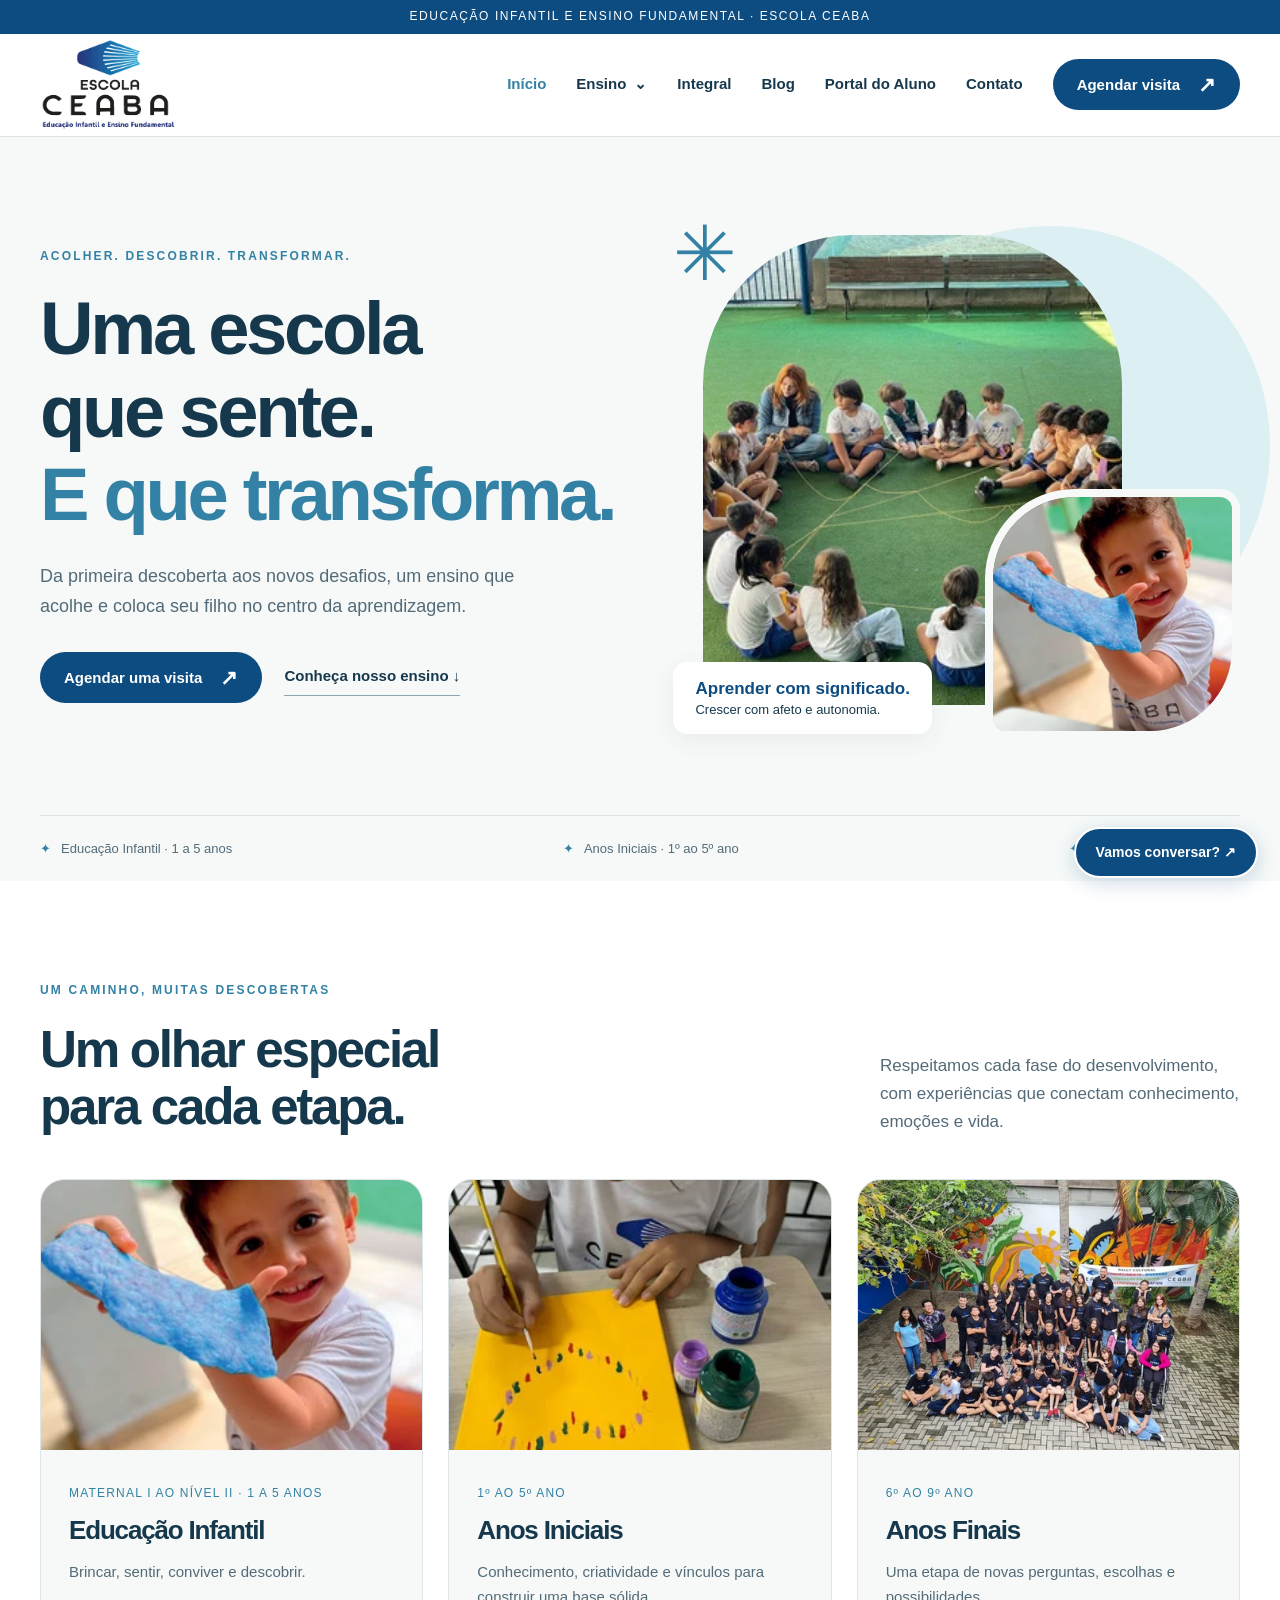
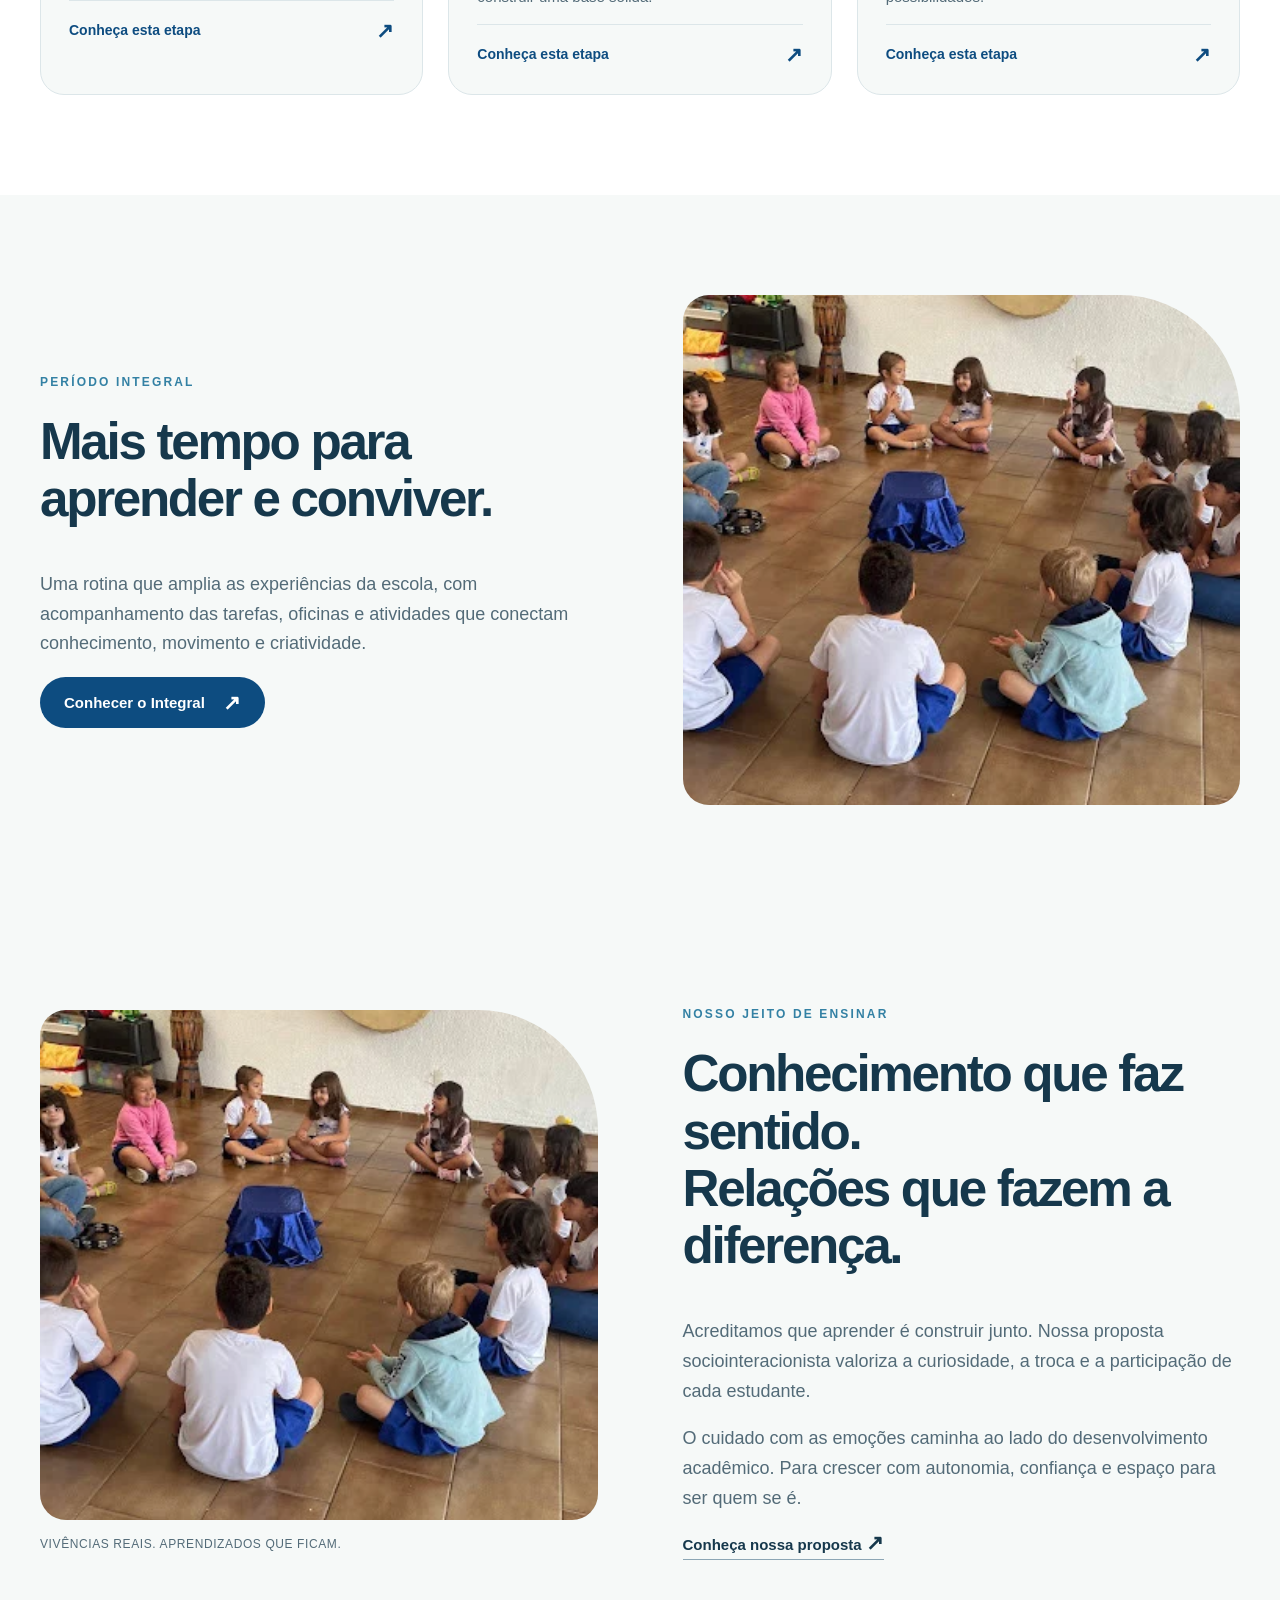
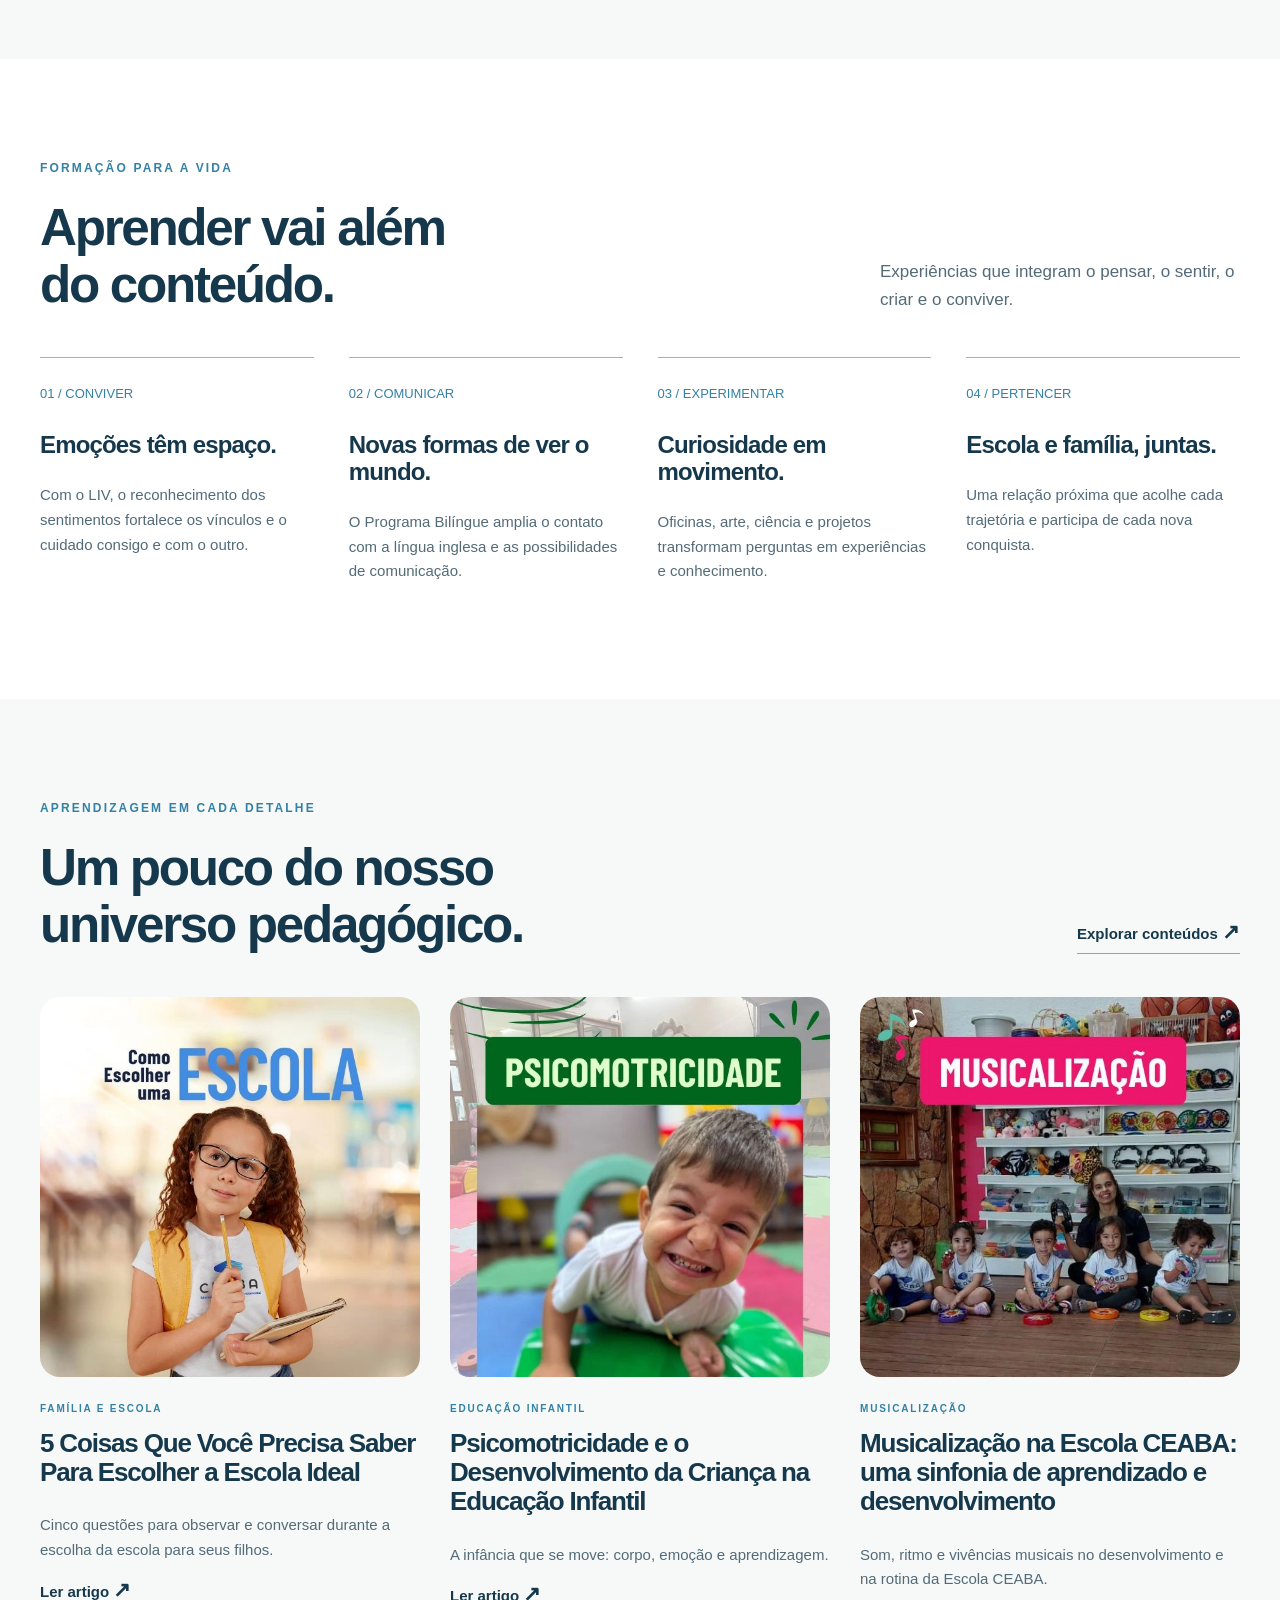
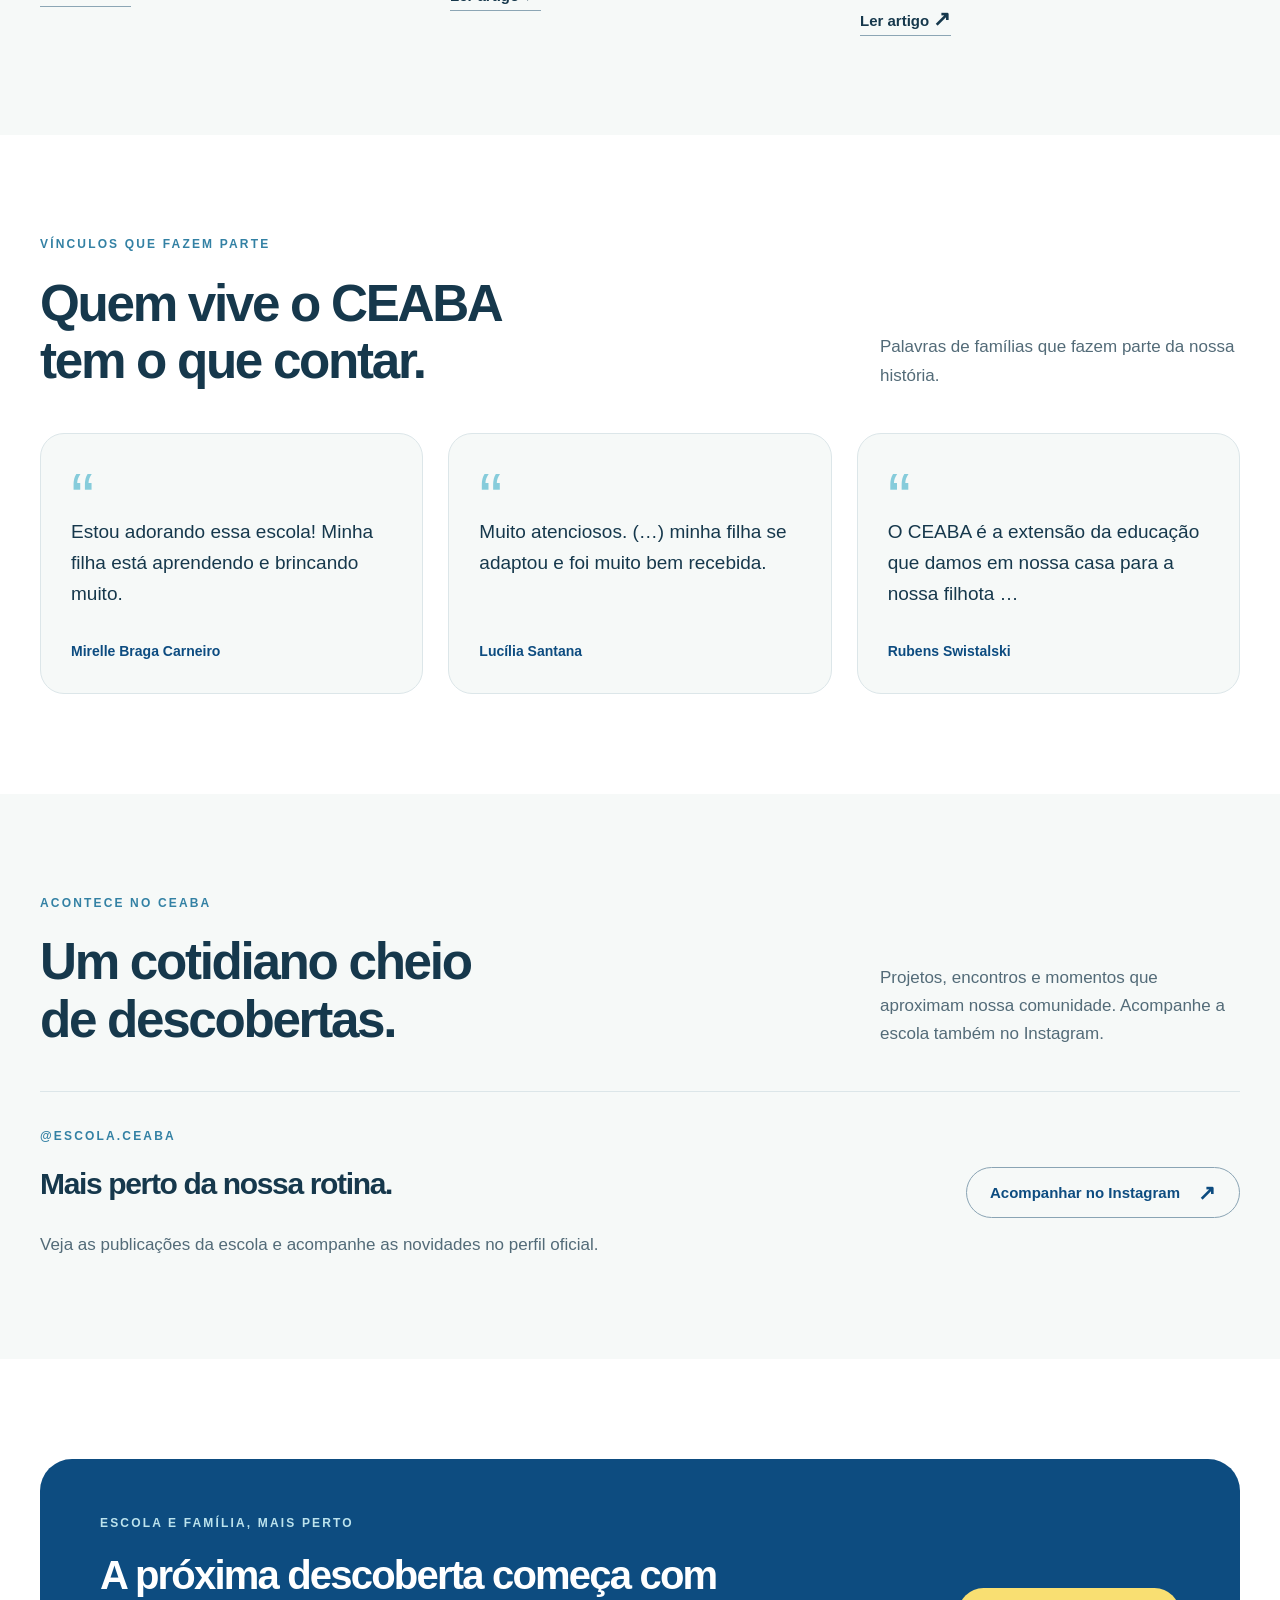
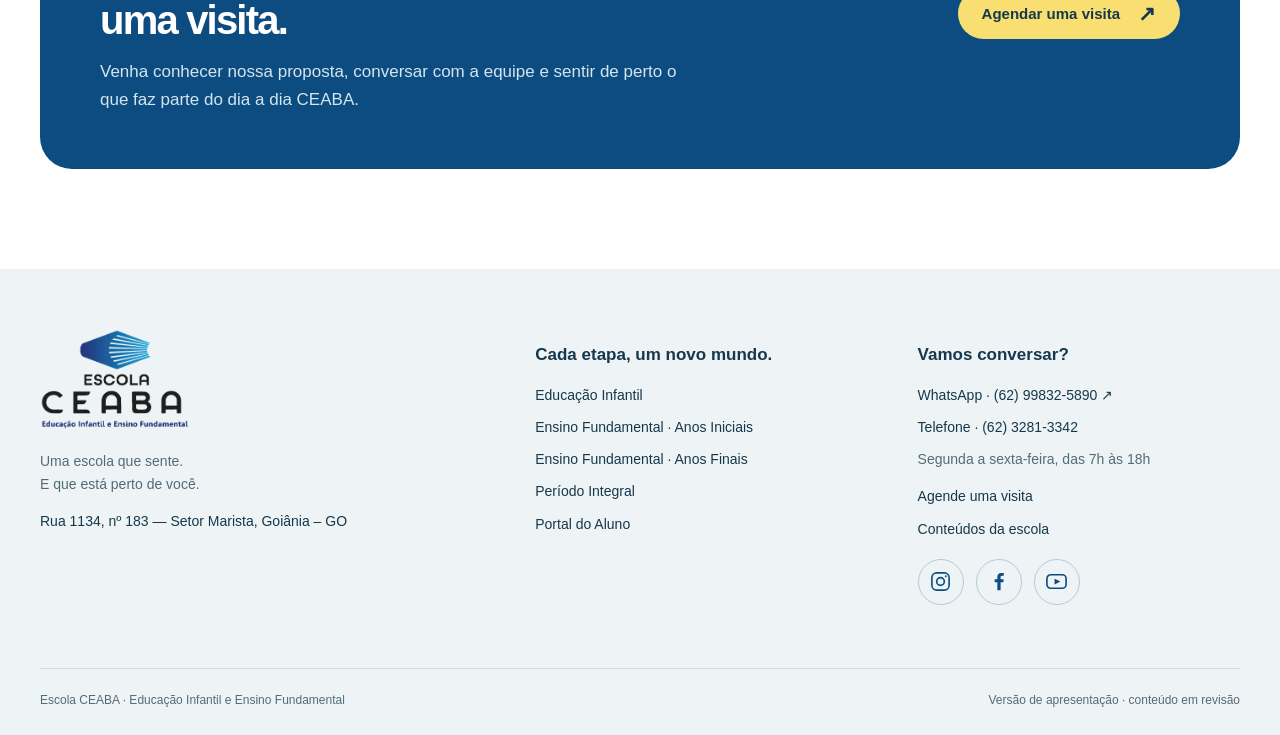
<file: public/index.html>
<!doctype html>
<html lang="pt-BR"><head><meta charset="utf-8"><meta name="viewport" content="width=device-width,initial-scale=1">
<title>Uma escola que sente. E que transforma. | Escola CEABA</title><meta name="description" content="Conheça a proposta da Escola CEABA: Educação Infantil e Ensino Fundamental com acolhimento, aprendizagem e desenvolvimento integral.">
<meta name="robots" content="noindex,nofollow"><meta name="theme-color" content="#0d4c80">
<meta property="og:title" content="Uma escola que sente. E que transforma. | Escola CEABA"><meta property="og:description" content="Conheça a proposta da Escola CEABA: Educação Infantil e Ensino Fundamental com acolhimento, aprendizagem e desenvolvimento integral."><meta property="og:type" content="website"><meta property="og:locale" content="pt_BR">
<link rel="icon" href="assets/logo.png"><link rel="stylesheet" href="assets/style.css"><script src="assets/app.js" defer></script></head>
<body><a class="skip" href="#conteudo">Pular para o conteúdo</a><div class="topline">EDUCAÇÃO INFANTIL E ENSINO FUNDAMENTAL · ESCOLA CEABA</div>
<header class="header"><div class="wrap"><a class="brand" href="index.html" aria-label="Escola CEABA — início"><img src="assets/logo.png" alt="Escola CEABA" width="137" height="91"></a>
<button class="mobile-toggle" aria-controls="navigation" aria-expanded="false">Menu ☰</button>
<nav class="nav" id="navigation" aria-label="Navegação principal"><a href="index.html" aria-current="page">Início</a><details><summary>Ensino</summary><div class="subnav"><a href="educacao-infantil.html">Educação Infantil</a><a href="anos-iniciais.html">Anos Iniciais · 1º ao 5º</a><a href="anos-finais.html">Anos Finais · 6º ao 9º</a></div></details><a href="integral.html">Integral</a><a href="blog.html">Blog</a><a href="portal-do-aluno.html">Portal do Aluno</a><a href="contato.html">Contato</a><a class="button " href="https://wa.me/5562998325890?text=Ol%C3%A1%21%20Estou%20entrando%20em%20contato%20atrav%C3%A9s%20do%20SITE%20para%20agendar%20uma%20visita." target="_blank" rel="noopener noreferrer">Agendar visita<span class="arrow" aria-hidden="true">↗</span></a></nav></div></header>
<main id="conteudo"><section class="hero"><div class="wrap"><div class="hero-grid"><div><span class="eyebrow">ACOLHER. DESCOBRIR. TRANSFORMAR.</span><h1>Uma escola<br>que sente.<br><em>E que transforma.</em></h1><p class="intro">Da primeira descoberta aos novos desafios, um ensino que acolhe e coloca seu filho no centro da aprendizagem.</p><div class="hero-actions"><a class="button " href="https://wa.me/5562998325890?text=Ol%C3%A1%21%20Estou%20entrando%20em%20contato%20atrav%C3%A9s%20do%20SITE%20para%20agendar%20uma%20visita." target="_blank" rel="noopener noreferrer">Agendar uma visita<span class="arrow" aria-hidden="true">↗</span></a><a class="text-link" href="#ensino">Conheça nosso ensino ↓</a></div></div><div class="hero-visual"><span class="visual-circle" aria-hidden="true"></span><span class="sun" aria-hidden="true">✳</span><img src="assets/acolhimento.webp" alt="Crianças em uma atividade coletiva no espaço da Escola CEABA" class="photo-main" loading="eager" decoding="async"><img src="assets/infantil.webp" alt="Criança explorando materiais em uma vivência da Educação Infantil" class="photo-small" loading="eager" decoding="async"><div class="photo-note"><strong>Aprender com significado.</strong>Crescer com afeto e autonomia.</div></div></div><div class="hero-bottom"><span>Educação Infantil · 1 a 5 anos</span><span>Anos Iniciais · 1º ao 5º ano</span><span>Anos Finais · 6º ao 9º ano</span></div></div></section>
<section class="section" id="ensino"><div class="wrap"><div class="section-head"><div><span class="eyebrow">UM CAMINHO, MUITAS DESCOBERTAS</span><h2>Um olhar especial<br>para cada etapa.</h2></div><p>Respeitamos cada fase do desenvolvimento, com experiências que conectam conhecimento, emoções e vida.</p></div><div class="stages"><a class="stage" href="educacao-infantil.html"><img src="assets/infantil.webp" alt="Vivência pedagógica da Escola CEABA" class="" loading="lazy" decoding="async"><div class="stage-body"><span class="label">Maternal I ao Nível II · 1 a 5 anos</span><h3>Educação Infantil</h3><p>Brincar, sentir, conviver e descobrir.</p><span class="more">Conheça esta etapa <span class="arrow" aria-hidden="true">↗</span></span></div></a><a class="stage" href="anos-iniciais.html"><img src="assets/iniciais.webp" alt="Vivência pedagógica da Escola CEABA" class="" loading="lazy" decoding="async"><div class="stage-body"><span class="label">1º ao 5º ano</span><h3>Anos Iniciais</h3><p>Conhecimento, criatividade e vínculos para construir uma base sólida.</p><span class="more">Conheça esta etapa <span class="arrow" aria-hidden="true">↗</span></span></div></a><a class="stage" href="anos-finais.html"><img src="assets/finais.webp" alt="Vivência pedagógica da Escola CEABA" class="" loading="lazy" decoding="async"><div class="stage-body"><span class="label">6º ao 9º ano</span><h3>Anos Finais</h3><p>Uma etapa de novas perguntas, escolhas e possibilidades.</p><span class="more">Conheça esta etapa <span class="arrow" aria-hidden="true">↗</span></span></div></a></div></div></section>
<section class="section soft"><div class="wrap split"><div><span class="eyebrow">PERÍODO INTEGRAL</span><h2>Mais tempo para<br>aprender e conviver.</h2><p>Uma rotina que amplia as experiências da escola, com acompanhamento das tarefas, oficinas e atividades que conectam conhecimento, movimento e criatividade.</p><a class="button " href="integral.html">Conhecer o Integral<span class="arrow" aria-hidden="true">↗</span></a></div><div class="split-photo"><img src="assets/musica.webp" alt="Crianças em uma atividade coletiva na Escola CEABA" class="" loading="lazy" decoding="async"></div></div></section><section class="section soft" id="proposta"><div class="wrap split"><div class="split-photo"><img src="assets/musica.webp" alt="Estudantes em uma atividade de musicalização na Escola CEABA" class="" loading="lazy" decoding="async"><div class="caption">VIVÊNCIAS REAIS. APRENDIZADOS QUE FICAM.</div></div><div><span class="eyebrow">NOSSO JEITO DE ENSINAR</span><h2>Conhecimento que faz sentido.<br>Relações que fazem a diferença.</h2><p>Acreditamos que aprender é construir junto. Nossa proposta sociointeracionista valoriza a curiosidade, a troca e a participação de cada estudante.</p><p>O cuidado com as emoções caminha ao lado do desenvolvimento acadêmico. Para crescer com autonomia, confiança e espaço para ser quem se é.</p><a class="text-link" href="blog-aprender-com-o-outro.html">Conheça nossa proposta <span class="arrow" aria-hidden="true">↗</span></a></div></div></section>
<section class="section"><div class="wrap"><div class="section-head"><div><span class="eyebrow">FORMAÇÃO PARA A VIDA</span><h2>Aprender vai além<br>do conteúdo.</h2></div><p>Experiências que integram o pensar, o sentir, o criar e o conviver.</p></div><div class="pillars"><div class="pillar"><span class="pillar-number">01 / CONVIVER</span><h3>Emoções têm espaço.</h3><p>Com o LIV, o reconhecimento dos sentimentos fortalece os vínculos e o cuidado consigo e com o outro.</p></div><div class="pillar"><span class="pillar-number">02 / COMUNICAR</span><h3>Novas formas de ver o mundo.</h3><p>O Programa Bilíngue amplia o contato com a língua inglesa e as possibilidades de comunicação.</p></div><div class="pillar"><span class="pillar-number">03 / EXPERIMENTAR</span><h3>Curiosidade em movimento.</h3><p>Oficinas, arte, ciência e projetos transformam perguntas em experiências e conhecimento.</p></div><div class="pillar"><span class="pillar-number">04 / PERTENCER</span><h3>Escola e família, juntas.</h3><p>Uma relação próxima que acolhe cada trajetória e participa de cada nova conquista.</p></div></div></div></section>
<section class="section soft"><div class="wrap"><div class="section-head"><div><span class="eyebrow">APRENDIZAGEM EM CADA DETALHE</span><h2>Um pouco do nosso<br>universo pedagógico.</h2></div><a class="text-link" href="blog.html">Explorar conteúdos <span class="arrow" aria-hidden="true">↗</span></a></div><div class="story-grid"><article class="story cover-square"><a href="blog-escolher-escola-ideal.html"><img src="assets/blog-escolher-escola-ideal.webp" alt="Criança com mochila e caderno na capa Como Escolher uma Escola." class="" loading="lazy" decoding="async"><span class="eyebrow">Família e escola</span><h3>5 Coisas Que Você Precisa Saber Para Escolher a Escola Ideal</h3><p>Cinco questões para observar e conversar durante a escolha da escola para seus filhos.</p><span class="text-link">Ler artigo <span class="arrow" aria-hidden="true">↗</span></span></a></article><article class="story cover-square"><a href="blog-psicomotricidade.html"><img src="assets/blog-psicomotricidade.webp" alt="Criança em uma atividade motora na capa do artigo sobre psicomotricidade." class="" loading="lazy" decoding="async"><span class="eyebrow">Educação Infantil</span><h3>Psicomotricidade e o Desenvolvimento da Criança na Educação Infantil</h3><p>A infância que se move: corpo, emoção e aprendizagem.</p><span class="text-link">Ler artigo <span class="arrow" aria-hidden="true">↗</span></span></a></article><article class="story cover-square"><a href="blog-musicalizacao-infantil.html"><img src="assets/blog-musicalizacao-infantil.webp" alt="Professora e crianças com instrumentos na capa do artigo sobre musicalização." class="" loading="lazy" decoding="async"><span class="eyebrow">Musicalização</span><h3>Musicalização na Escola CEABA: uma sinfonia de aprendizado e desenvolvimento</h3><p>Som, ritmo e vivências musicais no desenvolvimento e na rotina da Escola CEABA.</p><span class="text-link">Ler artigo <span class="arrow" aria-hidden="true">↗</span></span></a></article></div></div></section><section class="section" id="depoimentos"><div class="wrap"><div class="section-head"><div><span class="eyebrow">VÍNCULOS QUE FAZEM PARTE</span><h2>Quem vive o CEABA<br>tem o que contar.</h2></div><p>Palavras de famílias que fazem parte da nossa história.</p></div><div class="testimonials"><figure class="testimonial"><span class="quote-mark" aria-hidden="true">“</span><blockquote>Estou adorando essa escola! Minha filha está aprendendo e brincando muito.</blockquote><figcaption>Mirelle Braga Carneiro</figcaption></figure><figure class="testimonial"><span class="quote-mark" aria-hidden="true">“</span><blockquote>Muito atenciosos. (…) minha filha se adaptou e foi muito bem recebida.</blockquote><figcaption>Lucília Santana</figcaption></figure><figure class="testimonial"><span class="quote-mark" aria-hidden="true">“</span><blockquote>O CEABA é a extensão da educação que damos em nossa casa para a nossa filhota …</blockquote><figcaption>Rubens Swistalski</figcaption></figure></div></div></section><section class="section soft" id="instagram"><div class="wrap"><div class="section-head"><div><span class="eyebrow">ACONTECE NO CEABA</span><h2>Um cotidiano cheio<br>de descobertas.</h2></div><p>Projetos, encontros e momentos que aproximam nossa comunidade. Acompanhe a escola também no Instagram.</p></div><div class="instagram-invite"><div><span class="eyebrow">@ESCOLA.CEABA</span><h3>Mais perto da nossa rotina.</h3><p>Veja as publicações da escola e acompanhe as novidades no perfil oficial.</p></div><a class="button outline" href="https://www.instagram.com/escola.ceaba" target="_blank" rel="noopener noreferrer">Acompanhar no Instagram<span class="arrow" aria-hidden="true">↗</span></a></div></div></section><section class="section"><div class="wrap"><div class="wide-cta"><div><span class="eyebrow" style="color:#bce3ed">ESCOLA E FAMÍLIA, MAIS PERTO</span><h2>A próxima descoberta começa com uma visita.</h2><p>Venha conhecer nossa proposta, conversar com a equipe e sentir de perto o que faz parte do dia a dia CEABA.</p></div><a class="button yellow" href="https://wa.me/5562998325890?text=Ol%C3%A1%21%20Estou%20entrando%20em%20contato%20atrav%C3%A9s%20do%20SITE%20para%20agendar%20uma%20visita." target="_blank" rel="noopener noreferrer">Agendar uma visita<span class="arrow" aria-hidden="true">↗</span></a></div></div></section></main>
<footer class="footer"><div class="wrap"><div class="footer-grid"><div><img src="assets/logo.png" alt="Escola CEABA" width="150" height="101" loading="lazy"><p>Uma escola que sente.<br>E que está perto de você.</p><a href="https://maps.app.goo.gl/WpX1V1PkWK7XWChd8" target="_blank" rel="noopener noreferrer">Rua 1134, nº 183 — Setor Marista, Goiânia – GO</a></div><div><h3>Cada etapa, um novo mundo.</h3><a href="educacao-infantil.html">Educação Infantil</a><a href="anos-iniciais.html">Ensino Fundamental · Anos Iniciais</a><a href="anos-finais.html">Ensino Fundamental · Anos Finais</a><a href="integral.html">Período Integral</a><a href="portal-do-aluno.html">Portal do Aluno</a></div><div><h3>Vamos conversar?</h3><a href="https://wa.me/5562998325890?text=Ol%C3%A1%21%20Estou%20entrando%20em%20contato%20atrav%C3%A9s%20do%20SITE%20para%20agendar%20uma%20visita." target="_blank" rel="noopener noreferrer">WhatsApp · (62) 99832-5890 ↗</a><a href="tel:+556232813342">Telefone · (62) 3281-3342</a><p>Segunda a sexta-feira, das 7h às 18h</p><a href="contato.html">Agende uma visita</a><a href="blog.html">Conteúdos da escola</a><div class="social-links icon-links" role="group" aria-label="Redes sociais da Escola CEABA"><a href="https://www.instagram.com/escola.ceaba" target="_blank" rel="noopener noreferrer" title="Instagram" aria-label="Instagram da Escola CEABA (abre em nova aba)"><svg viewBox="0 0 24 24" width="23" height="23" fill="none" stroke="currentColor" stroke-width="1.7" aria-hidden="true" focusable="false"><rect x="3" y="3" width="18" height="18" rx="5"/><circle cx="12" cy="12" r="4"/><circle cx="17.5" cy="6.5" r="1" fill="currentColor" stroke="none"/></svg></a><a href="https://www.facebook.com/ceabagoiania" target="_blank" rel="noopener noreferrer" title="Facebook" aria-label="Facebook da Escola CEABA (abre em nova aba)"><svg viewBox="0 0 24 24" width="23" height="23" fill="none" stroke="currentColor" stroke-width="1.7" aria-hidden="true" focusable="false"><path d="M14.2 21v-8.2H17l.4-3.2h-3.2v-2c0-.9.3-1.5 1.6-1.5h1.7V3.2c-.3 0-1.3-.2-2.5-.2-2.5 0-4.2 1.5-4.2 4.3v2.3H8v3.2h2.8V21z" fill="currentColor" stroke="none"/></svg></a><a href="https://www.youtube.com/@escolaceaba/videos" target="_blank" rel="noopener noreferrer" title="YouTube" aria-label="YouTube da Escola CEABA (abre em nova aba)"><svg viewBox="0 0 24 24" width="23" height="23" fill="none" stroke="currentColor" stroke-width="1.7" aria-hidden="true" focusable="false"><rect x="2" y="5" width="20" height="14" rx="4"/><path d="m10 9 6 3-6 3z" fill="currentColor" stroke="none"/></svg></a></div></div></div><div class="footer-bottom"><span>Escola CEABA · Educação Infantil e Ensino Fundamental</span><span>Versão de apresentação · conteúdo em revisão</span></div></div></footer>
<a class="whatsapp" href="https://wa.me/5562998325890?text=Ol%C3%A1%21%20Estou%20entrando%20em%20contato%20atrav%C3%A9s%20do%20SITE%20para%20agendar%20uma%20visita." target="_blank" rel="noopener noreferrer" aria-label="Conversar com a Escola CEABA pelo WhatsApp (abre em nova aba)">Vamos conversar? ↗</a></body></html>
</file>
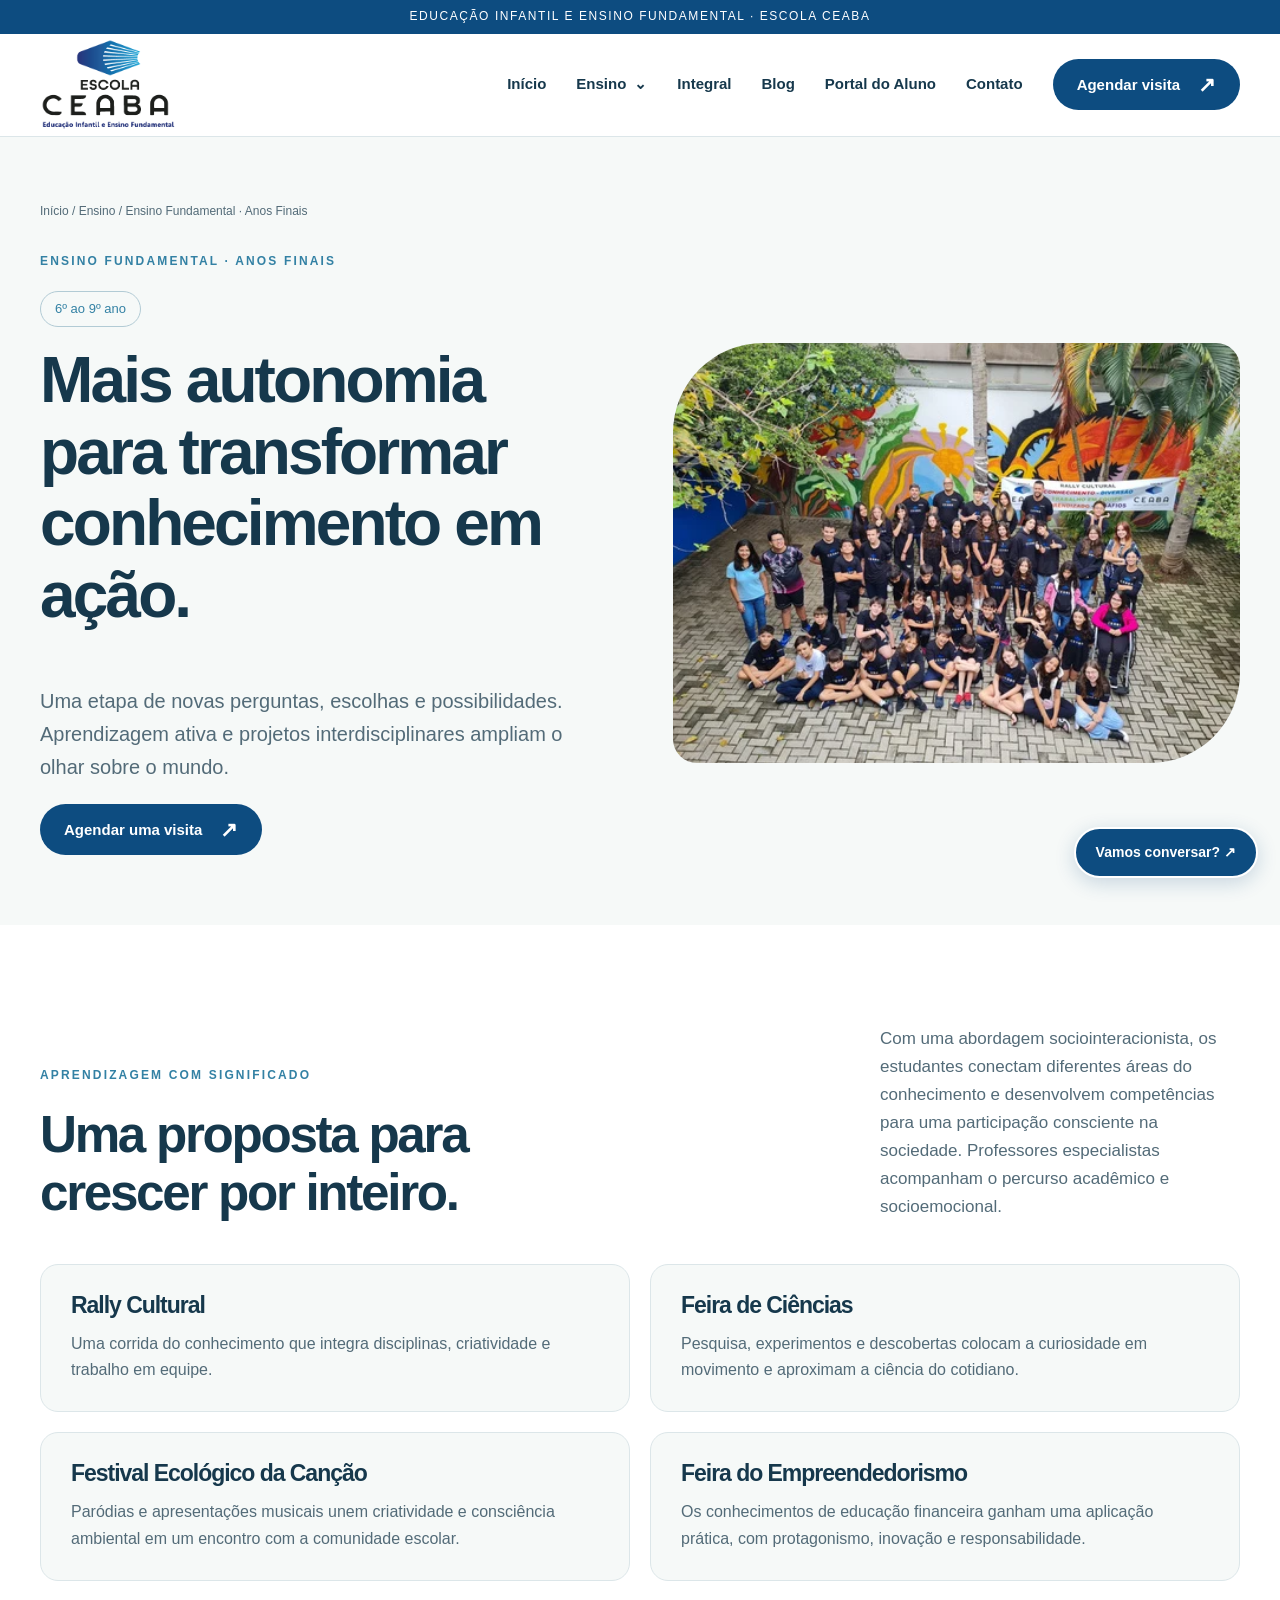
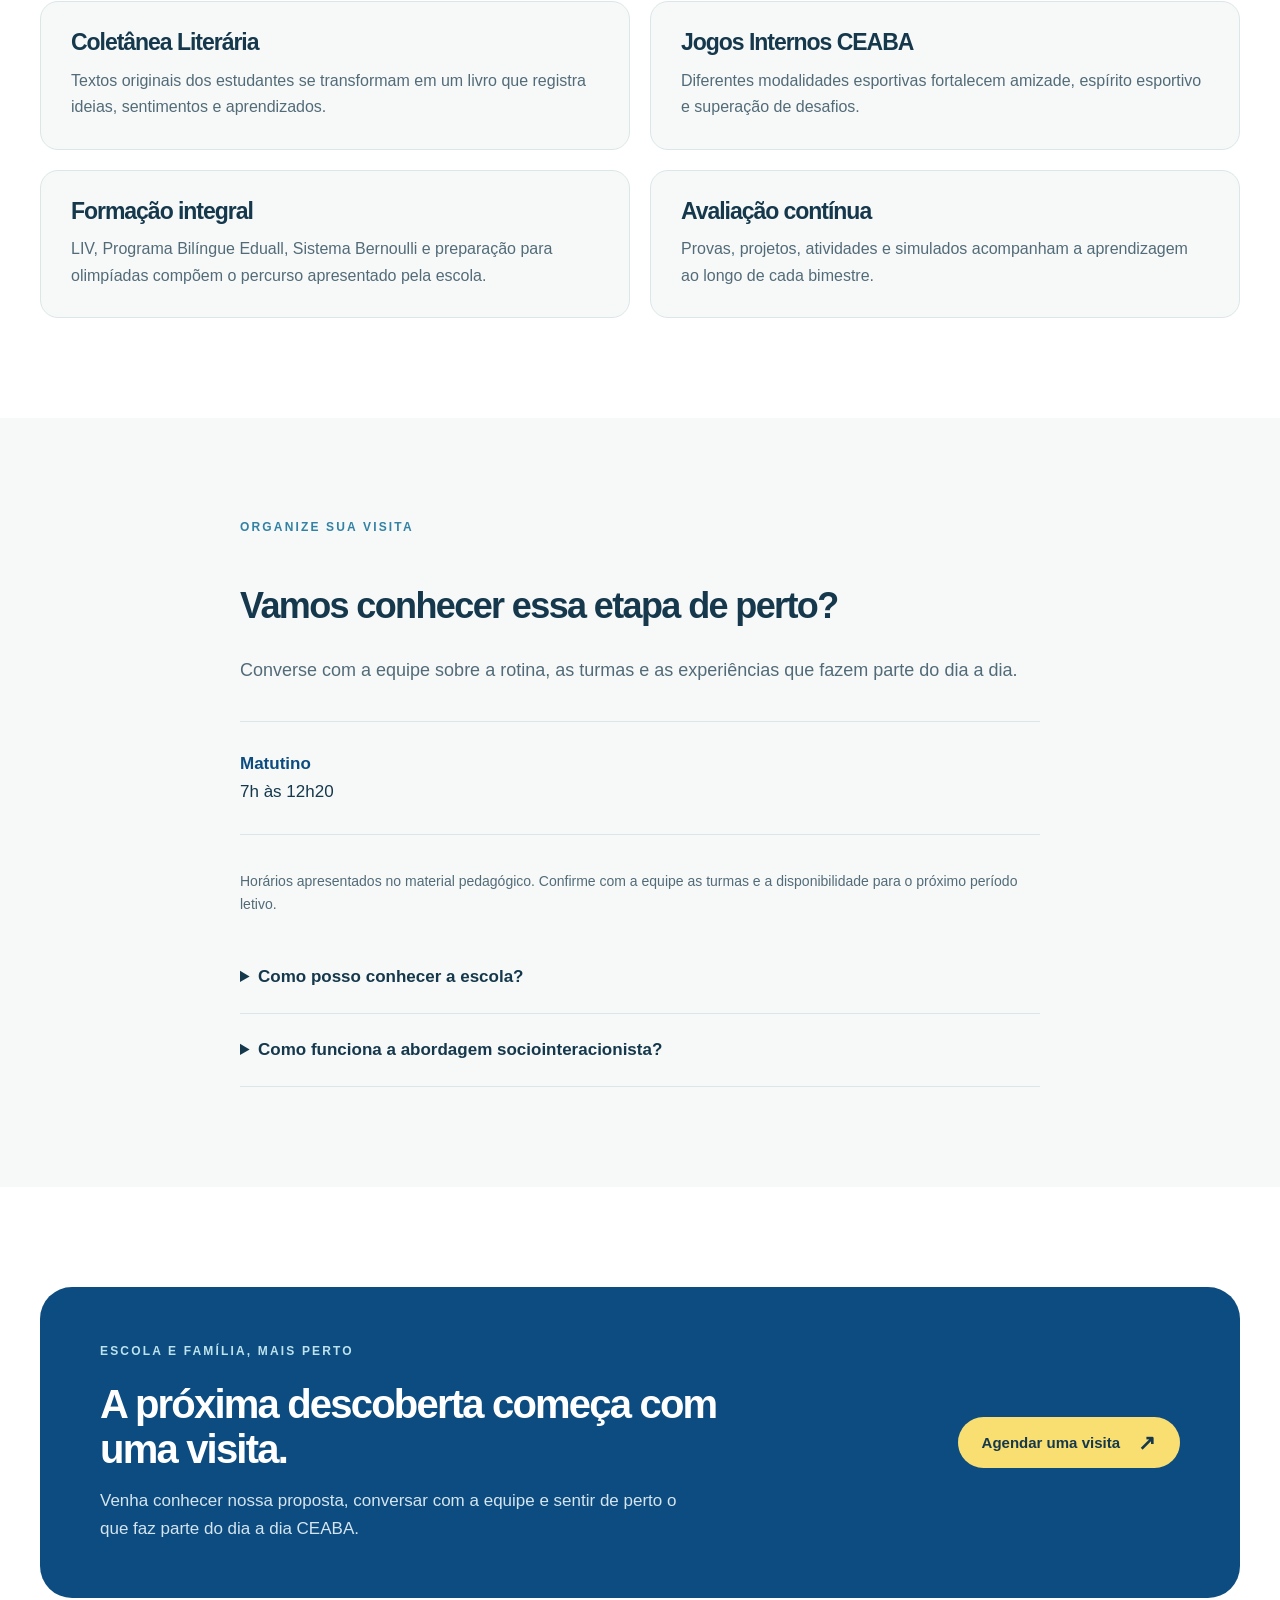
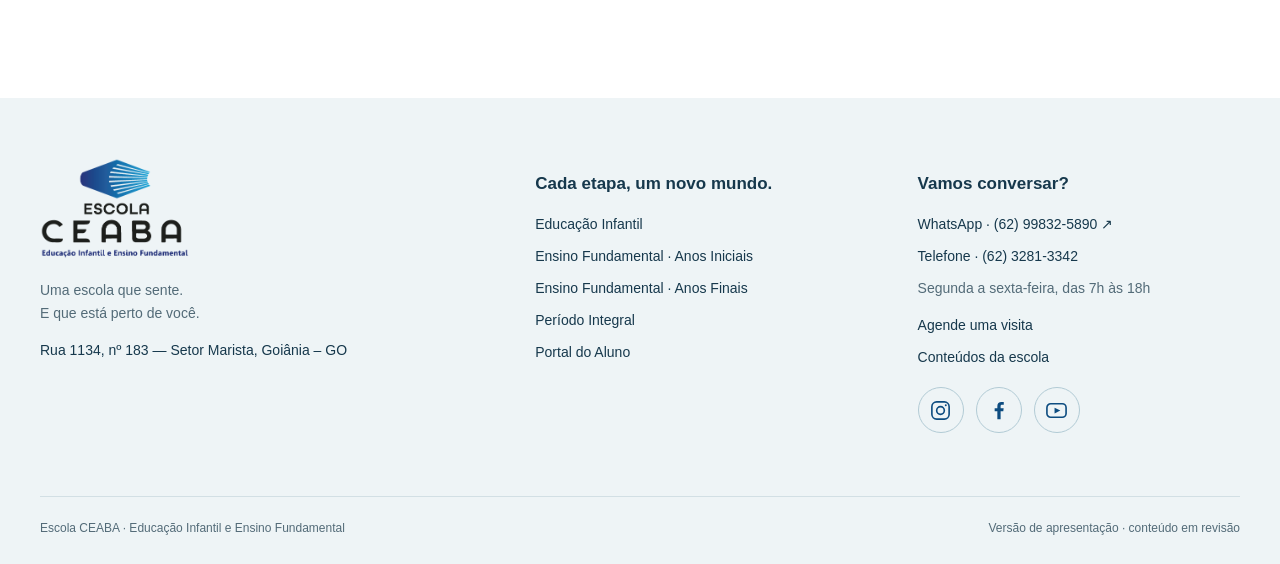
<file: public/anos-finais.html>
<!doctype html>
<html lang="pt-BR"><head><meta charset="utf-8"><meta name="viewport" content="width=device-width,initial-scale=1">
<title>Ensino Fundamental · Anos Finais | Escola CEABA</title><meta name="description" content="Uma etapa de novas perguntas, escolhas e possibilidades. Aprendizagem ativa e projetos interdisciplinares ampliam o olhar sobre o mundo.">
<meta name="robots" content="noindex,nofollow"><meta name="theme-color" content="#0d4c80">
<meta property="og:title" content="Ensino Fundamental · Anos Finais | Escola CEABA"><meta property="og:description" content="Uma etapa de novas perguntas, escolhas e possibilidades. Aprendizagem ativa e projetos interdisciplinares ampliam o olhar sobre o mundo."><meta property="og:type" content="website"><meta property="og:locale" content="pt_BR">
<link rel="icon" href="assets/logo.png"><link rel="stylesheet" href="assets/style.css"><script src="assets/app.js" defer></script></head>
<body><a class="skip" href="#conteudo">Pular para o conteúdo</a><div class="topline">EDUCAÇÃO INFANTIL E ENSINO FUNDAMENTAL · ESCOLA CEABA</div>
<header class="header"><div class="wrap"><a class="brand" href="index.html" aria-label="Escola CEABA — início"><img src="assets/logo.png" alt="Escola CEABA" width="137" height="91"></a>
<button class="mobile-toggle" aria-controls="navigation" aria-expanded="false">Menu ☰</button>
<nav class="nav" id="navigation" aria-label="Navegação principal"><a href="index.html">Início</a><details><summary>Ensino</summary><div class="subnav"><a href="educacao-infantil.html">Educação Infantil</a><a href="anos-iniciais.html">Anos Iniciais · 1º ao 5º</a><a href="anos-finais.html" aria-current="page">Anos Finais · 6º ao 9º</a></div></details><a href="integral.html">Integral</a><a href="blog.html">Blog</a><a href="portal-do-aluno.html">Portal do Aluno</a><a href="contato.html">Contato</a><a class="button " href="https://wa.me/5562998325890?text=Ol%C3%A1%21%20Estou%20entrando%20em%20contato%20atrav%C3%A9s%20do%20SITE%20para%20agendar%20uma%20visita." target="_blank" rel="noopener noreferrer">Agendar visita<span class="arrow" aria-hidden="true">↗</span></a></nav></div></header>
<main id="conteudo"><section class="page-hero"><div class="wrap"><div class="crumb"><a href="index.html">Início</a> / Ensino / Ensino Fundamental · Anos Finais</div><div class="split"><div><span class="eyebrow">Ensino Fundamental · Anos Finais</span><span class="age">6º ao 9º ano</span><h1>Mais autonomia para transformar conhecimento em ação.</h1><p class="lead">Uma etapa de novas perguntas, escolhas e possibilidades. Aprendizagem ativa e projetos interdisciplinares ampliam o olhar sobre o mundo.</p><a class="button " href="https://wa.me/5562998325890?text=Ol%C3%A1%21%20Estou%20entrando%20em%20contato%20atrav%C3%A9s%20do%20SITE%20para%20agendar%20uma%20visita." target="_blank" rel="noopener noreferrer">Agendar uma visita<span class="arrow" aria-hidden="true">↗</span></a></div><img src="assets/finais.webp" alt="Vivência pedagógica da Escola CEABA" class="" loading="eager" decoding="async"></div></div></section><section class="section"><div class="wrap"><div class="section-head"><div><span class="eyebrow">APRENDIZAGEM COM SIGNIFICADO</span><h2>Uma proposta para<br>crescer por inteiro.</h2></div><p>Com uma abordagem sociointeracionista, os estudantes conectam diferentes áreas do conhecimento e desenvolvem competências para uma participação consciente na sociedade. Professores especialistas acompanham o percurso acadêmico e socioemocional.</p></div><div class="projects"><article class="project"><h3>Rally Cultural</h3><p>Uma corrida do conhecimento que integra disciplinas, criatividade e trabalho em equipe.</p></article><article class="project"><h3>Feira de Ciências</h3><p>Pesquisa, experimentos e descobertas colocam a curiosidade em movimento e aproximam a ciência do cotidiano.</p></article><article class="project"><h3>Festival Ecológico da Canção</h3><p>Paródias e apresentações musicais unem criatividade e consciência ambiental em um encontro com a comunidade escolar.</p></article><article class="project"><h3>Feira do Empreendedorismo</h3><p>Os conhecimentos de educação financeira ganham uma aplicação prática, com protagonismo, inovação e responsabilidade.</p></article><article class="project"><h3>Coletânea Literária</h3><p>Textos originais dos estudantes se transformam em um livro que registra ideias, sentimentos e aprendizados.</p></article><article class="project"><h3>Jogos Internos CEABA</h3><p>Diferentes modalidades esportivas fortalecem amizade, espírito esportivo e superação de desafios.</p></article><article class="project"><h3>Formação integral</h3><p>LIV, Programa Bilíngue Eduall, Sistema Bernoulli e preparação para olimpíadas compõem o percurso apresentado pela escola.</p></article><article class="project"><h3>Avaliação contínua</h3><p>Provas, projetos, atividades e simulados acompanham a aprendizagem ao longo de cada bimestre.</p></article></div></div></section><section class="section soft"><div class="wrap content"><span class="eyebrow">ORGANIZE SUA VISITA</span><h2>Vamos conhecer essa etapa de perto?</h2><p>Converse com a equipe sobre a rotina, as turmas e as experiências que fazem parte do dia a dia.</p><div class="schedule"><div><strong>Matutino</strong>7h às 12h20</div></div><p style="font-size:14px">Horários apresentados no material pedagógico. Confirme com a equipe as turmas e a disponibilidade para o próximo período letivo.</p><div class="faq"><details><summary>Como posso conhecer a escola?</summary><p>Agende uma visita pelo WhatsApp. Nossa equipe poderá conversar sobre a proposta pedagógica e combinar um horário para receber sua família.</p></details><details><summary>Como funciona a abordagem sociointeracionista?</summary><p>A aprendizagem é construída por meio das interações, das experiências e da participação ativa dos estudantes. O professor faz a mediação, reconhecendo o repertório e o desenvolvimento de cada aluno.</p></details></div></div></section><section class="section"><div class="wrap"><div class="wide-cta"><div><span class="eyebrow" style="color:#bce3ed">ESCOLA E FAMÍLIA, MAIS PERTO</span><h2>A próxima descoberta começa com uma visita.</h2><p>Venha conhecer nossa proposta, conversar com a equipe e sentir de perto o que faz parte do dia a dia CEABA.</p></div><a class="button yellow" href="https://wa.me/5562998325890?text=Ol%C3%A1%21%20Estou%20entrando%20em%20contato%20atrav%C3%A9s%20do%20SITE%20para%20agendar%20uma%20visita." target="_blank" rel="noopener noreferrer">Agendar uma visita<span class="arrow" aria-hidden="true">↗</span></a></div></div></section></main>
<footer class="footer"><div class="wrap"><div class="footer-grid"><div><img src="assets/logo.png" alt="Escola CEABA" width="150" height="101" loading="lazy"><p>Uma escola que sente.<br>E que está perto de você.</p><a href="https://maps.app.goo.gl/WpX1V1PkWK7XWChd8" target="_blank" rel="noopener noreferrer">Rua 1134, nº 183 — Setor Marista, Goiânia – GO</a></div><div><h3>Cada etapa, um novo mundo.</h3><a href="educacao-infantil.html">Educação Infantil</a><a href="anos-iniciais.html">Ensino Fundamental · Anos Iniciais</a><a href="anos-finais.html">Ensino Fundamental · Anos Finais</a><a href="integral.html">Período Integral</a><a href="portal-do-aluno.html">Portal do Aluno</a></div><div><h3>Vamos conversar?</h3><a href="https://wa.me/5562998325890?text=Ol%C3%A1%21%20Estou%20entrando%20em%20contato%20atrav%C3%A9s%20do%20SITE%20para%20agendar%20uma%20visita." target="_blank" rel="noopener noreferrer">WhatsApp · (62) 99832-5890 ↗</a><a href="tel:+556232813342">Telefone · (62) 3281-3342</a><p>Segunda a sexta-feira, das 7h às 18h</p><a href="contato.html">Agende uma visita</a><a href="blog.html">Conteúdos da escola</a><div class="social-links icon-links" role="group" aria-label="Redes sociais da Escola CEABA"><a href="https://www.instagram.com/escola.ceaba" target="_blank" rel="noopener noreferrer" title="Instagram" aria-label="Instagram da Escola CEABA (abre em nova aba)"><svg viewBox="0 0 24 24" width="23" height="23" fill="none" stroke="currentColor" stroke-width="1.7" aria-hidden="true" focusable="false"><rect x="3" y="3" width="18" height="18" rx="5"/><circle cx="12" cy="12" r="4"/><circle cx="17.5" cy="6.5" r="1" fill="currentColor" stroke="none"/></svg></a><a href="https://www.facebook.com/ceabagoiania" target="_blank" rel="noopener noreferrer" title="Facebook" aria-label="Facebook da Escola CEABA (abre em nova aba)"><svg viewBox="0 0 24 24" width="23" height="23" fill="none" stroke="currentColor" stroke-width="1.7" aria-hidden="true" focusable="false"><path d="M14.2 21v-8.2H17l.4-3.2h-3.2v-2c0-.9.3-1.5 1.6-1.5h1.7V3.2c-.3 0-1.3-.2-2.5-.2-2.5 0-4.2 1.5-4.2 4.3v2.3H8v3.2h2.8V21z" fill="currentColor" stroke="none"/></svg></a><a href="https://www.youtube.com/@escolaceaba/videos" target="_blank" rel="noopener noreferrer" title="YouTube" aria-label="YouTube da Escola CEABA (abre em nova aba)"><svg viewBox="0 0 24 24" width="23" height="23" fill="none" stroke="currentColor" stroke-width="1.7" aria-hidden="true" focusable="false"><rect x="2" y="5" width="20" height="14" rx="4"/><path d="m10 9 6 3-6 3z" fill="currentColor" stroke="none"/></svg></a></div></div></div><div class="footer-bottom"><span>Escola CEABA · Educação Infantil e Ensino Fundamental</span><span>Versão de apresentação · conteúdo em revisão</span></div></div></footer>
<a class="whatsapp" href="https://wa.me/5562998325890?text=Ol%C3%A1%21%20Estou%20entrando%20em%20contato%20atrav%C3%A9s%20do%20SITE%20para%20agendar%20uma%20visita." target="_blank" rel="noopener noreferrer" aria-label="Conversar com a Escola CEABA pelo WhatsApp (abre em nova aba)">Vamos conversar? ↗</a></body></html>
</file>
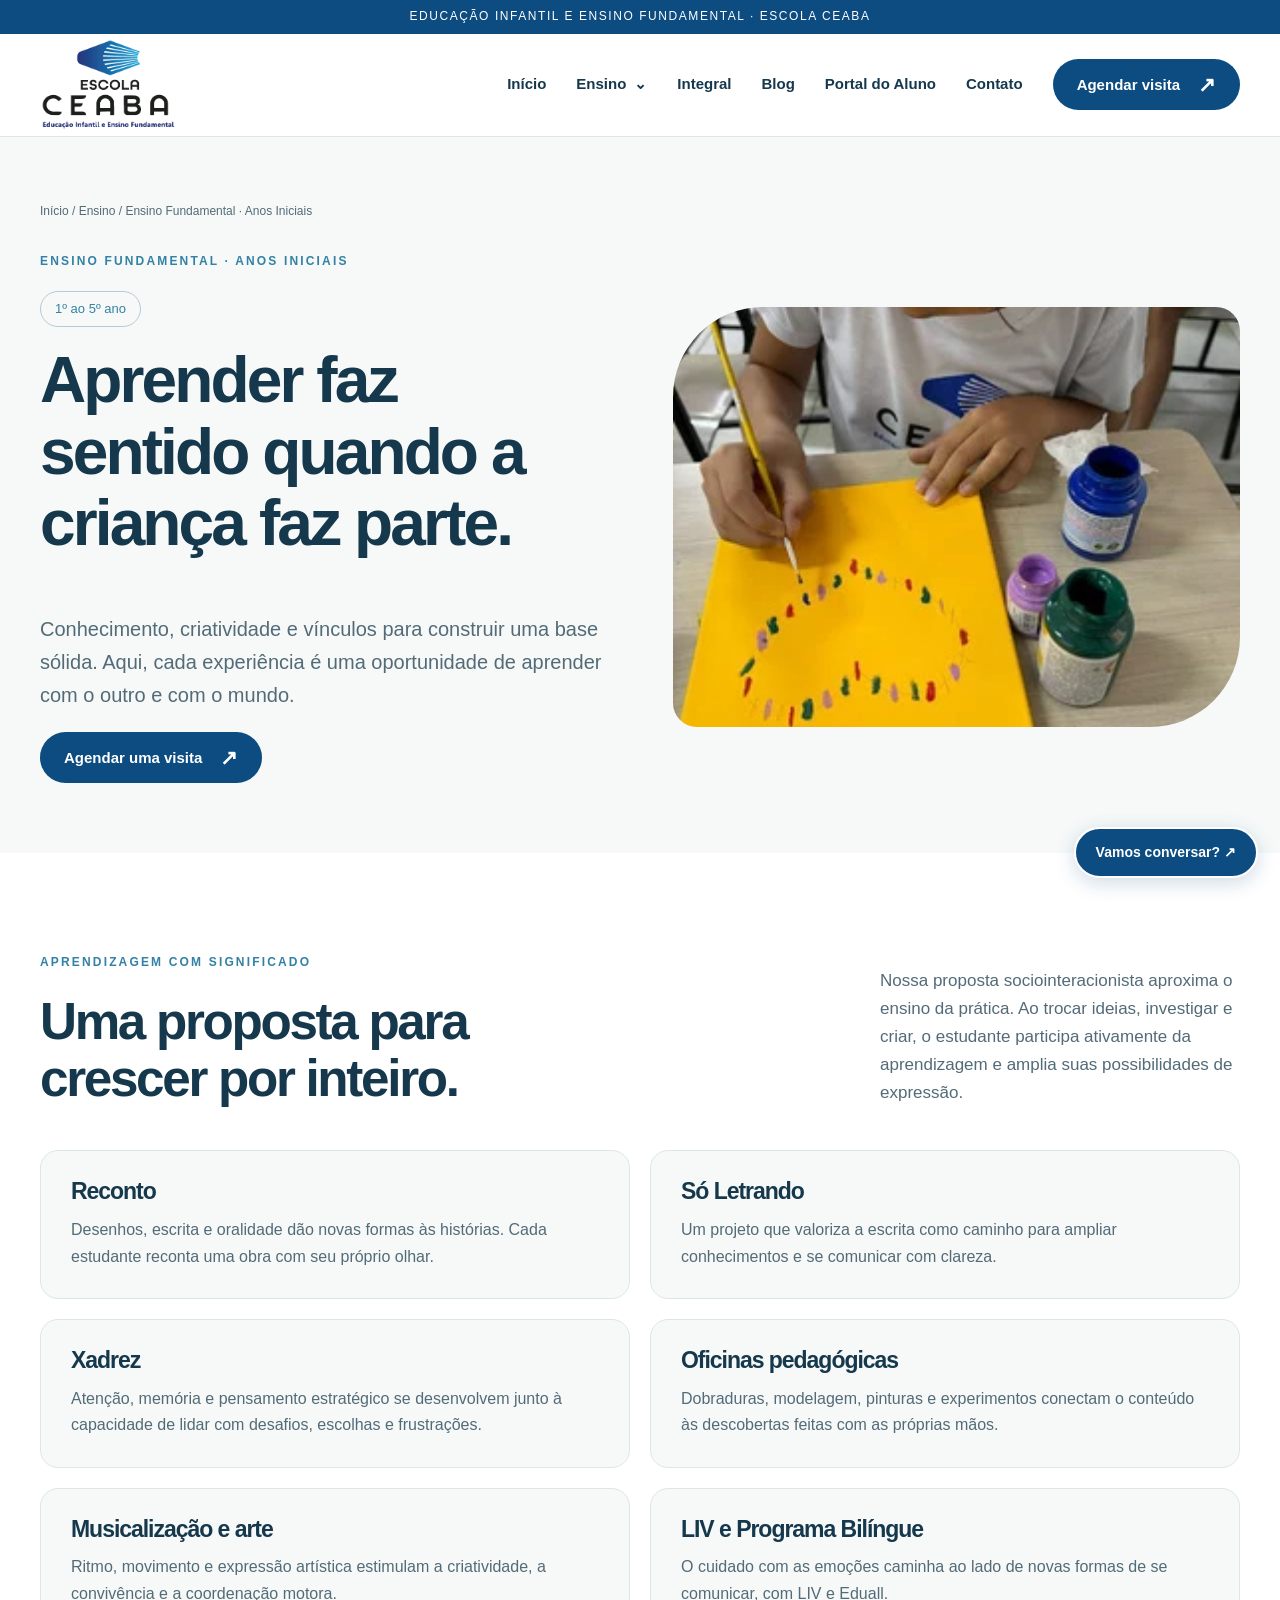
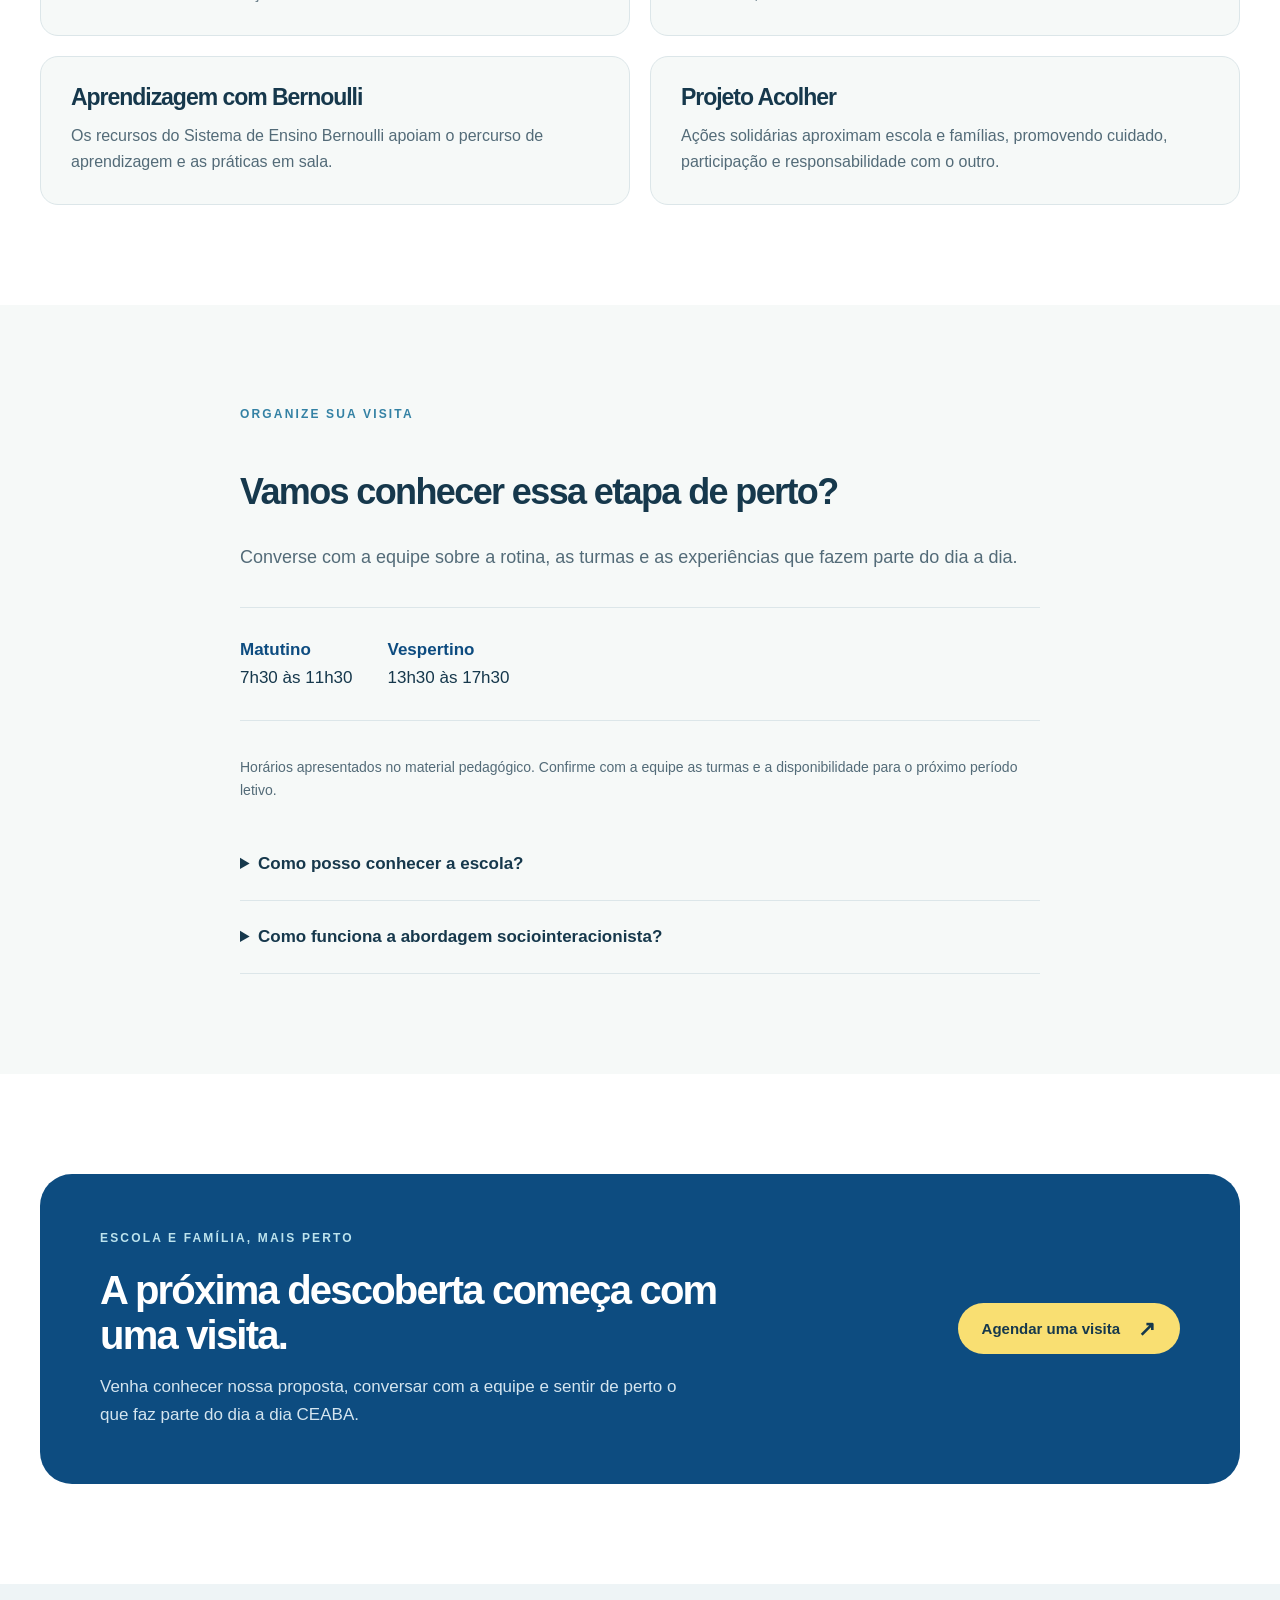
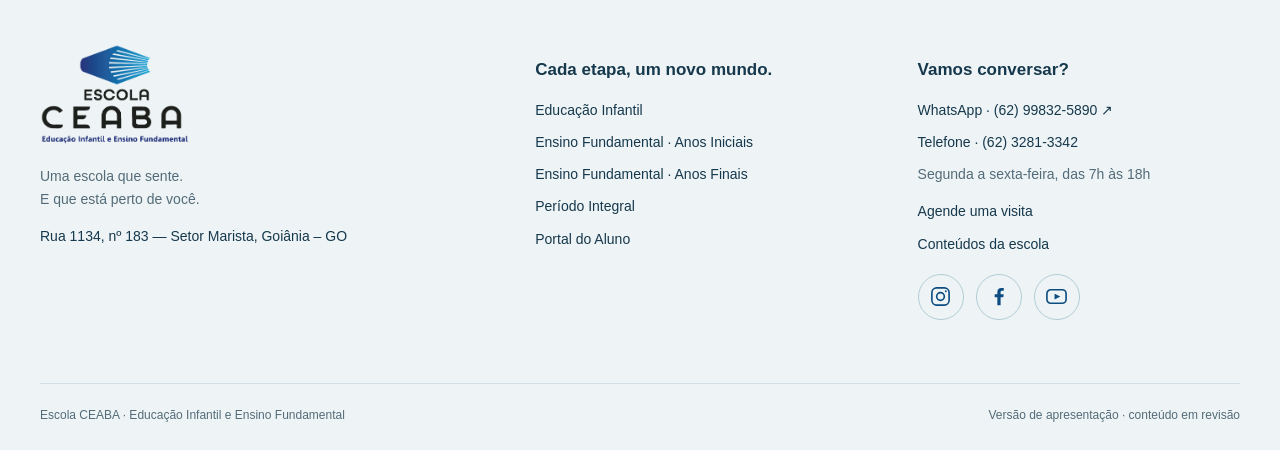
<file: public/anos-iniciais.html>
<!doctype html>
<html lang="pt-BR"><head><meta charset="utf-8"><meta name="viewport" content="width=device-width,initial-scale=1">
<title>Ensino Fundamental · Anos Iniciais | Escola CEABA</title><meta name="description" content="Conhecimento, criatividade e vínculos para construir uma base sólida. Aqui, cada experiência é uma oportunidade de aprender com o outro e com o mundo.">
<meta name="robots" content="noindex,nofollow"><meta name="theme-color" content="#0d4c80">
<meta property="og:title" content="Ensino Fundamental · Anos Iniciais | Escola CEABA"><meta property="og:description" content="Conhecimento, criatividade e vínculos para construir uma base sólida. Aqui, cada experiência é uma oportunidade de aprender com o outro e com o mundo."><meta property="og:type" content="website"><meta property="og:locale" content="pt_BR">
<link rel="icon" href="assets/logo.png"><link rel="stylesheet" href="assets/style.css"><script src="assets/app.js" defer></script></head>
<body><a class="skip" href="#conteudo">Pular para o conteúdo</a><div class="topline">EDUCAÇÃO INFANTIL E ENSINO FUNDAMENTAL · ESCOLA CEABA</div>
<header class="header"><div class="wrap"><a class="brand" href="index.html" aria-label="Escola CEABA — início"><img src="assets/logo.png" alt="Escola CEABA" width="137" height="91"></a>
<button class="mobile-toggle" aria-controls="navigation" aria-expanded="false">Menu ☰</button>
<nav class="nav" id="navigation" aria-label="Navegação principal"><a href="index.html">Início</a><details><summary>Ensino</summary><div class="subnav"><a href="educacao-infantil.html">Educação Infantil</a><a href="anos-iniciais.html" aria-current="page">Anos Iniciais · 1º ao 5º</a><a href="anos-finais.html">Anos Finais · 6º ao 9º</a></div></details><a href="integral.html">Integral</a><a href="blog.html">Blog</a><a href="portal-do-aluno.html">Portal do Aluno</a><a href="contato.html">Contato</a><a class="button " href="https://wa.me/5562998325890?text=Ol%C3%A1%21%20Estou%20entrando%20em%20contato%20atrav%C3%A9s%20do%20SITE%20para%20agendar%20uma%20visita." target="_blank" rel="noopener noreferrer">Agendar visita<span class="arrow" aria-hidden="true">↗</span></a></nav></div></header>
<main id="conteudo"><section class="page-hero"><div class="wrap"><div class="crumb"><a href="index.html">Início</a> / Ensino / Ensino Fundamental · Anos Iniciais</div><div class="split"><div><span class="eyebrow">Ensino Fundamental · Anos Iniciais</span><span class="age">1º ao 5º ano</span><h1>Aprender faz sentido quando a criança faz parte.</h1><p class="lead">Conhecimento, criatividade e vínculos para construir uma base sólida. Aqui, cada experiência é uma oportunidade de aprender com o outro e com o mundo.</p><a class="button " href="https://wa.me/5562998325890?text=Ol%C3%A1%21%20Estou%20entrando%20em%20contato%20atrav%C3%A9s%20do%20SITE%20para%20agendar%20uma%20visita." target="_blank" rel="noopener noreferrer">Agendar uma visita<span class="arrow" aria-hidden="true">↗</span></a></div><img src="assets/iniciais.webp" alt="Vivência pedagógica da Escola CEABA" class="" loading="eager" decoding="async"></div></div></section><section class="section"><div class="wrap"><div class="section-head"><div><span class="eyebrow">APRENDIZAGEM COM SIGNIFICADO</span><h2>Uma proposta para<br>crescer por inteiro.</h2></div><p>Nossa proposta sociointeracionista aproxima o ensino da prática. Ao trocar ideias, investigar e criar, o estudante participa ativamente da aprendizagem e amplia suas possibilidades de expressão.</p></div><div class="projects"><article class="project"><h3>Reconto</h3><p>Desenhos, escrita e oralidade dão novas formas às histórias. Cada estudante reconta uma obra com seu próprio olhar.</p></article><article class="project"><h3>Só Letrando</h3><p>Um projeto que valoriza a escrita como caminho para ampliar conhecimentos e se comunicar com clareza.</p></article><article class="project"><h3>Xadrez</h3><p>Atenção, memória e pensamento estratégico se desenvolvem junto à capacidade de lidar com desafios, escolhas e frustrações.</p></article><article class="project"><h3>Oficinas pedagógicas</h3><p>Dobraduras, modelagem, pinturas e experimentos conectam o conteúdo às descobertas feitas com as próprias mãos.</p></article><article class="project"><h3>Musicalização e arte</h3><p>Ritmo, movimento e expressão artística estimulam a criatividade, a convivência e a coordenação motora.</p></article><article class="project"><h3>LIV e Programa Bilíngue</h3><p>O cuidado com as emoções caminha ao lado de novas formas de se comunicar, com LIV e Eduall.</p></article><article class="project"><h3>Aprendizagem com Bernoulli</h3><p>Os recursos do Sistema de Ensino Bernoulli apoiam o percurso de aprendizagem e as práticas em sala.</p></article><article class="project"><h3>Projeto Acolher</h3><p>Ações solidárias aproximam escola e famílias, promovendo cuidado, participação e responsabilidade com o outro.</p></article></div></div></section><section class="section soft"><div class="wrap content"><span class="eyebrow">ORGANIZE SUA VISITA</span><h2>Vamos conhecer essa etapa de perto?</h2><p>Converse com a equipe sobre a rotina, as turmas e as experiências que fazem parte do dia a dia.</p><div class="schedule"><div><strong>Matutino</strong>7h30 às 11h30</div><div><strong>Vespertino</strong>13h30 às 17h30</div></div><p style="font-size:14px">Horários apresentados no material pedagógico. Confirme com a equipe as turmas e a disponibilidade para o próximo período letivo.</p><div class="faq"><details><summary>Como posso conhecer a escola?</summary><p>Agende uma visita pelo WhatsApp. Nossa equipe poderá conversar sobre a proposta pedagógica e combinar um horário para receber sua família.</p></details><details><summary>Como funciona a abordagem sociointeracionista?</summary><p>A aprendizagem é construída por meio das interações, das experiências e da participação ativa dos estudantes. O professor faz a mediação, reconhecendo o repertório e o desenvolvimento de cada aluno.</p></details></div></div></section><section class="section"><div class="wrap"><div class="wide-cta"><div><span class="eyebrow" style="color:#bce3ed">ESCOLA E FAMÍLIA, MAIS PERTO</span><h2>A próxima descoberta começa com uma visita.</h2><p>Venha conhecer nossa proposta, conversar com a equipe e sentir de perto o que faz parte do dia a dia CEABA.</p></div><a class="button yellow" href="https://wa.me/5562998325890?text=Ol%C3%A1%21%20Estou%20entrando%20em%20contato%20atrav%C3%A9s%20do%20SITE%20para%20agendar%20uma%20visita." target="_blank" rel="noopener noreferrer">Agendar uma visita<span class="arrow" aria-hidden="true">↗</span></a></div></div></section></main>
<footer class="footer"><div class="wrap"><div class="footer-grid"><div><img src="assets/logo.png" alt="Escola CEABA" width="150" height="101" loading="lazy"><p>Uma escola que sente.<br>E que está perto de você.</p><a href="https://maps.app.goo.gl/WpX1V1PkWK7XWChd8" target="_blank" rel="noopener noreferrer">Rua 1134, nº 183 — Setor Marista, Goiânia – GO</a></div><div><h3>Cada etapa, um novo mundo.</h3><a href="educacao-infantil.html">Educação Infantil</a><a href="anos-iniciais.html">Ensino Fundamental · Anos Iniciais</a><a href="anos-finais.html">Ensino Fundamental · Anos Finais</a><a href="integral.html">Período Integral</a><a href="portal-do-aluno.html">Portal do Aluno</a></div><div><h3>Vamos conversar?</h3><a href="https://wa.me/5562998325890?text=Ol%C3%A1%21%20Estou%20entrando%20em%20contato%20atrav%C3%A9s%20do%20SITE%20para%20agendar%20uma%20visita." target="_blank" rel="noopener noreferrer">WhatsApp · (62) 99832-5890 ↗</a><a href="tel:+556232813342">Telefone · (62) 3281-3342</a><p>Segunda a sexta-feira, das 7h às 18h</p><a href="contato.html">Agende uma visita</a><a href="blog.html">Conteúdos da escola</a><div class="social-links icon-links" role="group" aria-label="Redes sociais da Escola CEABA"><a href="https://www.instagram.com/escola.ceaba" target="_blank" rel="noopener noreferrer" title="Instagram" aria-label="Instagram da Escola CEABA (abre em nova aba)"><svg viewBox="0 0 24 24" width="23" height="23" fill="none" stroke="currentColor" stroke-width="1.7" aria-hidden="true" focusable="false"><rect x="3" y="3" width="18" height="18" rx="5"/><circle cx="12" cy="12" r="4"/><circle cx="17.5" cy="6.5" r="1" fill="currentColor" stroke="none"/></svg></a><a href="https://www.facebook.com/ceabagoiania" target="_blank" rel="noopener noreferrer" title="Facebook" aria-label="Facebook da Escola CEABA (abre em nova aba)"><svg viewBox="0 0 24 24" width="23" height="23" fill="none" stroke="currentColor" stroke-width="1.7" aria-hidden="true" focusable="false"><path d="M14.2 21v-8.2H17l.4-3.2h-3.2v-2c0-.9.3-1.5 1.6-1.5h1.7V3.2c-.3 0-1.3-.2-2.5-.2-2.5 0-4.2 1.5-4.2 4.3v2.3H8v3.2h2.8V21z" fill="currentColor" stroke="none"/></svg></a><a href="https://www.youtube.com/@escolaceaba/videos" target="_blank" rel="noopener noreferrer" title="YouTube" aria-label="YouTube da Escola CEABA (abre em nova aba)"><svg viewBox="0 0 24 24" width="23" height="23" fill="none" stroke="currentColor" stroke-width="1.7" aria-hidden="true" focusable="false"><rect x="2" y="5" width="20" height="14" rx="4"/><path d="m10 9 6 3-6 3z" fill="currentColor" stroke="none"/></svg></a></div></div></div><div class="footer-bottom"><span>Escola CEABA · Educação Infantil e Ensino Fundamental</span><span>Versão de apresentação · conteúdo em revisão</span></div></div></footer>
<a class="whatsapp" href="https://wa.me/5562998325890?text=Ol%C3%A1%21%20Estou%20entrando%20em%20contato%20atrav%C3%A9s%20do%20SITE%20para%20agendar%20uma%20visita." target="_blank" rel="noopener noreferrer" aria-label="Conversar com a Escola CEABA pelo WhatsApp (abre em nova aba)">Vamos conversar? ↗</a></body></html>
</file>
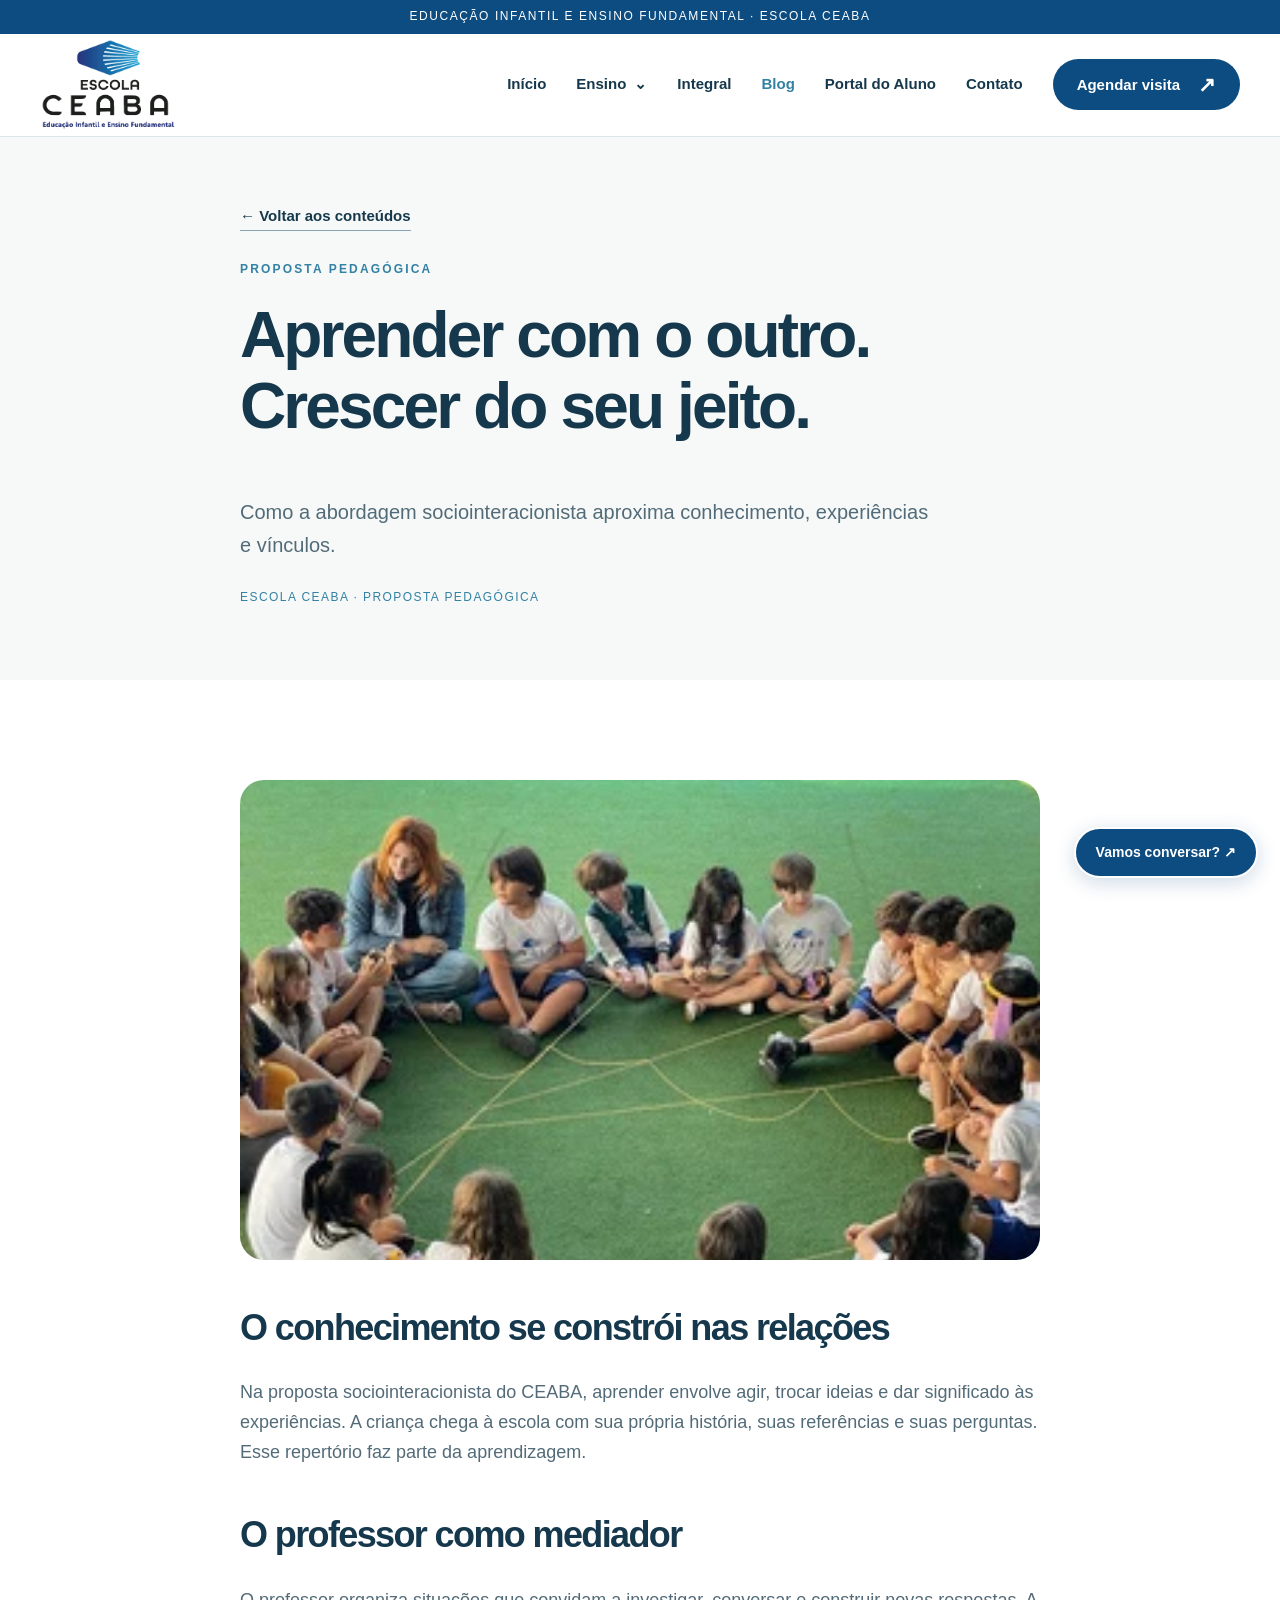
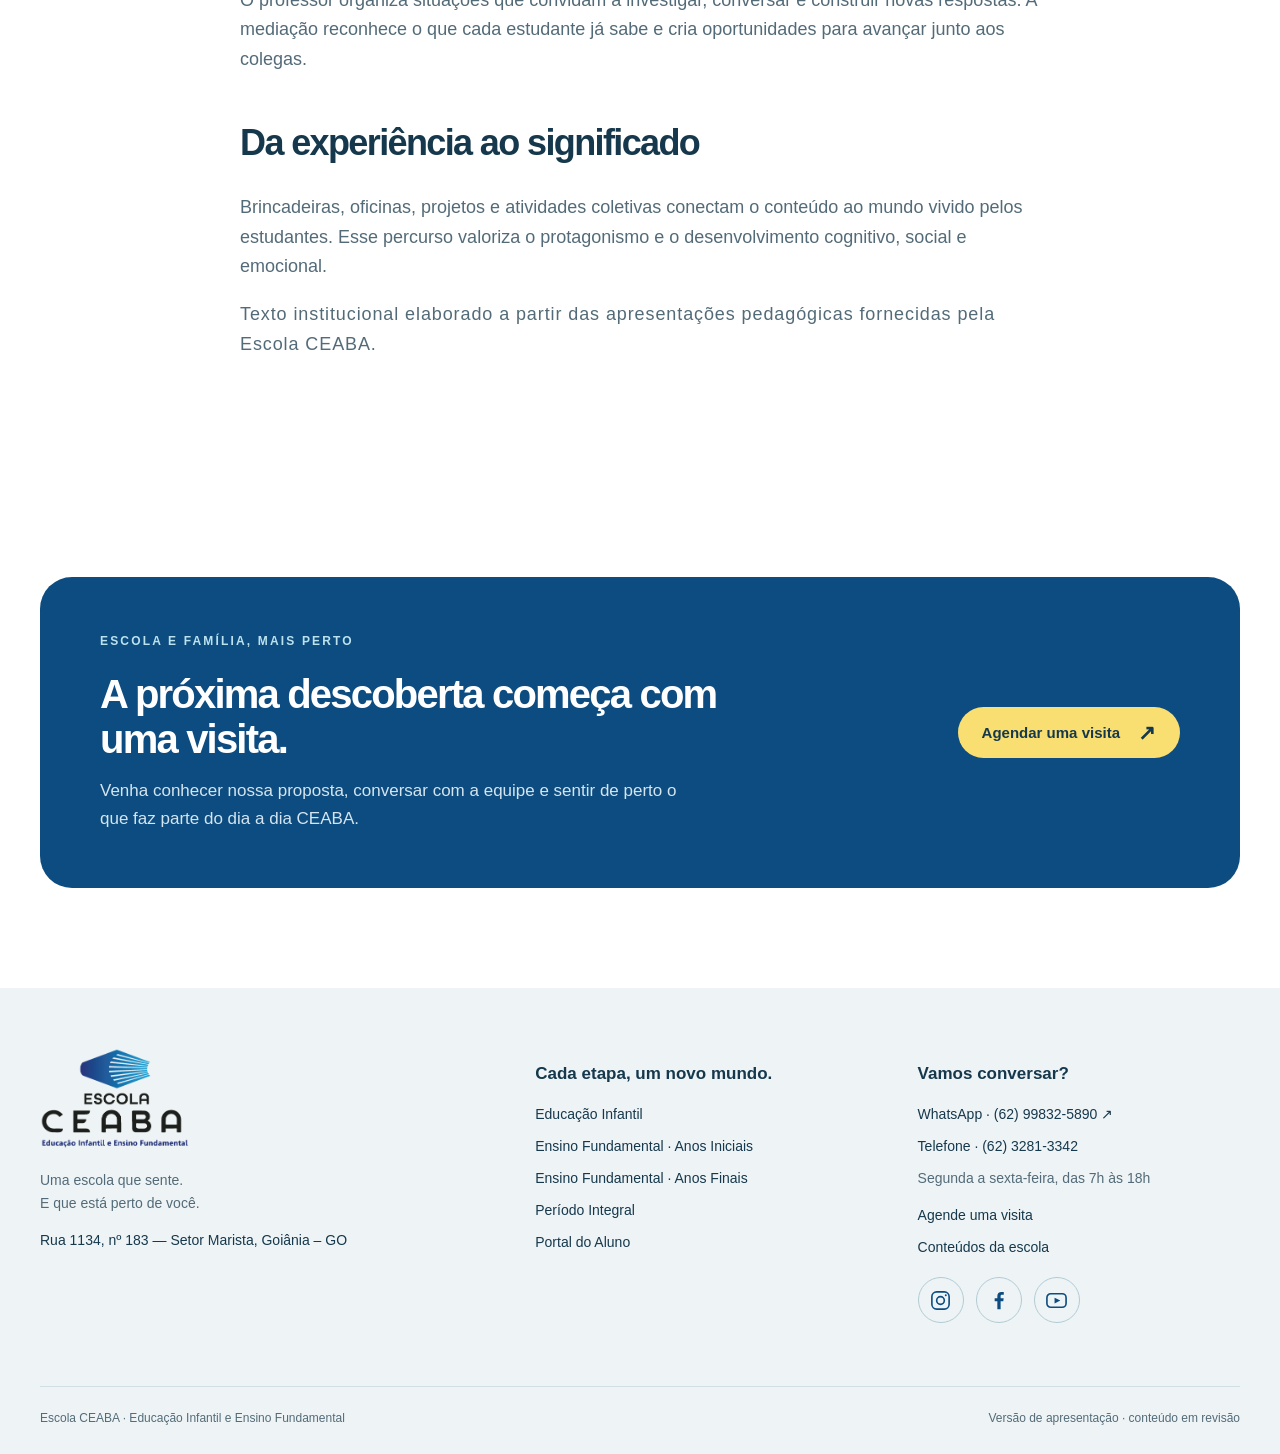
<file: public/blog-aprender-com-o-outro.html>
<!doctype html>
<html lang="pt-BR"><head><meta charset="utf-8"><meta name="viewport" content="width=device-width,initial-scale=1">
<title>Aprender com o outro. Crescer do seu jeito. | Escola CEABA</title><meta name="description" content="Como a abordagem sociointeracionista aproxima conhecimento, experiências e vínculos.">
<meta name="robots" content="noindex,nofollow"><meta name="theme-color" content="#0d4c80">
<meta property="og:title" content="Aprender com o outro. Crescer do seu jeito. | Escola CEABA"><meta property="og:description" content="Como a abordagem sociointeracionista aproxima conhecimento, experiências e vínculos."><meta property="og:type" content="website"><meta property="og:locale" content="pt_BR">
<link rel="icon" href="assets/logo.png"><link rel="stylesheet" href="assets/style.css"><script src="assets/app.js" defer></script></head>
<body><a class="skip" href="#conteudo">Pular para o conteúdo</a><div class="topline">EDUCAÇÃO INFANTIL E ENSINO FUNDAMENTAL · ESCOLA CEABA</div>
<header class="header"><div class="wrap"><a class="brand" href="index.html" aria-label="Escola CEABA — início"><img src="assets/logo.png" alt="Escola CEABA" width="137" height="91"></a>
<button class="mobile-toggle" aria-controls="navigation" aria-expanded="false">Menu ☰</button>
<nav class="nav" id="navigation" aria-label="Navegação principal"><a href="index.html">Início</a><details><summary>Ensino</summary><div class="subnav"><a href="educacao-infantil.html">Educação Infantil</a><a href="anos-iniciais.html">Anos Iniciais · 1º ao 5º</a><a href="anos-finais.html">Anos Finais · 6º ao 9º</a></div></details><a href="integral.html">Integral</a><a href="blog.html" aria-current="page">Blog</a><a href="portal-do-aluno.html">Portal do Aluno</a><a href="contato.html">Contato</a><a class="button " href="https://wa.me/5562998325890?text=Ol%C3%A1%21%20Estou%20entrando%20em%20contato%20atrav%C3%A9s%20do%20SITE%20para%20agendar%20uma%20visita." target="_blank" rel="noopener noreferrer">Agendar visita<span class="arrow" aria-hidden="true">↗</span></a></nav></div></header>
<main id="conteudo"><section class="page-hero"><div class="wrap content"><div class="article-nav"><a class="text-link" href="blog.html">← Voltar aos conteúdos</a></div><span class="eyebrow">Proposta pedagógica</span><h1>Aprender com o outro. Crescer do seu jeito.</h1><p class="lead">Como a abordagem sociointeracionista aproxima conhecimento, experiências e vínculos.</p><span class="article-meta">ESCOLA CEABA · PROPOSTA PEDAGÓGICA</span></div></section><section class="section"><article class="wrap content"><img src="assets/acolhimento.webp" alt="Vivência pedagógica da Escola CEABA" class="article-cover" loading="lazy" decoding="async"><h2>O conhecimento se constrói nas relações</h2><p>Na proposta sociointeracionista do CEABA, aprender envolve agir, trocar ideias e dar significado às experiências. A criança chega à escola com sua própria história, suas referências e suas perguntas. Esse repertório faz parte da aprendizagem.</p><h2>O professor como mediador</h2><p>O professor organiza situações que convidam a investigar, conversar e construir novas respostas. A mediação reconhece o que cada estudante já sabe e cria oportunidades para avançar junto aos colegas.</p><h2>Da experiência ao significado</h2><p>Brincadeiras, oficinas, projetos e atividades coletivas conectam o conteúdo ao mundo vivido pelos estudantes. Esse percurso valoriza o protagonismo e o desenvolvimento cognitivo, social e emocional.</p><p class="caption">Texto institucional elaborado a partir das apresentações pedagógicas fornecidas pela Escola CEABA.</p></article></section><section class="section"><div class="wrap"><div class="wide-cta"><div><span class="eyebrow" style="color:#bce3ed">ESCOLA E FAMÍLIA, MAIS PERTO</span><h2>A próxima descoberta começa com uma visita.</h2><p>Venha conhecer nossa proposta, conversar com a equipe e sentir de perto o que faz parte do dia a dia CEABA.</p></div><a class="button yellow" href="https://wa.me/5562998325890?text=Ol%C3%A1%21%20Estou%20entrando%20em%20contato%20atrav%C3%A9s%20do%20SITE%20para%20agendar%20uma%20visita." target="_blank" rel="noopener noreferrer">Agendar uma visita<span class="arrow" aria-hidden="true">↗</span></a></div></div></section></main>
<footer class="footer"><div class="wrap"><div class="footer-grid"><div><img src="assets/logo.png" alt="Escola CEABA" width="150" height="101" loading="lazy"><p>Uma escola que sente.<br>E que está perto de você.</p><a href="https://maps.app.goo.gl/WpX1V1PkWK7XWChd8" target="_blank" rel="noopener noreferrer">Rua 1134, nº 183 — Setor Marista, Goiânia – GO</a></div><div><h3>Cada etapa, um novo mundo.</h3><a href="educacao-infantil.html">Educação Infantil</a><a href="anos-iniciais.html">Ensino Fundamental · Anos Iniciais</a><a href="anos-finais.html">Ensino Fundamental · Anos Finais</a><a href="integral.html">Período Integral</a><a href="portal-do-aluno.html">Portal do Aluno</a></div><div><h3>Vamos conversar?</h3><a href="https://wa.me/5562998325890?text=Ol%C3%A1%21%20Estou%20entrando%20em%20contato%20atrav%C3%A9s%20do%20SITE%20para%20agendar%20uma%20visita." target="_blank" rel="noopener noreferrer">WhatsApp · (62) 99832-5890 ↗</a><a href="tel:+556232813342">Telefone · (62) 3281-3342</a><p>Segunda a sexta-feira, das 7h às 18h</p><a href="contato.html">Agende uma visita</a><a href="blog.html">Conteúdos da escola</a><div class="social-links icon-links" role="group" aria-label="Redes sociais da Escola CEABA"><a href="https://www.instagram.com/escola.ceaba" target="_blank" rel="noopener noreferrer" title="Instagram" aria-label="Instagram da Escola CEABA (abre em nova aba)"><svg viewBox="0 0 24 24" width="23" height="23" fill="none" stroke="currentColor" stroke-width="1.7" aria-hidden="true" focusable="false"><rect x="3" y="3" width="18" height="18" rx="5"/><circle cx="12" cy="12" r="4"/><circle cx="17.5" cy="6.5" r="1" fill="currentColor" stroke="none"/></svg></a><a href="https://www.facebook.com/ceabagoiania" target="_blank" rel="noopener noreferrer" title="Facebook" aria-label="Facebook da Escola CEABA (abre em nova aba)"><svg viewBox="0 0 24 24" width="23" height="23" fill="none" stroke="currentColor" stroke-width="1.7" aria-hidden="true" focusable="false"><path d="M14.2 21v-8.2H17l.4-3.2h-3.2v-2c0-.9.3-1.5 1.6-1.5h1.7V3.2c-.3 0-1.3-.2-2.5-.2-2.5 0-4.2 1.5-4.2 4.3v2.3H8v3.2h2.8V21z" fill="currentColor" stroke="none"/></svg></a><a href="https://www.youtube.com/@escolaceaba/videos" target="_blank" rel="noopener noreferrer" title="YouTube" aria-label="YouTube da Escola CEABA (abre em nova aba)"><svg viewBox="0 0 24 24" width="23" height="23" fill="none" stroke="currentColor" stroke-width="1.7" aria-hidden="true" focusable="false"><rect x="2" y="5" width="20" height="14" rx="4"/><path d="m10 9 6 3-6 3z" fill="currentColor" stroke="none"/></svg></a></div></div></div><div class="footer-bottom"><span>Escola CEABA · Educação Infantil e Ensino Fundamental</span><span>Versão de apresentação · conteúdo em revisão</span></div></div></footer>
<a class="whatsapp" href="https://wa.me/5562998325890?text=Ol%C3%A1%21%20Estou%20entrando%20em%20contato%20atrav%C3%A9s%20do%20SITE%20para%20agendar%20uma%20visita." target="_blank" rel="noopener noreferrer" aria-label="Conversar com a Escola CEABA pelo WhatsApp (abre em nova aba)">Vamos conversar? ↗</a></body></html>
</file>
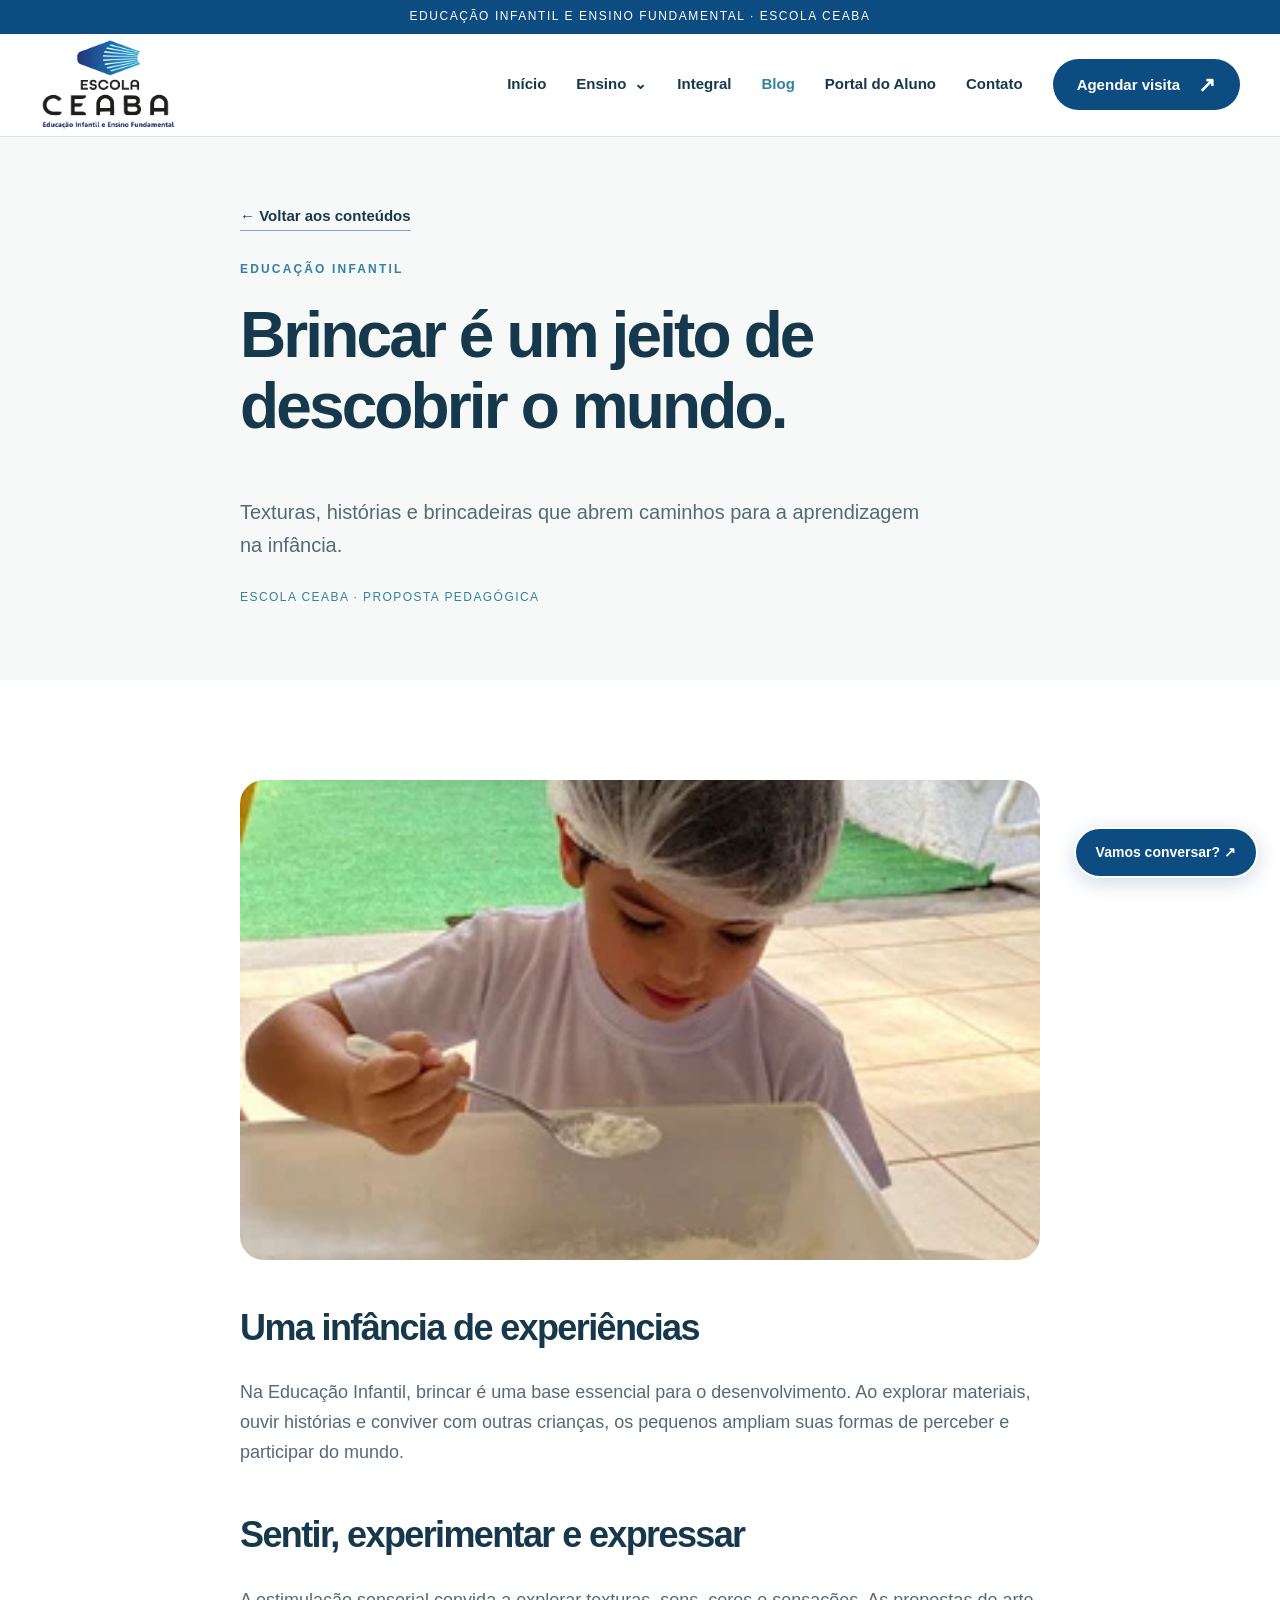
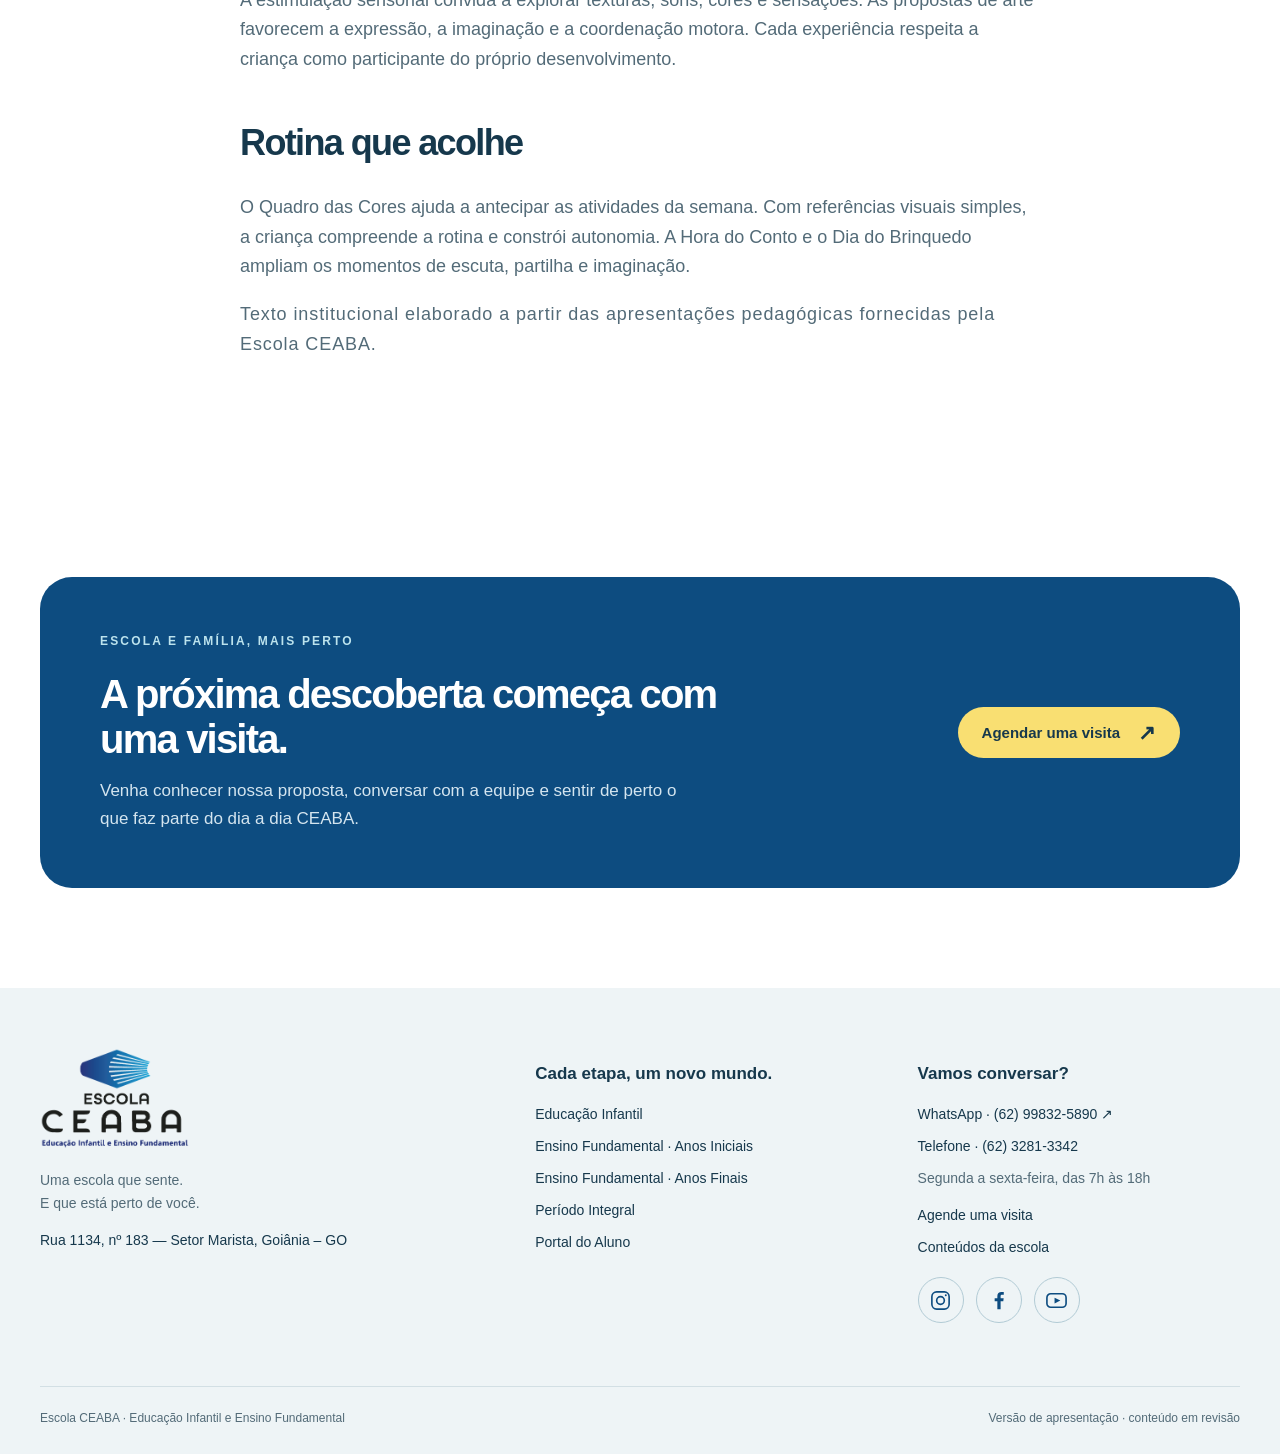
<file: public/blog-brincar-e-descobrir.html>
<!doctype html>
<html lang="pt-BR"><head><meta charset="utf-8"><meta name="viewport" content="width=device-width,initial-scale=1">
<title>Brincar é um jeito de descobrir o mundo. | Escola CEABA</title><meta name="description" content="Texturas, histórias e brincadeiras que abrem caminhos para a aprendizagem na infância.">
<meta name="robots" content="noindex,nofollow"><meta name="theme-color" content="#0d4c80">
<meta property="og:title" content="Brincar é um jeito de descobrir o mundo. | Escola CEABA"><meta property="og:description" content="Texturas, histórias e brincadeiras que abrem caminhos para a aprendizagem na infância."><meta property="og:type" content="website"><meta property="og:locale" content="pt_BR">
<link rel="icon" href="assets/logo.png"><link rel="stylesheet" href="assets/style.css"><script src="assets/app.js" defer></script></head>
<body><a class="skip" href="#conteudo">Pular para o conteúdo</a><div class="topline">EDUCAÇÃO INFANTIL E ENSINO FUNDAMENTAL · ESCOLA CEABA</div>
<header class="header"><div class="wrap"><a class="brand" href="index.html" aria-label="Escola CEABA — início"><img src="assets/logo.png" alt="Escola CEABA" width="137" height="91"></a>
<button class="mobile-toggle" aria-controls="navigation" aria-expanded="false">Menu ☰</button>
<nav class="nav" id="navigation" aria-label="Navegação principal"><a href="index.html">Início</a><details><summary>Ensino</summary><div class="subnav"><a href="educacao-infantil.html">Educação Infantil</a><a href="anos-iniciais.html">Anos Iniciais · 1º ao 5º</a><a href="anos-finais.html">Anos Finais · 6º ao 9º</a></div></details><a href="integral.html">Integral</a><a href="blog.html" aria-current="page">Blog</a><a href="portal-do-aluno.html">Portal do Aluno</a><a href="contato.html">Contato</a><a class="button " href="https://wa.me/5562998325890?text=Ol%C3%A1%21%20Estou%20entrando%20em%20contato%20atrav%C3%A9s%20do%20SITE%20para%20agendar%20uma%20visita." target="_blank" rel="noopener noreferrer">Agendar visita<span class="arrow" aria-hidden="true">↗</span></a></nav></div></header>
<main id="conteudo"><section class="page-hero"><div class="wrap content"><div class="article-nav"><a class="text-link" href="blog.html">← Voltar aos conteúdos</a></div><span class="eyebrow">Educação Infantil</span><h1>Brincar é um jeito de descobrir o mundo.</h1><p class="lead">Texturas, histórias e brincadeiras que abrem caminhos para a aprendizagem na infância.</p><span class="article-meta">ESCOLA CEABA · PROPOSTA PEDAGÓGICA</span></div></section><section class="section"><article class="wrap content"><img src="assets/sensorial.webp" alt="Vivência pedagógica da Escola CEABA" class="article-cover" loading="lazy" decoding="async"><h2>Uma infância de experiências</h2><p>Na Educação Infantil, brincar é uma base essencial para o desenvolvimento. Ao explorar materiais, ouvir histórias e conviver com outras crianças, os pequenos ampliam suas formas de perceber e participar do mundo.</p><h2>Sentir, experimentar e expressar</h2><p>A estimulação sensorial convida a explorar texturas, sons, cores e sensações. As propostas de arte favorecem a expressão, a imaginação e a coordenação motora. Cada experiência respeita a criança como participante do próprio desenvolvimento.</p><h2>Rotina que acolhe</h2><p>O Quadro das Cores ajuda a antecipar as atividades da semana. Com referências visuais simples, a criança compreende a rotina e constrói autonomia. A Hora do Conto e o Dia do Brinquedo ampliam os momentos de escuta, partilha e imaginação.</p><p class="caption">Texto institucional elaborado a partir das apresentações pedagógicas fornecidas pela Escola CEABA.</p></article></section><section class="section"><div class="wrap"><div class="wide-cta"><div><span class="eyebrow" style="color:#bce3ed">ESCOLA E FAMÍLIA, MAIS PERTO</span><h2>A próxima descoberta começa com uma visita.</h2><p>Venha conhecer nossa proposta, conversar com a equipe e sentir de perto o que faz parte do dia a dia CEABA.</p></div><a class="button yellow" href="https://wa.me/5562998325890?text=Ol%C3%A1%21%20Estou%20entrando%20em%20contato%20atrav%C3%A9s%20do%20SITE%20para%20agendar%20uma%20visita." target="_blank" rel="noopener noreferrer">Agendar uma visita<span class="arrow" aria-hidden="true">↗</span></a></div></div></section></main>
<footer class="footer"><div class="wrap"><div class="footer-grid"><div><img src="assets/logo.png" alt="Escola CEABA" width="150" height="101" loading="lazy"><p>Uma escola que sente.<br>E que está perto de você.</p><a href="https://maps.app.goo.gl/WpX1V1PkWK7XWChd8" target="_blank" rel="noopener noreferrer">Rua 1134, nº 183 — Setor Marista, Goiânia – GO</a></div><div><h3>Cada etapa, um novo mundo.</h3><a href="educacao-infantil.html">Educação Infantil</a><a href="anos-iniciais.html">Ensino Fundamental · Anos Iniciais</a><a href="anos-finais.html">Ensino Fundamental · Anos Finais</a><a href="integral.html">Período Integral</a><a href="portal-do-aluno.html">Portal do Aluno</a></div><div><h3>Vamos conversar?</h3><a href="https://wa.me/5562998325890?text=Ol%C3%A1%21%20Estou%20entrando%20em%20contato%20atrav%C3%A9s%20do%20SITE%20para%20agendar%20uma%20visita." target="_blank" rel="noopener noreferrer">WhatsApp · (62) 99832-5890 ↗</a><a href="tel:+556232813342">Telefone · (62) 3281-3342</a><p>Segunda a sexta-feira, das 7h às 18h</p><a href="contato.html">Agende uma visita</a><a href="blog.html">Conteúdos da escola</a><div class="social-links icon-links" role="group" aria-label="Redes sociais da Escola CEABA"><a href="https://www.instagram.com/escola.ceaba" target="_blank" rel="noopener noreferrer" title="Instagram" aria-label="Instagram da Escola CEABA (abre em nova aba)"><svg viewBox="0 0 24 24" width="23" height="23" fill="none" stroke="currentColor" stroke-width="1.7" aria-hidden="true" focusable="false"><rect x="3" y="3" width="18" height="18" rx="5"/><circle cx="12" cy="12" r="4"/><circle cx="17.5" cy="6.5" r="1" fill="currentColor" stroke="none"/></svg></a><a href="https://www.facebook.com/ceabagoiania" target="_blank" rel="noopener noreferrer" title="Facebook" aria-label="Facebook da Escola CEABA (abre em nova aba)"><svg viewBox="0 0 24 24" width="23" height="23" fill="none" stroke="currentColor" stroke-width="1.7" aria-hidden="true" focusable="false"><path d="M14.2 21v-8.2H17l.4-3.2h-3.2v-2c0-.9.3-1.5 1.6-1.5h1.7V3.2c-.3 0-1.3-.2-2.5-.2-2.5 0-4.2 1.5-4.2 4.3v2.3H8v3.2h2.8V21z" fill="currentColor" stroke="none"/></svg></a><a href="https://www.youtube.com/@escolaceaba/videos" target="_blank" rel="noopener noreferrer" title="YouTube" aria-label="YouTube da Escola CEABA (abre em nova aba)"><svg viewBox="0 0 24 24" width="23" height="23" fill="none" stroke="currentColor" stroke-width="1.7" aria-hidden="true" focusable="false"><rect x="2" y="5" width="20" height="14" rx="4"/><path d="m10 9 6 3-6 3z" fill="currentColor" stroke="none"/></svg></a></div></div></div><div class="footer-bottom"><span>Escola CEABA · Educação Infantil e Ensino Fundamental</span><span>Versão de apresentação · conteúdo em revisão</span></div></div></footer>
<a class="whatsapp" href="https://wa.me/5562998325890?text=Ol%C3%A1%21%20Estou%20entrando%20em%20contato%20atrav%C3%A9s%20do%20SITE%20para%20agendar%20uma%20visita." target="_blank" rel="noopener noreferrer" aria-label="Conversar com a Escola CEABA pelo WhatsApp (abre em nova aba)">Vamos conversar? ↗</a></body></html>
</file>
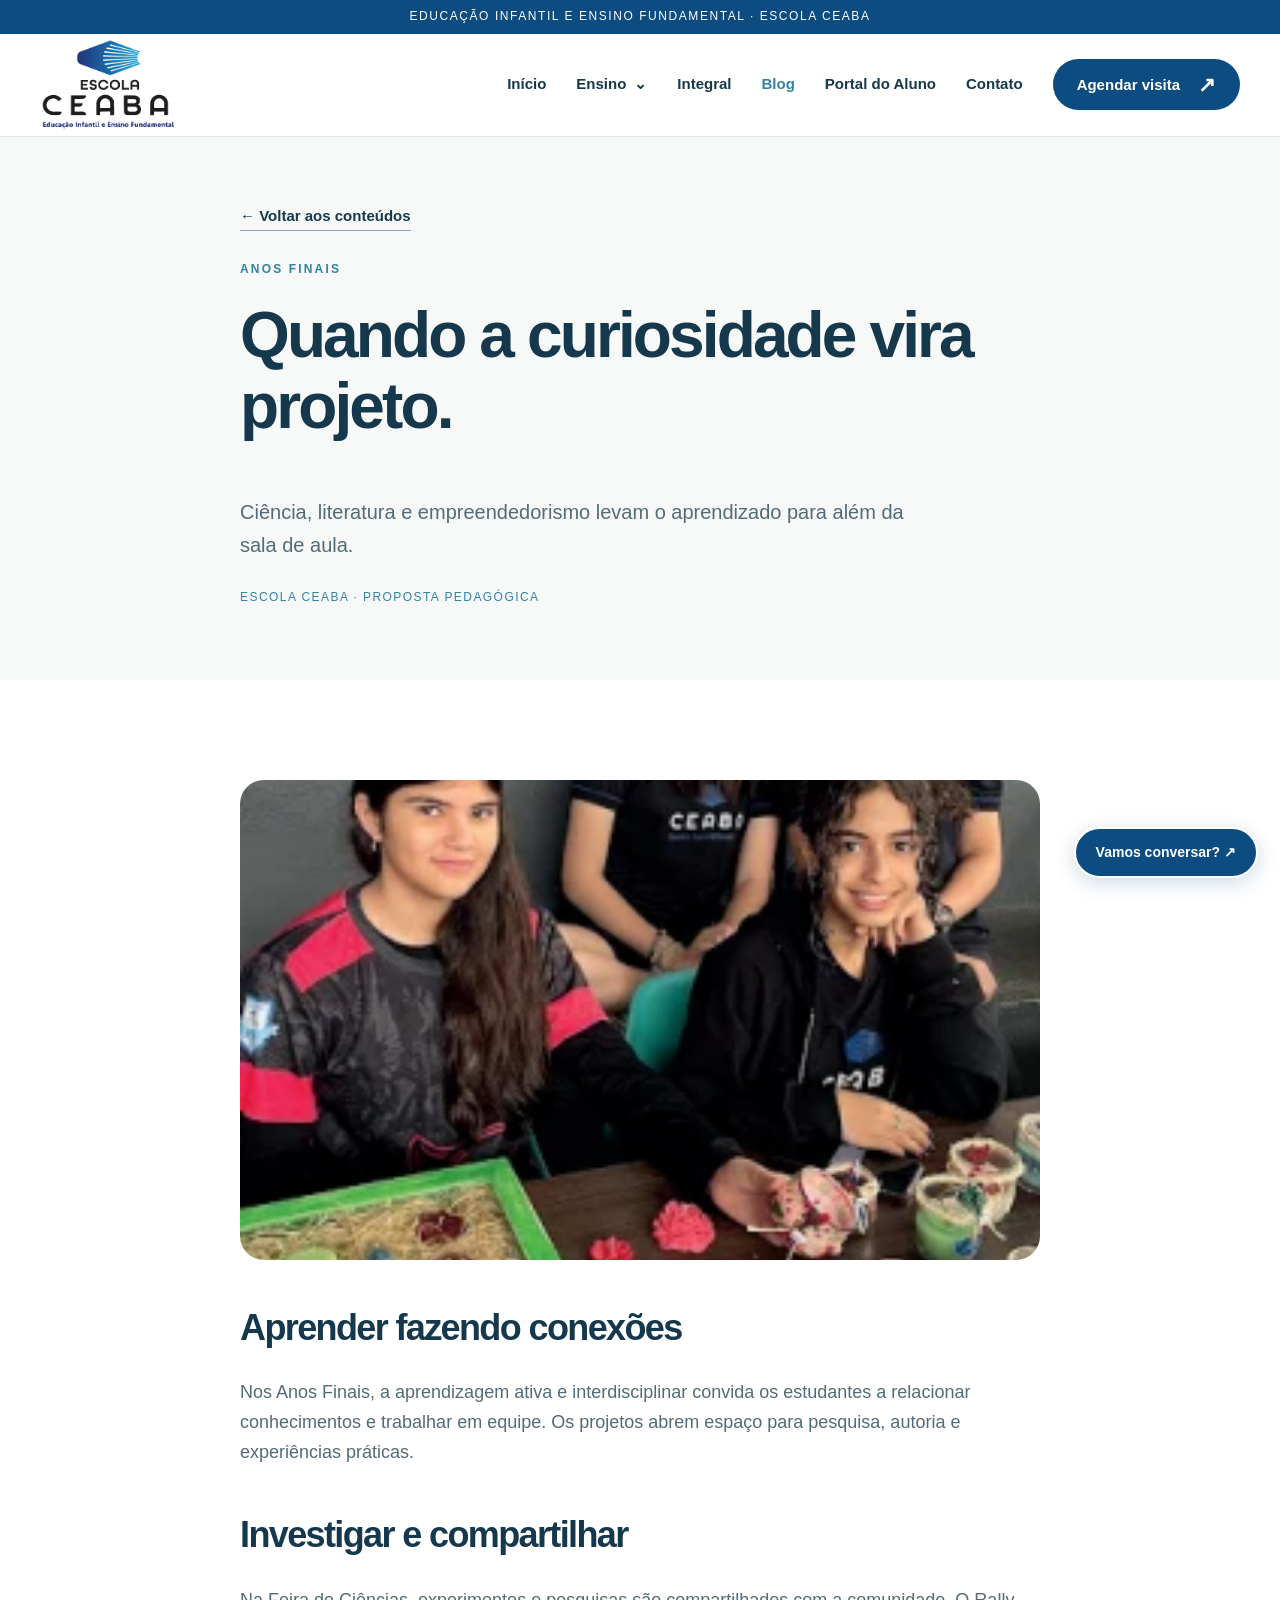
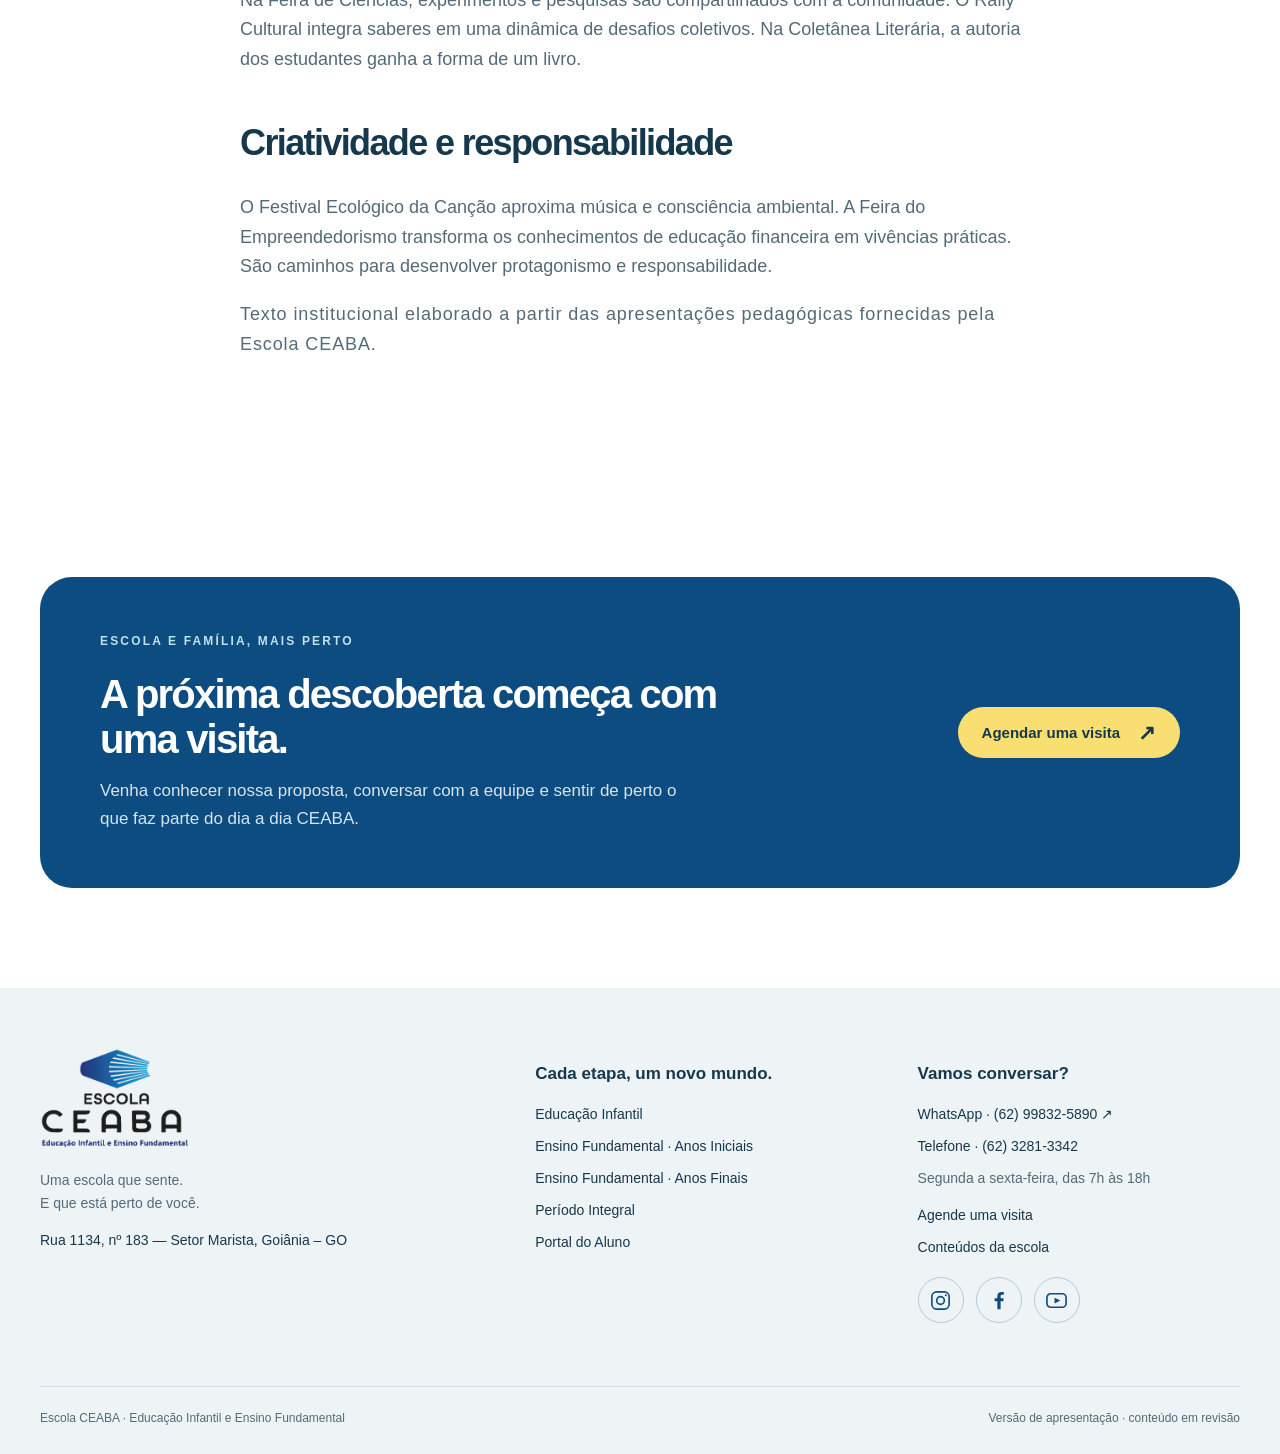
<file: public/blog-conhecimento-em-acao.html>
<!doctype html>
<html lang="pt-BR"><head><meta charset="utf-8"><meta name="viewport" content="width=device-width,initial-scale=1">
<title>Quando a curiosidade vira projeto. | Escola CEABA</title><meta name="description" content="Ciência, literatura e empreendedorismo levam o aprendizado para além da sala de aula.">
<meta name="robots" content="noindex,nofollow"><meta name="theme-color" content="#0d4c80">
<meta property="og:title" content="Quando a curiosidade vira projeto. | Escola CEABA"><meta property="og:description" content="Ciência, literatura e empreendedorismo levam o aprendizado para além da sala de aula."><meta property="og:type" content="website"><meta property="og:locale" content="pt_BR">
<link rel="icon" href="assets/logo.png"><link rel="stylesheet" href="assets/style.css"><script src="assets/app.js" defer></script></head>
<body><a class="skip" href="#conteudo">Pular para o conteúdo</a><div class="topline">EDUCAÇÃO INFANTIL E ENSINO FUNDAMENTAL · ESCOLA CEABA</div>
<header class="header"><div class="wrap"><a class="brand" href="index.html" aria-label="Escola CEABA — início"><img src="assets/logo.png" alt="Escola CEABA" width="137" height="91"></a>
<button class="mobile-toggle" aria-controls="navigation" aria-expanded="false">Menu ☰</button>
<nav class="nav" id="navigation" aria-label="Navegação principal"><a href="index.html">Início</a><details><summary>Ensino</summary><div class="subnav"><a href="educacao-infantil.html">Educação Infantil</a><a href="anos-iniciais.html">Anos Iniciais · 1º ao 5º</a><a href="anos-finais.html">Anos Finais · 6º ao 9º</a></div></details><a href="integral.html">Integral</a><a href="blog.html" aria-current="page">Blog</a><a href="portal-do-aluno.html">Portal do Aluno</a><a href="contato.html">Contato</a><a class="button " href="https://wa.me/5562998325890?text=Ol%C3%A1%21%20Estou%20entrando%20em%20contato%20atrav%C3%A9s%20do%20SITE%20para%20agendar%20uma%20visita." target="_blank" rel="noopener noreferrer">Agendar visita<span class="arrow" aria-hidden="true">↗</span></a></nav></div></header>
<main id="conteudo"><section class="page-hero"><div class="wrap content"><div class="article-nav"><a class="text-link" href="blog.html">← Voltar aos conteúdos</a></div><span class="eyebrow">Anos Finais</span><h1>Quando a curiosidade vira projeto.</h1><p class="lead">Ciência, literatura e empreendedorismo levam o aprendizado para além da sala de aula.</p><span class="article-meta">ESCOLA CEABA · PROPOSTA PEDAGÓGICA</span></div></section><section class="section"><article class="wrap content"><img src="assets/ciencias.webp" alt="Vivência pedagógica da Escola CEABA" class="article-cover" loading="lazy" decoding="async"><h2>Aprender fazendo conexões</h2><p>Nos Anos Finais, a aprendizagem ativa e interdisciplinar convida os estudantes a relacionar conhecimentos e trabalhar em equipe. Os projetos abrem espaço para pesquisa, autoria e experiências práticas.</p><h2>Investigar e compartilhar</h2><p>Na Feira de Ciências, experimentos e pesquisas são compartilhados com a comunidade. O Rally Cultural integra saberes em uma dinâmica de desafios coletivos. Na Coletânea Literária, a autoria dos estudantes ganha a forma de um livro.</p><h2>Criatividade e responsabilidade</h2><p>O Festival Ecológico da Canção aproxima música e consciência ambiental. A Feira do Empreendedorismo transforma os conhecimentos de educação financeira em vivências práticas. São caminhos para desenvolver protagonismo e responsabilidade.</p><p class="caption">Texto institucional elaborado a partir das apresentações pedagógicas fornecidas pela Escola CEABA.</p></article></section><section class="section"><div class="wrap"><div class="wide-cta"><div><span class="eyebrow" style="color:#bce3ed">ESCOLA E FAMÍLIA, MAIS PERTO</span><h2>A próxima descoberta começa com uma visita.</h2><p>Venha conhecer nossa proposta, conversar com a equipe e sentir de perto o que faz parte do dia a dia CEABA.</p></div><a class="button yellow" href="https://wa.me/5562998325890?text=Ol%C3%A1%21%20Estou%20entrando%20em%20contato%20atrav%C3%A9s%20do%20SITE%20para%20agendar%20uma%20visita." target="_blank" rel="noopener noreferrer">Agendar uma visita<span class="arrow" aria-hidden="true">↗</span></a></div></div></section></main>
<footer class="footer"><div class="wrap"><div class="footer-grid"><div><img src="assets/logo.png" alt="Escola CEABA" width="150" height="101" loading="lazy"><p>Uma escola que sente.<br>E que está perto de você.</p><a href="https://maps.app.goo.gl/WpX1V1PkWK7XWChd8" target="_blank" rel="noopener noreferrer">Rua 1134, nº 183 — Setor Marista, Goiânia – GO</a></div><div><h3>Cada etapa, um novo mundo.</h3><a href="educacao-infantil.html">Educação Infantil</a><a href="anos-iniciais.html">Ensino Fundamental · Anos Iniciais</a><a href="anos-finais.html">Ensino Fundamental · Anos Finais</a><a href="integral.html">Período Integral</a><a href="portal-do-aluno.html">Portal do Aluno</a></div><div><h3>Vamos conversar?</h3><a href="https://wa.me/5562998325890?text=Ol%C3%A1%21%20Estou%20entrando%20em%20contato%20atrav%C3%A9s%20do%20SITE%20para%20agendar%20uma%20visita." target="_blank" rel="noopener noreferrer">WhatsApp · (62) 99832-5890 ↗</a><a href="tel:+556232813342">Telefone · (62) 3281-3342</a><p>Segunda a sexta-feira, das 7h às 18h</p><a href="contato.html">Agende uma visita</a><a href="blog.html">Conteúdos da escola</a><div class="social-links icon-links" role="group" aria-label="Redes sociais da Escola CEABA"><a href="https://www.instagram.com/escola.ceaba" target="_blank" rel="noopener noreferrer" title="Instagram" aria-label="Instagram da Escola CEABA (abre em nova aba)"><svg viewBox="0 0 24 24" width="23" height="23" fill="none" stroke="currentColor" stroke-width="1.7" aria-hidden="true" focusable="false"><rect x="3" y="3" width="18" height="18" rx="5"/><circle cx="12" cy="12" r="4"/><circle cx="17.5" cy="6.5" r="1" fill="currentColor" stroke="none"/></svg></a><a href="https://www.facebook.com/ceabagoiania" target="_blank" rel="noopener noreferrer" title="Facebook" aria-label="Facebook da Escola CEABA (abre em nova aba)"><svg viewBox="0 0 24 24" width="23" height="23" fill="none" stroke="currentColor" stroke-width="1.7" aria-hidden="true" focusable="false"><path d="M14.2 21v-8.2H17l.4-3.2h-3.2v-2c0-.9.3-1.5 1.6-1.5h1.7V3.2c-.3 0-1.3-.2-2.5-.2-2.5 0-4.2 1.5-4.2 4.3v2.3H8v3.2h2.8V21z" fill="currentColor" stroke="none"/></svg></a><a href="https://www.youtube.com/@escolaceaba/videos" target="_blank" rel="noopener noreferrer" title="YouTube" aria-label="YouTube da Escola CEABA (abre em nova aba)"><svg viewBox="0 0 24 24" width="23" height="23" fill="none" stroke="currentColor" stroke-width="1.7" aria-hidden="true" focusable="false"><rect x="2" y="5" width="20" height="14" rx="4"/><path d="m10 9 6 3-6 3z" fill="currentColor" stroke="none"/></svg></a></div></div></div><div class="footer-bottom"><span>Escola CEABA · Educação Infantil e Ensino Fundamental</span><span>Versão de apresentação · conteúdo em revisão</span></div></div></footer>
<a class="whatsapp" href="https://wa.me/5562998325890?text=Ol%C3%A1%21%20Estou%20entrando%20em%20contato%20atrav%C3%A9s%20do%20SITE%20para%20agendar%20uma%20visita." target="_blank" rel="noopener noreferrer" aria-label="Conversar com a Escola CEABA pelo WhatsApp (abre em nova aba)">Vamos conversar? ↗</a></body></html>
</file>
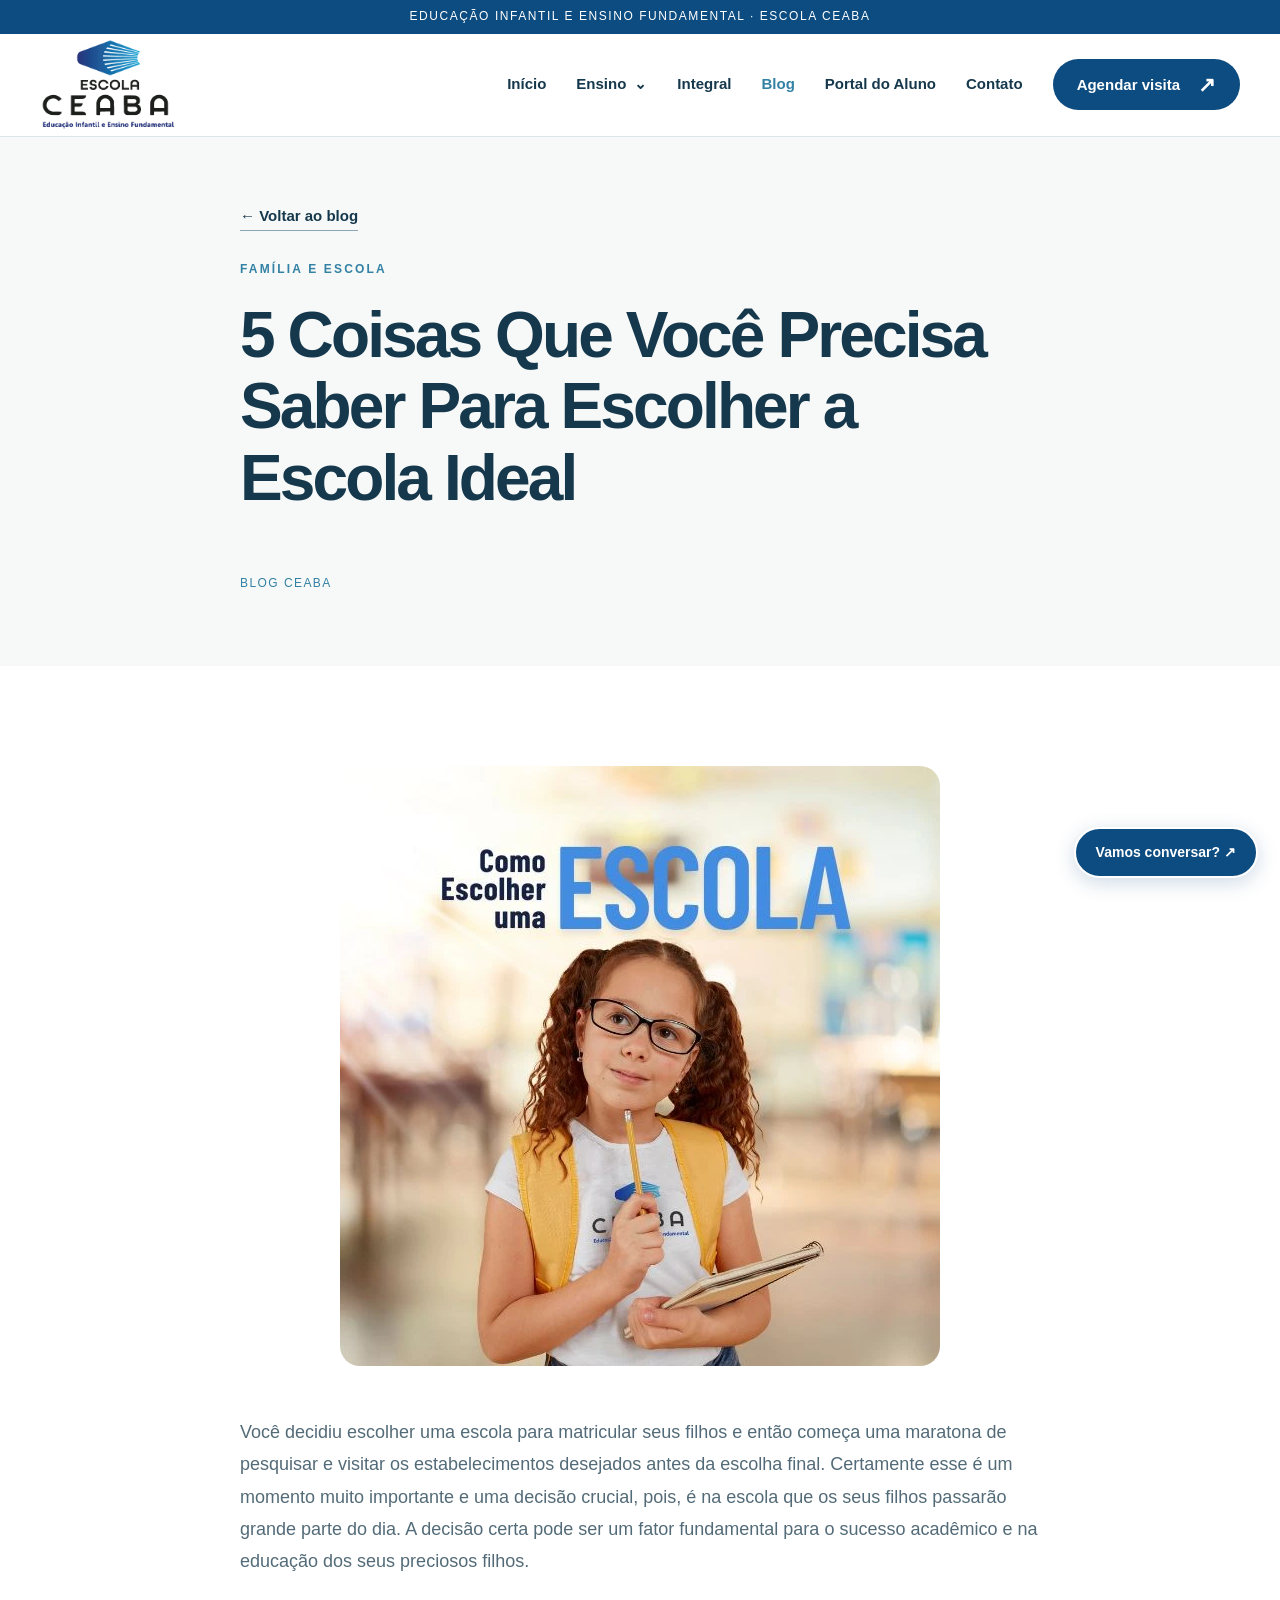
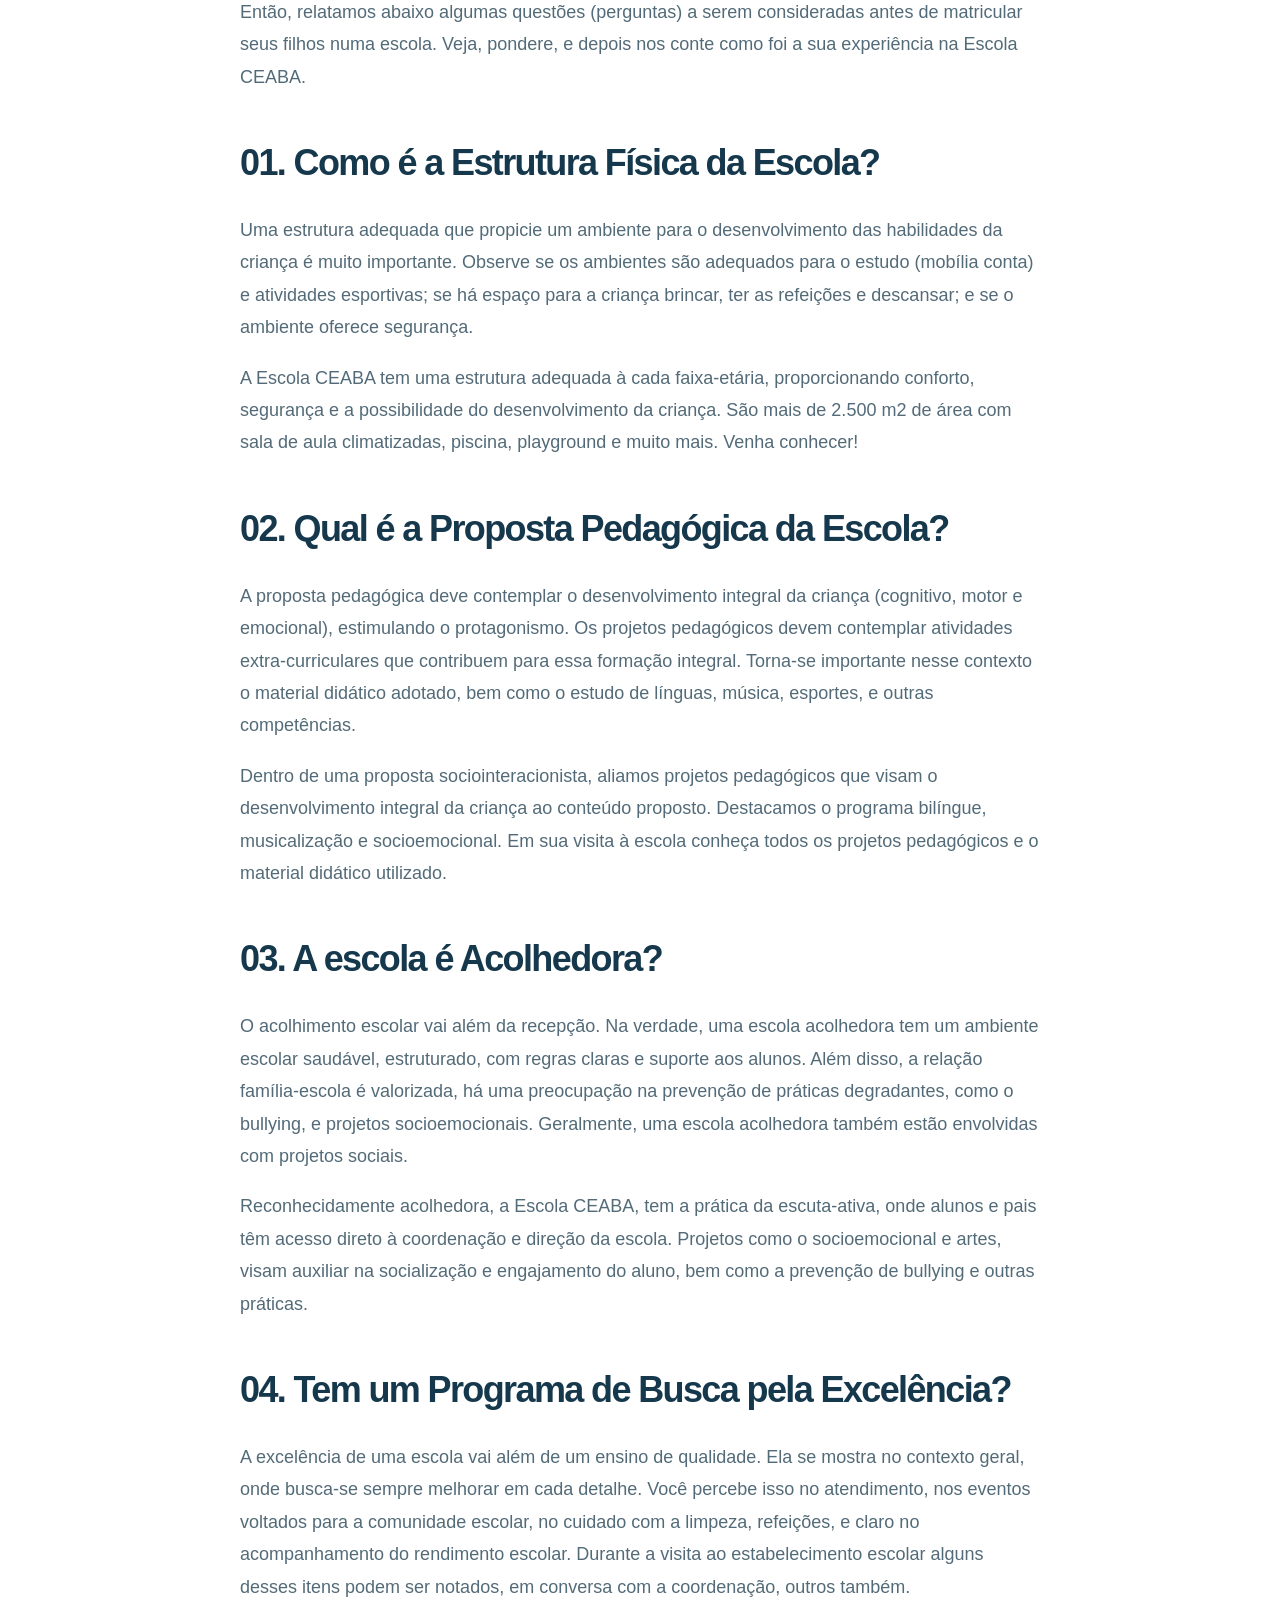
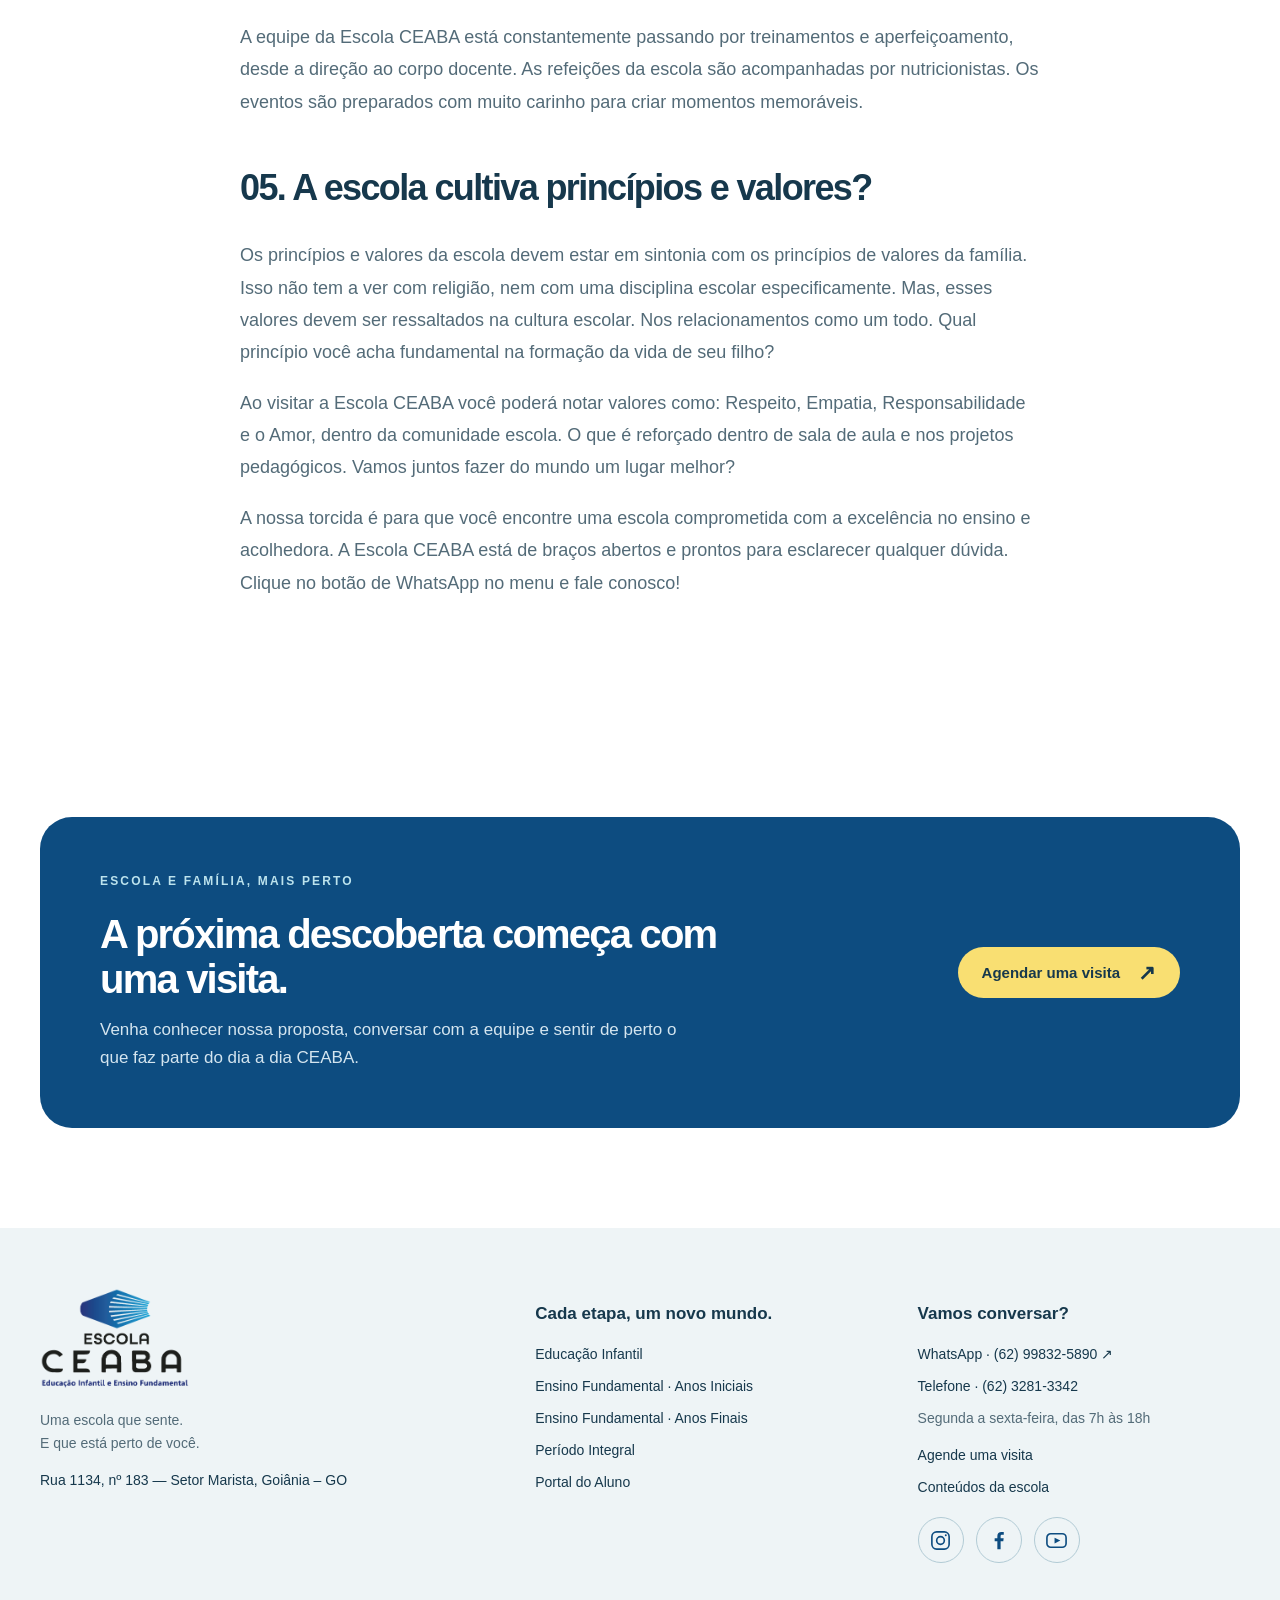
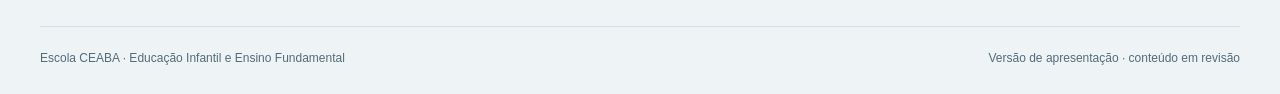
<file: public/blog-escolher-escola-ideal.html>
<!doctype html>
<html lang="pt-BR"><head><meta charset="utf-8"><meta name="viewport" content="width=device-width,initial-scale=1">
<title>5 Coisas Que Você Precisa Saber Para Escolher a Escola Ideal | Escola CEABA</title><meta name="description" content="Cinco questões para observar e conversar durante a escolha da escola para seus filhos.">
<meta name="robots" content="noindex,nofollow"><meta name="theme-color" content="#0d4c80">
<meta property="og:title" content="5 Coisas Que Você Precisa Saber Para Escolher a Escola Ideal | Escola CEABA"><meta property="og:description" content="Cinco questões para observar e conversar durante a escolha da escola para seus filhos."><meta property="og:type" content="website"><meta property="og:locale" content="pt_BR">
<link rel="icon" href="assets/logo.png"><link rel="stylesheet" href="assets/style.css"><script src="assets/app.js" defer></script></head>
<body><a class="skip" href="#conteudo">Pular para o conteúdo</a><div class="topline">EDUCAÇÃO INFANTIL E ENSINO FUNDAMENTAL · ESCOLA CEABA</div>
<header class="header"><div class="wrap"><a class="brand" href="index.html" aria-label="Escola CEABA — início"><img src="assets/logo.png" alt="Escola CEABA" width="137" height="91"></a>
<button class="mobile-toggle" aria-controls="navigation" aria-expanded="false">Menu ☰</button>
<nav class="nav" id="navigation" aria-label="Navegação principal"><a href="index.html">Início</a><details><summary>Ensino</summary><div class="subnav"><a href="educacao-infantil.html">Educação Infantil</a><a href="anos-iniciais.html">Anos Iniciais · 1º ao 5º</a><a href="anos-finais.html">Anos Finais · 6º ao 9º</a></div></details><a href="integral.html">Integral</a><a href="blog.html" aria-current="page">Blog</a><a href="portal-do-aluno.html">Portal do Aluno</a><a href="contato.html">Contato</a><a class="button " href="https://wa.me/5562998325890?text=Ol%C3%A1%21%20Estou%20entrando%20em%20contato%20atrav%C3%A9s%20do%20SITE%20para%20agendar%20uma%20visita." target="_blank" rel="noopener noreferrer">Agendar visita<span class="arrow" aria-hidden="true">↗</span></a></nav></div></header>
<main id="conteudo"><section class="page-hero"><div class="wrap content"><div class="article-nav"><a class="text-link" href="blog.html">← Voltar ao blog</a></div><span class="eyebrow">Família e escola</span><h1>5 Coisas Que Você Precisa Saber Para Escolher a Escola Ideal</h1><span class="article-meta">BLOG CEABA</span></div></section><section class="section"><article class="wrap content article-body"><img src="assets/blog-escolher-escola-ideal.webp" alt="Criança com mochila e caderno na capa Como Escolher uma Escola." class="article-cover square-cover" loading="eager" decoding="async"><p>Você decidiu escolher uma escola para matricular seus filhos e então começa uma maratona de pesquisar e visitar os estabelecimentos desejados antes da escolha final. Certamente esse é um momento muito importante e uma decisão crucial, pois, é na escola que os seus filhos passarão grande parte do dia. A decisão certa pode ser um fator fundamental para o sucesso acadêmico e na educação dos seus preciosos filhos.</p><p>Então, relatamos abaixo algumas questões (perguntas) a serem consideradas antes de matricular seus filhos numa escola. Veja, pondere, e depois nos conte como foi a sua experiência na Escola CEABA.</p><h2>01. Como é a Estrutura Física da Escola?</h2><p>Uma estrutura adequada que propicie um ambiente para o desenvolvimento das habilidades da criança é muito importante. Observe se os ambientes são adequados para o estudo (mobília conta) e atividades esportivas; se há espaço para a criança brincar, ter as refeições e descansar; e se o ambiente oferece segurança.</p><p>A Escola CEABA tem uma estrutura adequada à cada faixa-etária, proporcionando conforto, segurança e a possibilidade do desenvolvimento da criança. São mais de 2.500 m2 de área com sala de aula climatizadas, piscina, playground e muito mais. Venha conhecer!</p><h2>02. Qual é a Proposta Pedagógica da Escola?</h2><p>A proposta pedagógica deve contemplar o desenvolvimento integral da criança (cognitivo, motor e emocional), estimulando o protagonismo. Os projetos pedagógicos devem contemplar atividades extra-curriculares que contribuem para essa formação integral. Torna-se importante nesse contexto o material didático adotado, bem como o estudo de línguas, música, esportes, e outras competências.</p><p>Dentro de uma proposta sociointeracionista, aliamos projetos pedagógicos que visam o desenvolvimento integral da criança ao conteúdo proposto. Destacamos o programa bilíngue, musicalização e socioemocional. Em sua visita à escola conheça todos os projetos pedagógicos e o material didático utilizado.</p><h2>03. A escola é Acolhedora?</h2><p>O acolhimento escolar vai além da recepção. Na verdade, uma escola acolhedora tem um ambiente escolar saudável, estruturado, com regras claras e suporte aos alunos. Além disso, a relação família-escola é valorizada, há uma preocupação na prevenção de práticas degradantes, como o bullying, e projetos socioemocionais. Geralmente, uma escola acolhedora também estão envolvidas com projetos sociais.</p><p>Reconhecidamente acolhedora, a Escola CEABA, tem a prática da escuta-ativa, onde alunos e pais têm acesso direto à coordenação e direção da escola. Projetos como o socioemocional e artes, visam auxiliar na socialização e engajamento do aluno, bem como a prevenção de bullying e outras práticas.</p><h2>04. Tem um Programa de Busca pela Excelência?</h2><p>A excelência de uma escola vai além de um ensino de qualidade. Ela se mostra no contexto geral, onde busca-se sempre melhorar em cada detalhe. Você percebe isso no atendimento, nos eventos voltados para a comunidade escolar, no cuidado com a limpeza, refeições, e claro no acompanhamento do rendimento escolar. Durante a visita ao estabelecimento escolar alguns desses itens podem ser notados, em conversa com a coordenação, outros também.</p><p>A equipe da Escola CEABA está constantemente passando por treinamentos e aperfeiçoamento, desde a direção ao corpo docente. As refeições da escola são acompanhadas por nutricionistas. Os eventos são preparados com muito carinho para criar momentos memoráveis.</p><h2>05. A escola cultiva princípios e valores?</h2><p>Os princípios e valores da escola devem estar em sintonia com os princípios de valores da família. Isso não tem a ver com religião, nem com uma disciplina escolar especificamente. Mas, esses valores devem ser ressaltados na cultura escolar. Nos relacionamentos como um todo. Qual princípio você acha fundamental na formação da vida de seu filho?</p><p>Ao visitar a Escola CEABA você poderá notar valores como: Respeito, Empatia, Responsabilidade e o Amor, dentro da comunidade escola. O que é reforçado dentro de sala de aula e nos projetos pedagógicos. Vamos juntos fazer do mundo um lugar melhor?</p><p>A nossa torcida é para que você encontre uma escola comprometida com a excelência no ensino e acolhedora. A Escola CEABA está de braços abertos e prontos para esclarecer qualquer dúvida. Clique no botão de WhatsApp no menu e fale conosco!</p></article></section><section class="section"><div class="wrap"><div class="wide-cta"><div><span class="eyebrow" style="color:#bce3ed">ESCOLA E FAMÍLIA, MAIS PERTO</span><h2>A próxima descoberta começa com uma visita.</h2><p>Venha conhecer nossa proposta, conversar com a equipe e sentir de perto o que faz parte do dia a dia CEABA.</p></div><a class="button yellow" href="https://wa.me/5562998325890?text=Ol%C3%A1%21%20Estou%20entrando%20em%20contato%20atrav%C3%A9s%20do%20SITE%20para%20agendar%20uma%20visita." target="_blank" rel="noopener noreferrer">Agendar uma visita<span class="arrow" aria-hidden="true">↗</span></a></div></div></section></main>
<footer class="footer"><div class="wrap"><div class="footer-grid"><div><img src="assets/logo.png" alt="Escola CEABA" width="150" height="101" loading="lazy"><p>Uma escola que sente.<br>E que está perto de você.</p><a href="https://maps.app.goo.gl/WpX1V1PkWK7XWChd8" target="_blank" rel="noopener noreferrer">Rua 1134, nº 183 — Setor Marista, Goiânia – GO</a></div><div><h3>Cada etapa, um novo mundo.</h3><a href="educacao-infantil.html">Educação Infantil</a><a href="anos-iniciais.html">Ensino Fundamental · Anos Iniciais</a><a href="anos-finais.html">Ensino Fundamental · Anos Finais</a><a href="integral.html">Período Integral</a><a href="portal-do-aluno.html">Portal do Aluno</a></div><div><h3>Vamos conversar?</h3><a href="https://wa.me/5562998325890?text=Ol%C3%A1%21%20Estou%20entrando%20em%20contato%20atrav%C3%A9s%20do%20SITE%20para%20agendar%20uma%20visita." target="_blank" rel="noopener noreferrer">WhatsApp · (62) 99832-5890 ↗</a><a href="tel:+556232813342">Telefone · (62) 3281-3342</a><p>Segunda a sexta-feira, das 7h às 18h</p><a href="contato.html">Agende uma visita</a><a href="blog.html">Conteúdos da escola</a><div class="social-links icon-links" role="group" aria-label="Redes sociais da Escola CEABA"><a href="https://www.instagram.com/escola.ceaba" target="_blank" rel="noopener noreferrer" title="Instagram" aria-label="Instagram da Escola CEABA (abre em nova aba)"><svg viewBox="0 0 24 24" width="23" height="23" fill="none" stroke="currentColor" stroke-width="1.7" aria-hidden="true" focusable="false"><rect x="3" y="3" width="18" height="18" rx="5"/><circle cx="12" cy="12" r="4"/><circle cx="17.5" cy="6.5" r="1" fill="currentColor" stroke="none"/></svg></a><a href="https://www.facebook.com/ceabagoiania" target="_blank" rel="noopener noreferrer" title="Facebook" aria-label="Facebook da Escola CEABA (abre em nova aba)"><svg viewBox="0 0 24 24" width="23" height="23" fill="none" stroke="currentColor" stroke-width="1.7" aria-hidden="true" focusable="false"><path d="M14.2 21v-8.2H17l.4-3.2h-3.2v-2c0-.9.3-1.5 1.6-1.5h1.7V3.2c-.3 0-1.3-.2-2.5-.2-2.5 0-4.2 1.5-4.2 4.3v2.3H8v3.2h2.8V21z" fill="currentColor" stroke="none"/></svg></a><a href="https://www.youtube.com/@escolaceaba/videos" target="_blank" rel="noopener noreferrer" title="YouTube" aria-label="YouTube da Escola CEABA (abre em nova aba)"><svg viewBox="0 0 24 24" width="23" height="23" fill="none" stroke="currentColor" stroke-width="1.7" aria-hidden="true" focusable="false"><rect x="2" y="5" width="20" height="14" rx="4"/><path d="m10 9 6 3-6 3z" fill="currentColor" stroke="none"/></svg></a></div></div></div><div class="footer-bottom"><span>Escola CEABA · Educação Infantil e Ensino Fundamental</span><span>Versão de apresentação · conteúdo em revisão</span></div></div></footer>
<a class="whatsapp" href="https://wa.me/5562998325890?text=Ol%C3%A1%21%20Estou%20entrando%20em%20contato%20atrav%C3%A9s%20do%20SITE%20para%20agendar%20uma%20visita." target="_blank" rel="noopener noreferrer" aria-label="Conversar com a Escola CEABA pelo WhatsApp (abre em nova aba)">Vamos conversar? ↗</a></body></html>
</file>
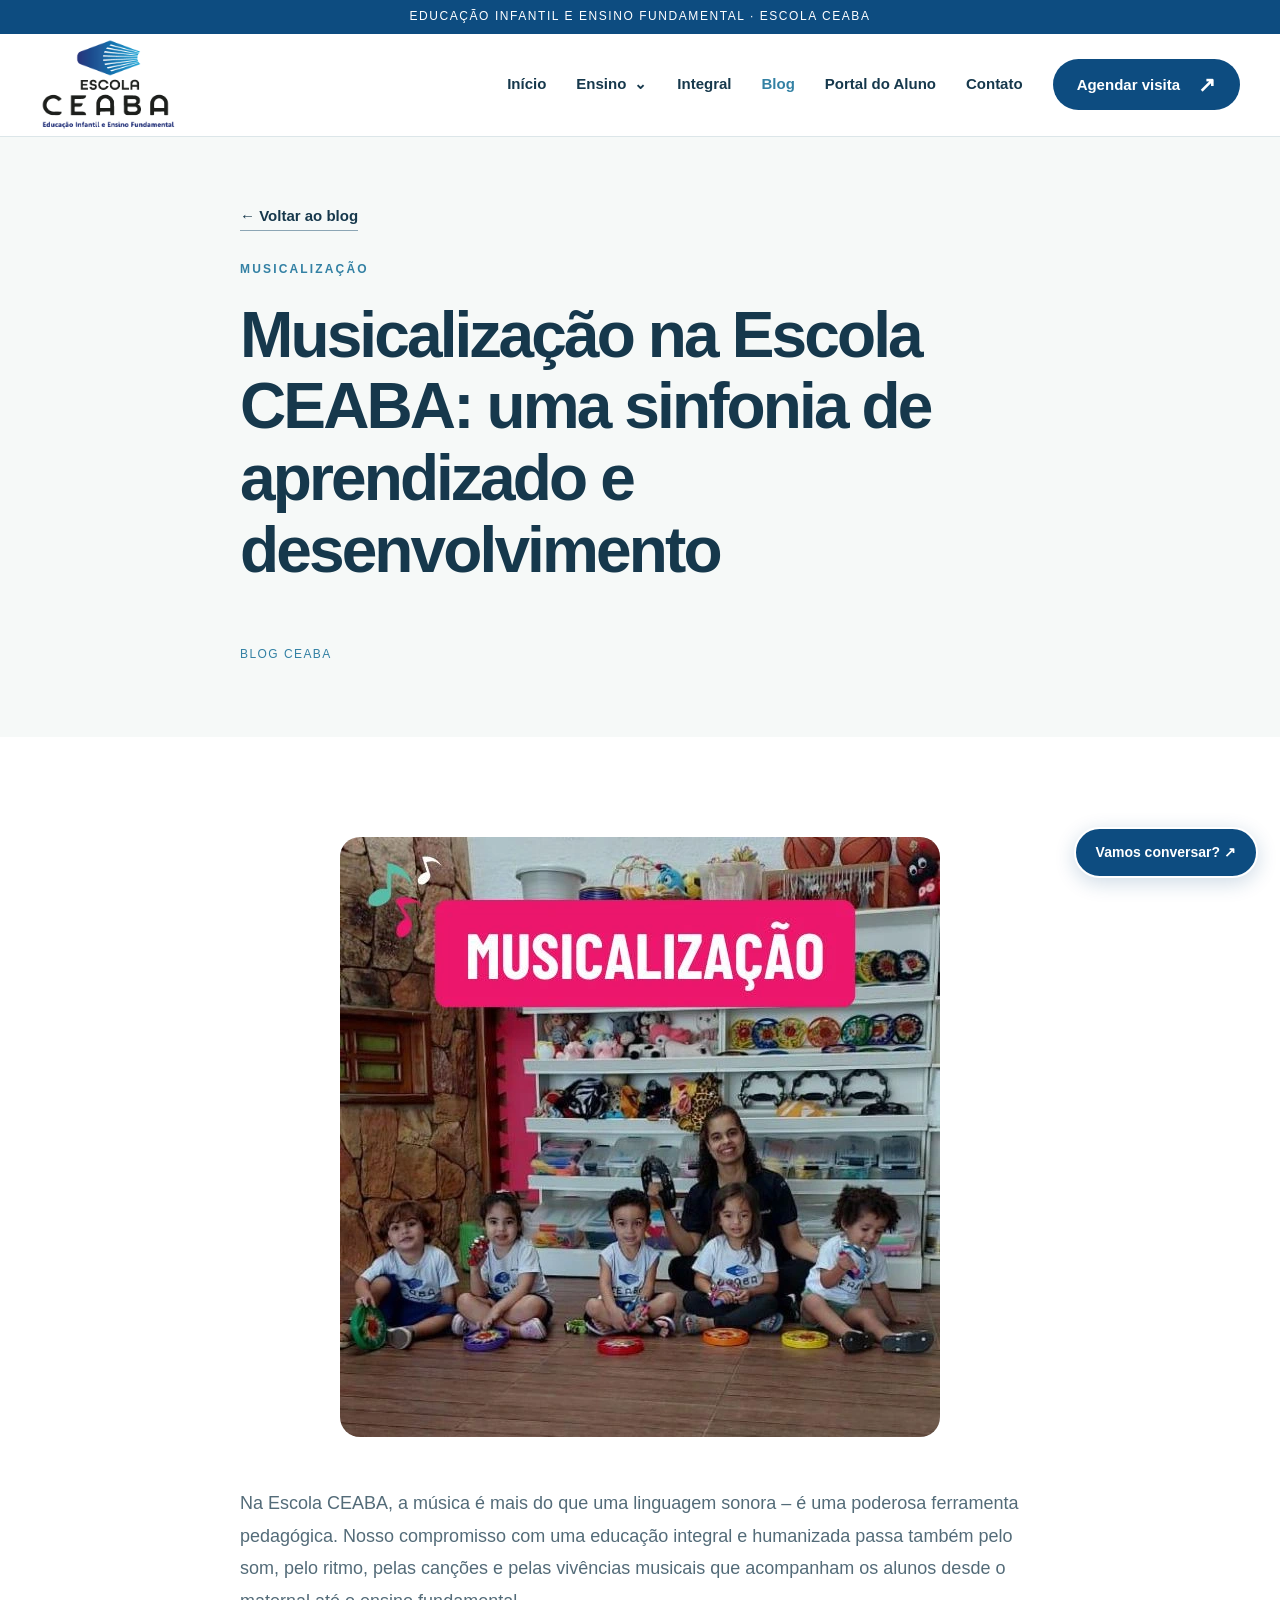
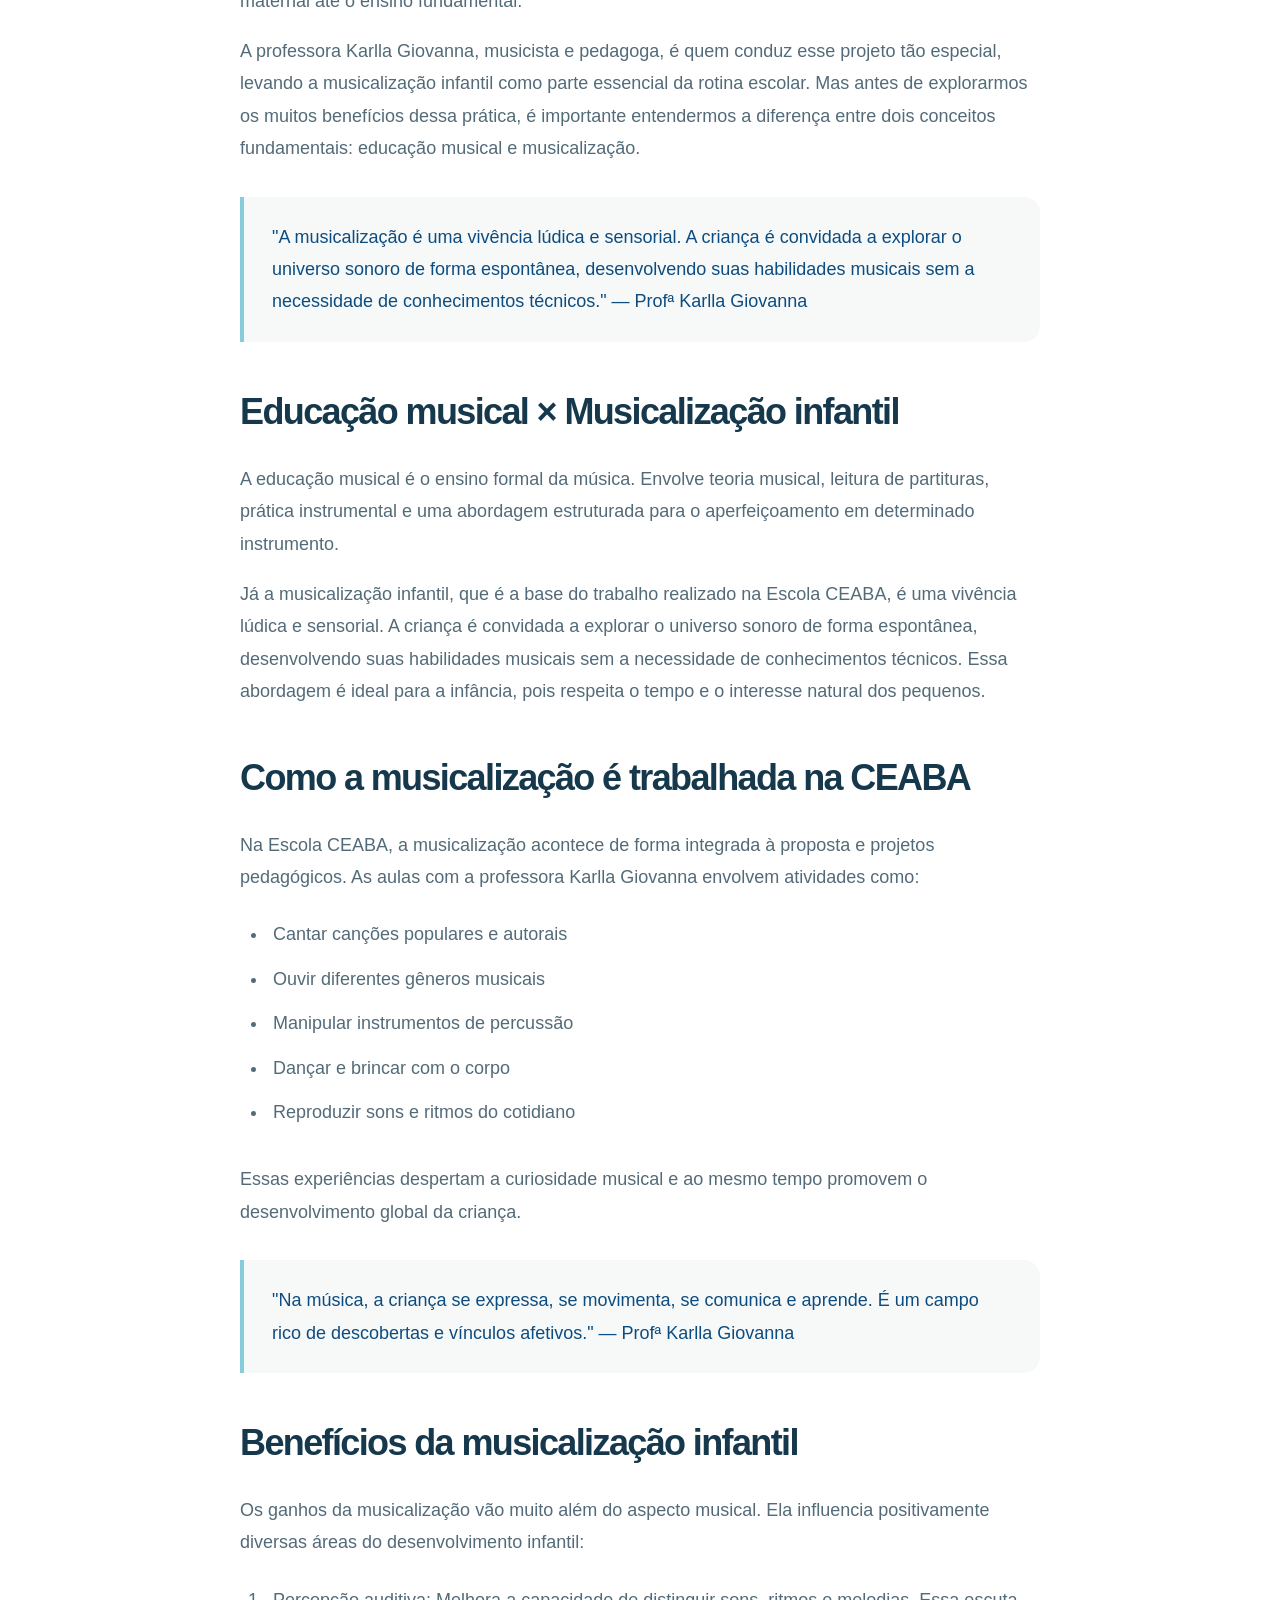
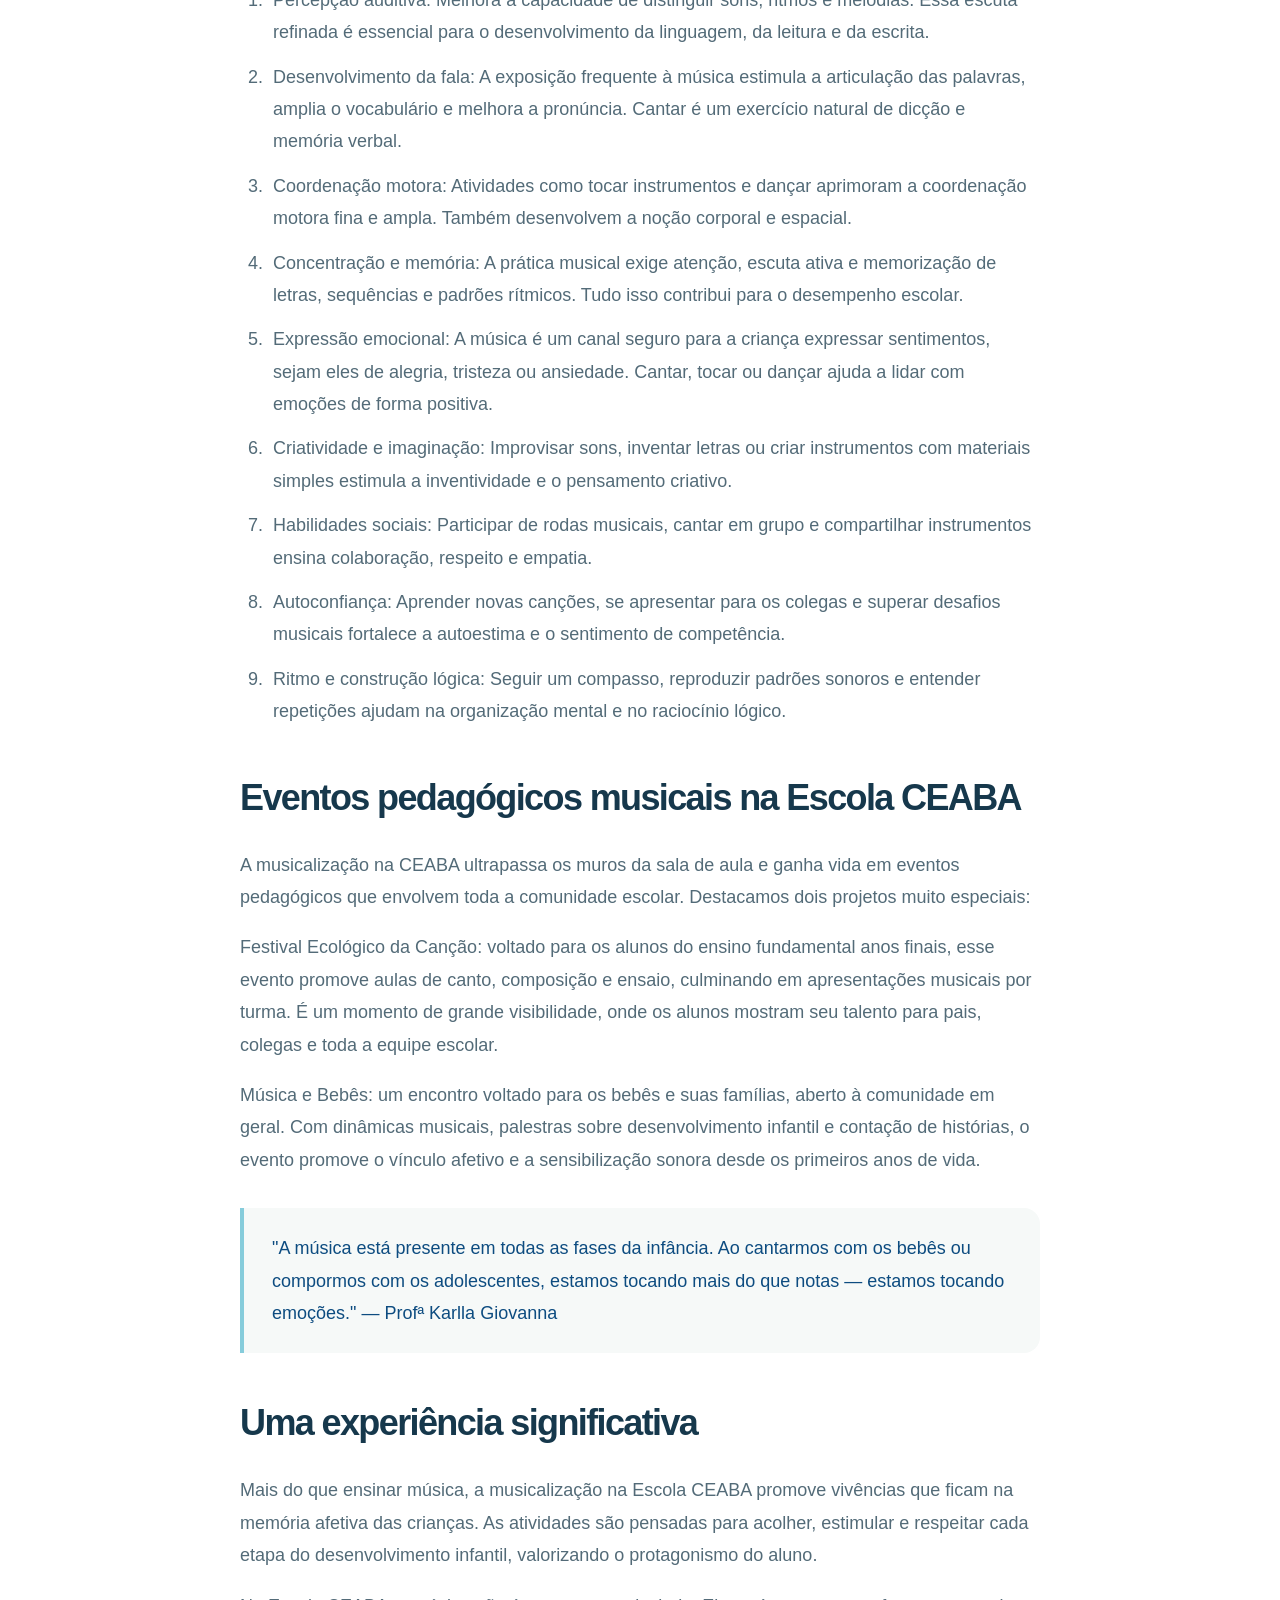
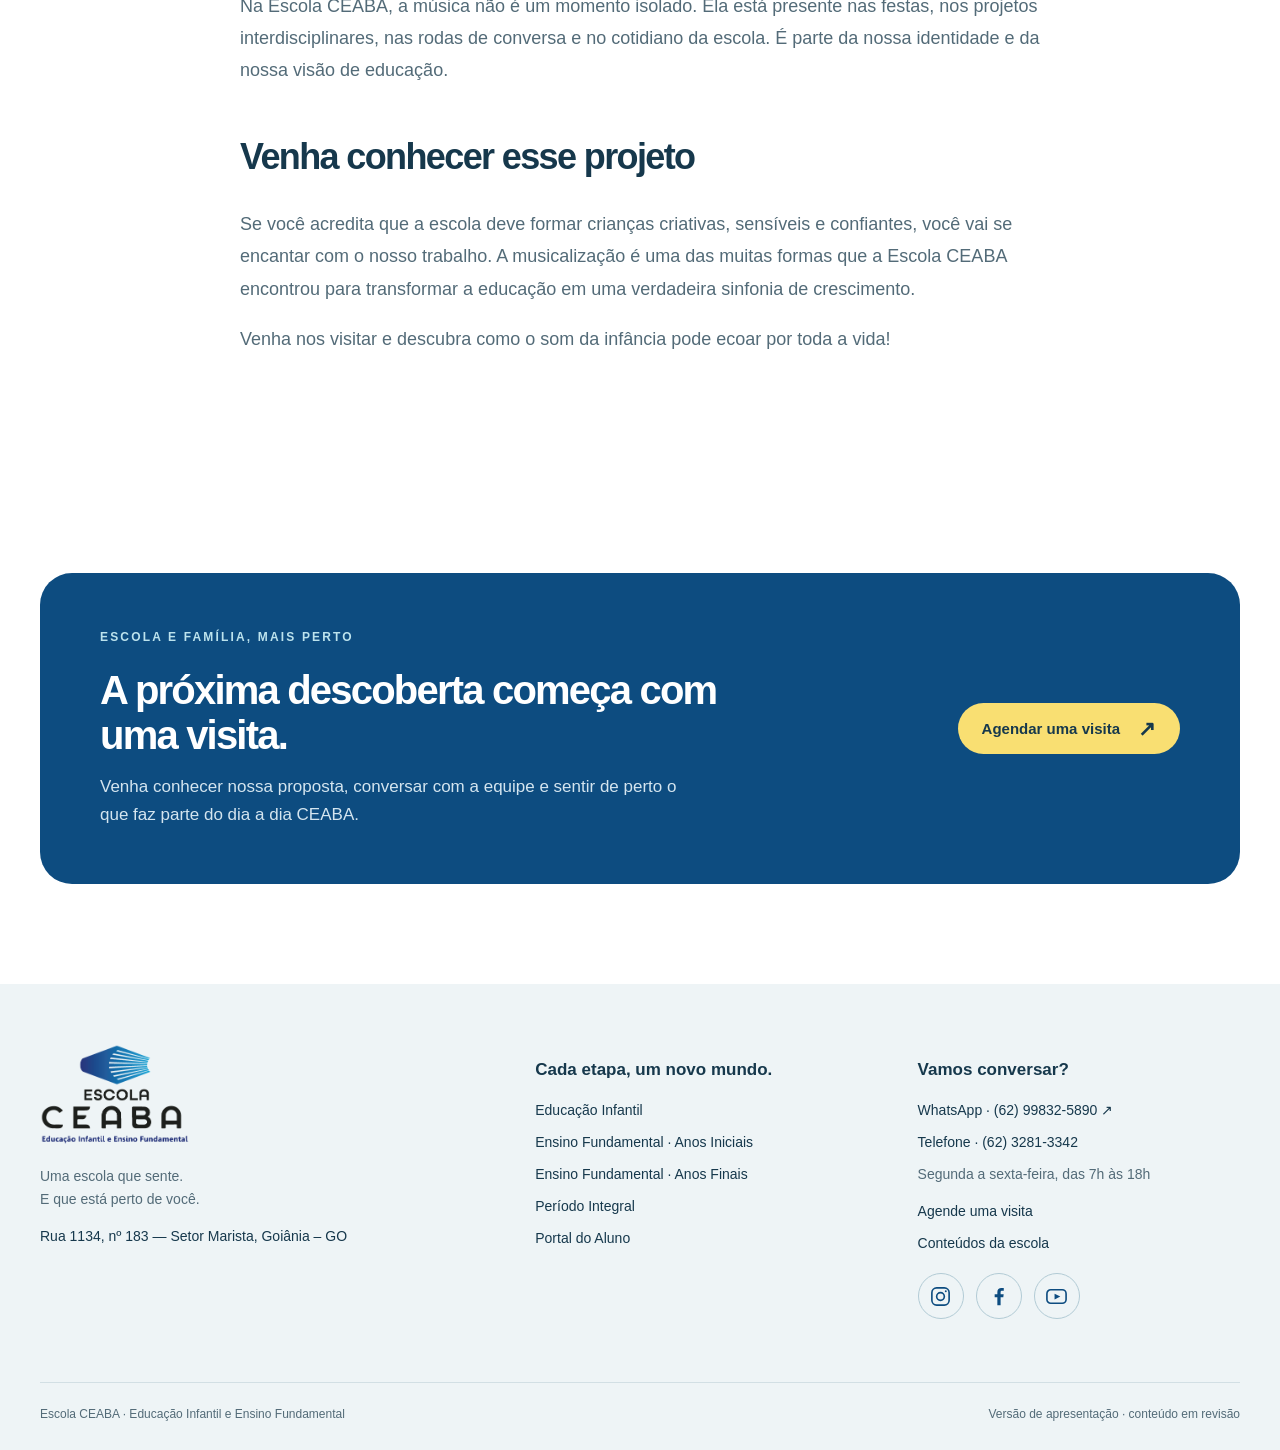
<file: public/blog-musicalizacao-infantil.html>
<!doctype html>
<html lang="pt-BR"><head><meta charset="utf-8"><meta name="viewport" content="width=device-width,initial-scale=1">
<title>Musicalização na Escola CEABA: uma sinfonia de aprendizado e desenvolvimento | Escola CEABA</title><meta name="description" content="Som, ritmo e vivências musicais no desenvolvimento e na rotina da Escola CEABA.">
<meta name="robots" content="noindex,nofollow"><meta name="theme-color" content="#0d4c80">
<meta property="og:title" content="Musicalização na Escola CEABA: uma sinfonia de aprendizado e desenvolvimento | Escola CEABA"><meta property="og:description" content="Som, ritmo e vivências musicais no desenvolvimento e na rotina da Escola CEABA."><meta property="og:type" content="website"><meta property="og:locale" content="pt_BR">
<link rel="icon" href="assets/logo.png"><link rel="stylesheet" href="assets/style.css"><script src="assets/app.js" defer></script></head>
<body><a class="skip" href="#conteudo">Pular para o conteúdo</a><div class="topline">EDUCAÇÃO INFANTIL E ENSINO FUNDAMENTAL · ESCOLA CEABA</div>
<header class="header"><div class="wrap"><a class="brand" href="index.html" aria-label="Escola CEABA — início"><img src="assets/logo.png" alt="Escola CEABA" width="137" height="91"></a>
<button class="mobile-toggle" aria-controls="navigation" aria-expanded="false">Menu ☰</button>
<nav class="nav" id="navigation" aria-label="Navegação principal"><a href="index.html">Início</a><details><summary>Ensino</summary><div class="subnav"><a href="educacao-infantil.html">Educação Infantil</a><a href="anos-iniciais.html">Anos Iniciais · 1º ao 5º</a><a href="anos-finais.html">Anos Finais · 6º ao 9º</a></div></details><a href="integral.html">Integral</a><a href="blog.html" aria-current="page">Blog</a><a href="portal-do-aluno.html">Portal do Aluno</a><a href="contato.html">Contato</a><a class="button " href="https://wa.me/5562998325890?text=Ol%C3%A1%21%20Estou%20entrando%20em%20contato%20atrav%C3%A9s%20do%20SITE%20para%20agendar%20uma%20visita." target="_blank" rel="noopener noreferrer">Agendar visita<span class="arrow" aria-hidden="true">↗</span></a></nav></div></header>
<main id="conteudo"><section class="page-hero"><div class="wrap content"><div class="article-nav"><a class="text-link" href="blog.html">← Voltar ao blog</a></div><span class="eyebrow">Musicalização</span><h1>Musicalização na Escola CEABA: uma sinfonia de aprendizado e desenvolvimento</h1><span class="article-meta">BLOG CEABA</span></div></section><section class="section"><article class="wrap content article-body"><img src="assets/blog-musicalizacao-infantil.webp" alt="Professora e crianças com instrumentos na capa do artigo sobre musicalização." class="article-cover square-cover" loading="eager" decoding="async"><p>Na Escola CEABA, a música é mais do que uma linguagem sonora – é uma poderosa ferramenta pedagógica. Nosso compromisso com uma educação integral e humanizada passa também pelo som, pelo ritmo, pelas canções e pelas vivências musicais que acompanham os alunos desde o maternal até o ensino fundamental.</p><p>A professora Karlla Giovanna, musicista e pedagoga, é quem conduz esse projeto tão especial, levando a musicalização infantil como parte essencial da rotina escolar. Mas antes de explorarmos os muitos benefícios dessa prática, é importante entendermos a diferença entre dois conceitos fundamentais: educação musical e musicalização.</p><blockquote><p>&quot;A musicalização é uma vivência lúdica e sensorial. A criança é convidada a explorar o universo sonoro de forma espontânea, desenvolvendo suas habilidades musicais sem a necessidade de conhecimentos técnicos.&quot; — Profª Karlla Giovanna</p></blockquote><h2>Educação musical × Musicalização infantil</h2><p>A educação musical é o ensino formal da música. Envolve teoria musical, leitura de partituras, prática instrumental e uma abordagem estruturada para o aperfeiçoamento em determinado instrumento.</p><p>Já a musicalização infantil, que é a base do trabalho realizado na Escola CEABA, é uma vivência lúdica e sensorial. A criança é convidada a explorar o universo sonoro de forma espontânea, desenvolvendo suas habilidades musicais sem a necessidade de conhecimentos técnicos. Essa abordagem é ideal para a infância, pois respeita o tempo e o interesse natural dos pequenos.</p><h2>Como a musicalização é trabalhada na CEABA</h2><p>Na Escola CEABA, a musicalização acontece de forma integrada à proposta e projetos pedagógicos. As aulas com a professora Karlla Giovanna envolvem atividades como:</p><ul><li>Cantar canções populares e autorais</li><li>Ouvir diferentes gêneros musicais</li><li>Manipular instrumentos de percussão</li><li>Dançar e brincar com o corpo</li><li>Reproduzir sons e ritmos do cotidiano</li></ul><p>Essas experiências despertam a curiosidade musical e ao mesmo tempo promovem o desenvolvimento global da criança.</p><blockquote><p>&quot;Na música, a criança se expressa, se movimenta, se comunica e aprende. É um campo rico de descobertas e vínculos afetivos.&quot; — Profª Karlla Giovanna</p></blockquote><h2>Benefícios da musicalização infantil</h2><p>Os ganhos da musicalização vão muito além do aspecto musical. Ela influencia positivamente diversas áreas do desenvolvimento infantil:</p><ol><li>Percepção auditiva: Melhora a capacidade de distinguir sons, ritmos e melodias. Essa escuta refinada é essencial para o desenvolvimento da linguagem, da leitura e da escrita.</li><li>Desenvolvimento da fala: A exposição frequente à música estimula a articulação das palavras, amplia o vocabulário e melhora a pronúncia. Cantar é um exercício natural de dicção e memória verbal.</li><li>Coordenação motora: Atividades como tocar instrumentos e dançar aprimoram a coordenação motora fina e ampla. Também desenvolvem a noção corporal e espacial.</li><li>Concentração e memória: A prática musical exige atenção, escuta ativa e memorização de letras, sequências e padrões rítmicos. Tudo isso contribui para o desempenho escolar.</li><li>Expressão emocional: A música é um canal seguro para a criança expressar sentimentos, sejam eles de alegria, tristeza ou ansiedade. Cantar, tocar ou dançar ajuda a lidar com emoções de forma positiva.</li><li>Criatividade e imaginação: Improvisar sons, inventar letras ou criar instrumentos com materiais simples estimula a inventividade e o pensamento criativo.</li><li>Habilidades sociais: Participar de rodas musicais, cantar em grupo e compartilhar instrumentos ensina colaboração, respeito e empatia.</li><li>Autoconfiança: Aprender novas canções, se apresentar para os colegas e superar desafios musicais fortalece a autoestima e o sentimento de competência.</li><li>Ritmo e construção lógica: Seguir um compasso, reproduzir padrões sonoros e entender repetições ajudam na organização mental e no raciocínio lógico.</li></ol><h2>Eventos pedagógicos musicais na Escola CEABA</h2><p>A musicalização na CEABA ultrapassa os muros da sala de aula e ganha vida em eventos pedagógicos que envolvem toda a comunidade escolar. Destacamos dois projetos muito especiais:</p><p>Festival Ecológico da Canção: voltado para os alunos do ensino fundamental anos finais, esse evento promove aulas de canto, composição e ensaio, culminando em apresentações musicais por turma. É um momento de grande visibilidade, onde os alunos mostram seu talento para pais, colegas e toda a equipe escolar.</p><p>Música e Bebês: um encontro voltado para os bebês e suas famílias, aberto à comunidade em geral. Com dinâmicas musicais, palestras sobre desenvolvimento infantil e contação de histórias, o evento promove o vínculo afetivo e a sensibilização sonora desde os primeiros anos de vida.</p><blockquote><p>&quot;A música está presente em todas as fases da infância. Ao cantarmos com os bebês ou compormos com os adolescentes, estamos tocando mais do que notas — estamos tocando emoções.&quot; — Profª Karlla Giovanna</p></blockquote><h2>Uma experiência significativa</h2><p>Mais do que ensinar música, a musicalização na Escola CEABA promove vivências que ficam na memória afetiva das crianças. As atividades são pensadas para acolher, estimular e respeitar cada etapa do desenvolvimento infantil, valorizando o protagonismo do aluno.</p><p>Na Escola CEABA, a música não é um momento isolado. Ela está presente nas festas, nos projetos interdisciplinares, nas rodas de conversa e no cotidiano da escola. É parte da nossa identidade e da nossa visão de educação.</p><h2>Venha conhecer esse projeto</h2><p>Se você acredita que a escola deve formar crianças criativas, sensíveis e confiantes, você vai se encantar com o nosso trabalho. A musicalização é uma das muitas formas que a Escola CEABA encontrou para transformar a educação em uma verdadeira sinfonia de crescimento.</p><p>Venha nos visitar e descubra como o som da infância pode ecoar por toda a vida!</p></article></section><section class="section"><div class="wrap"><div class="wide-cta"><div><span class="eyebrow" style="color:#bce3ed">ESCOLA E FAMÍLIA, MAIS PERTO</span><h2>A próxima descoberta começa com uma visita.</h2><p>Venha conhecer nossa proposta, conversar com a equipe e sentir de perto o que faz parte do dia a dia CEABA.</p></div><a class="button yellow" href="https://wa.me/5562998325890?text=Ol%C3%A1%21%20Estou%20entrando%20em%20contato%20atrav%C3%A9s%20do%20SITE%20para%20agendar%20uma%20visita." target="_blank" rel="noopener noreferrer">Agendar uma visita<span class="arrow" aria-hidden="true">↗</span></a></div></div></section></main>
<footer class="footer"><div class="wrap"><div class="footer-grid"><div><img src="assets/logo.png" alt="Escola CEABA" width="150" height="101" loading="lazy"><p>Uma escola que sente.<br>E que está perto de você.</p><a href="https://maps.app.goo.gl/WpX1V1PkWK7XWChd8" target="_blank" rel="noopener noreferrer">Rua 1134, nº 183 — Setor Marista, Goiânia – GO</a></div><div><h3>Cada etapa, um novo mundo.</h3><a href="educacao-infantil.html">Educação Infantil</a><a href="anos-iniciais.html">Ensino Fundamental · Anos Iniciais</a><a href="anos-finais.html">Ensino Fundamental · Anos Finais</a><a href="integral.html">Período Integral</a><a href="portal-do-aluno.html">Portal do Aluno</a></div><div><h3>Vamos conversar?</h3><a href="https://wa.me/5562998325890?text=Ol%C3%A1%21%20Estou%20entrando%20em%20contato%20atrav%C3%A9s%20do%20SITE%20para%20agendar%20uma%20visita." target="_blank" rel="noopener noreferrer">WhatsApp · (62) 99832-5890 ↗</a><a href="tel:+556232813342">Telefone · (62) 3281-3342</a><p>Segunda a sexta-feira, das 7h às 18h</p><a href="contato.html">Agende uma visita</a><a href="blog.html">Conteúdos da escola</a><div class="social-links icon-links" role="group" aria-label="Redes sociais da Escola CEABA"><a href="https://www.instagram.com/escola.ceaba" target="_blank" rel="noopener noreferrer" title="Instagram" aria-label="Instagram da Escola CEABA (abre em nova aba)"><svg viewBox="0 0 24 24" width="23" height="23" fill="none" stroke="currentColor" stroke-width="1.7" aria-hidden="true" focusable="false"><rect x="3" y="3" width="18" height="18" rx="5"/><circle cx="12" cy="12" r="4"/><circle cx="17.5" cy="6.5" r="1" fill="currentColor" stroke="none"/></svg></a><a href="https://www.facebook.com/ceabagoiania" target="_blank" rel="noopener noreferrer" title="Facebook" aria-label="Facebook da Escola CEABA (abre em nova aba)"><svg viewBox="0 0 24 24" width="23" height="23" fill="none" stroke="currentColor" stroke-width="1.7" aria-hidden="true" focusable="false"><path d="M14.2 21v-8.2H17l.4-3.2h-3.2v-2c0-.9.3-1.5 1.6-1.5h1.7V3.2c-.3 0-1.3-.2-2.5-.2-2.5 0-4.2 1.5-4.2 4.3v2.3H8v3.2h2.8V21z" fill="currentColor" stroke="none"/></svg></a><a href="https://www.youtube.com/@escolaceaba/videos" target="_blank" rel="noopener noreferrer" title="YouTube" aria-label="YouTube da Escola CEABA (abre em nova aba)"><svg viewBox="0 0 24 24" width="23" height="23" fill="none" stroke="currentColor" stroke-width="1.7" aria-hidden="true" focusable="false"><rect x="2" y="5" width="20" height="14" rx="4"/><path d="m10 9 6 3-6 3z" fill="currentColor" stroke="none"/></svg></a></div></div></div><div class="footer-bottom"><span>Escola CEABA · Educação Infantil e Ensino Fundamental</span><span>Versão de apresentação · conteúdo em revisão</span></div></div></footer>
<a class="whatsapp" href="https://wa.me/5562998325890?text=Ol%C3%A1%21%20Estou%20entrando%20em%20contato%20atrav%C3%A9s%20do%20SITE%20para%20agendar%20uma%20visita." target="_blank" rel="noopener noreferrer" aria-label="Conversar com a Escola CEABA pelo WhatsApp (abre em nova aba)">Vamos conversar? ↗</a></body></html>
</file>
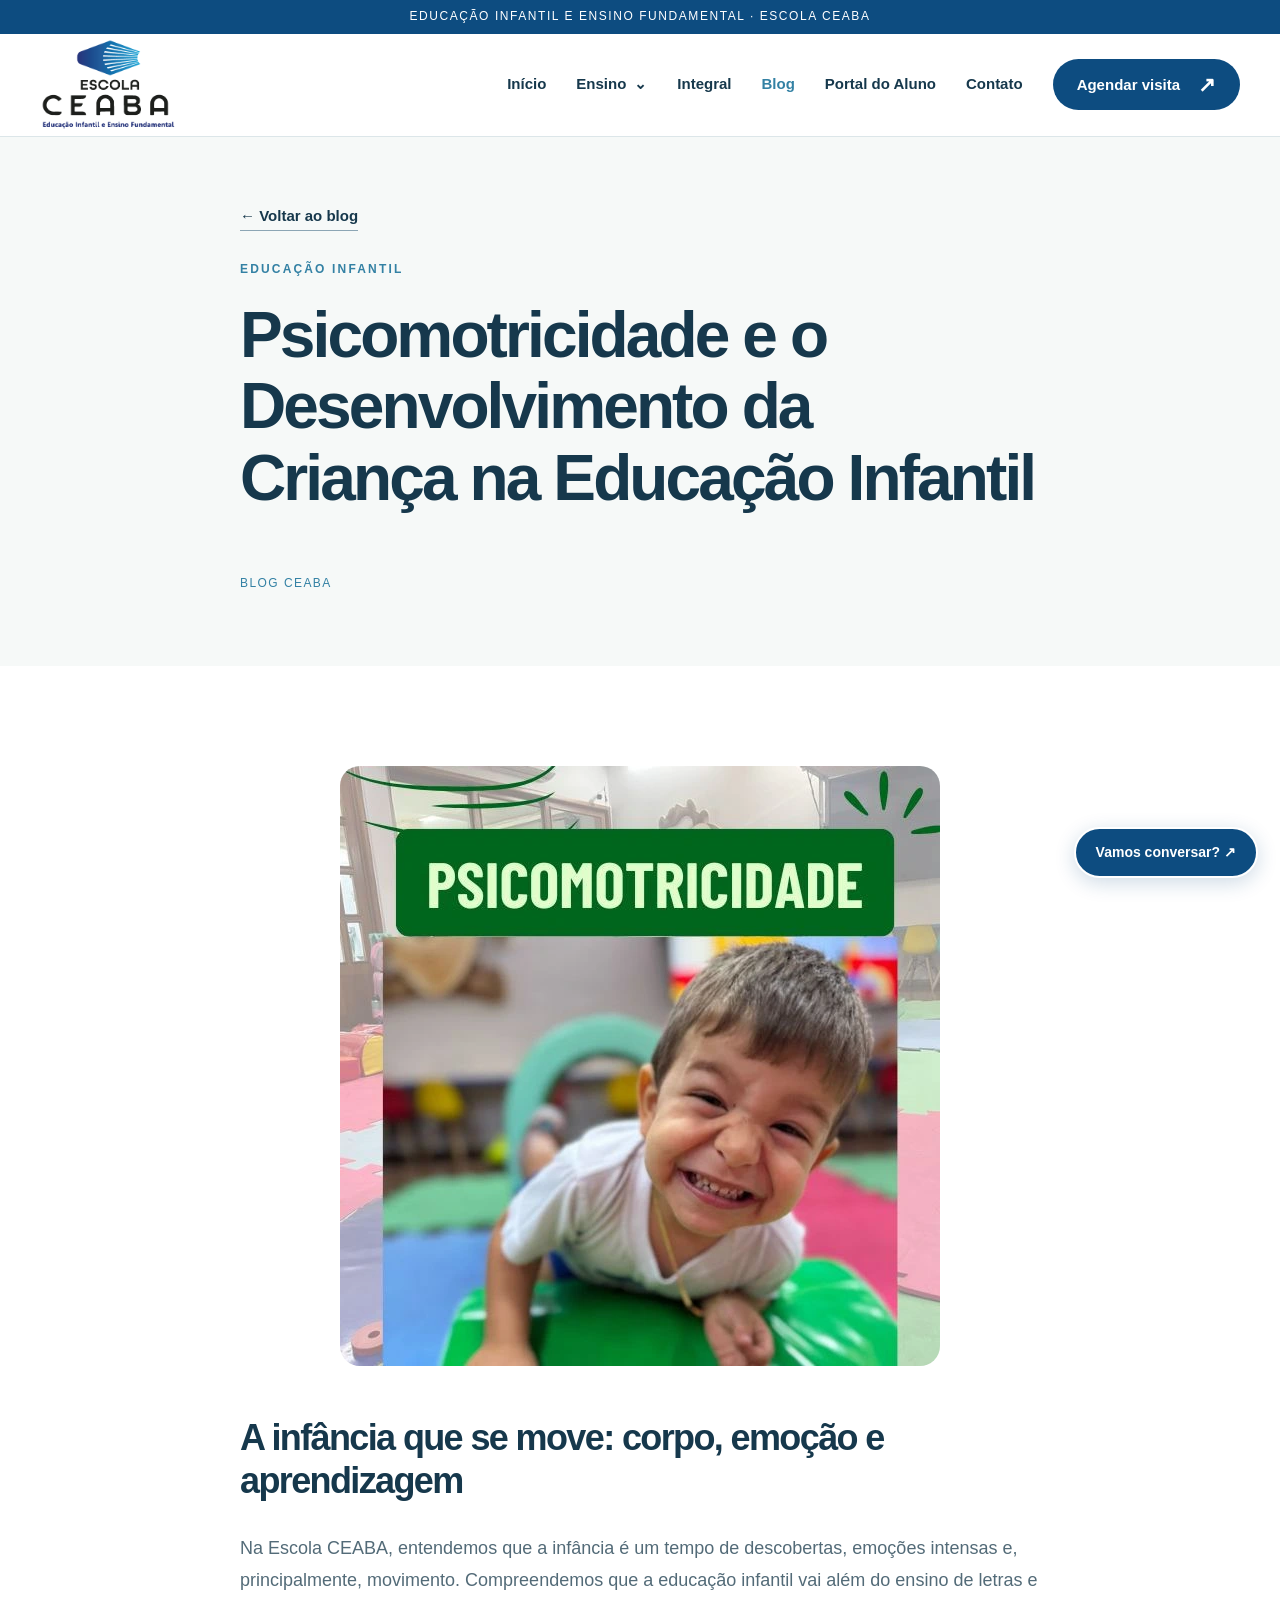
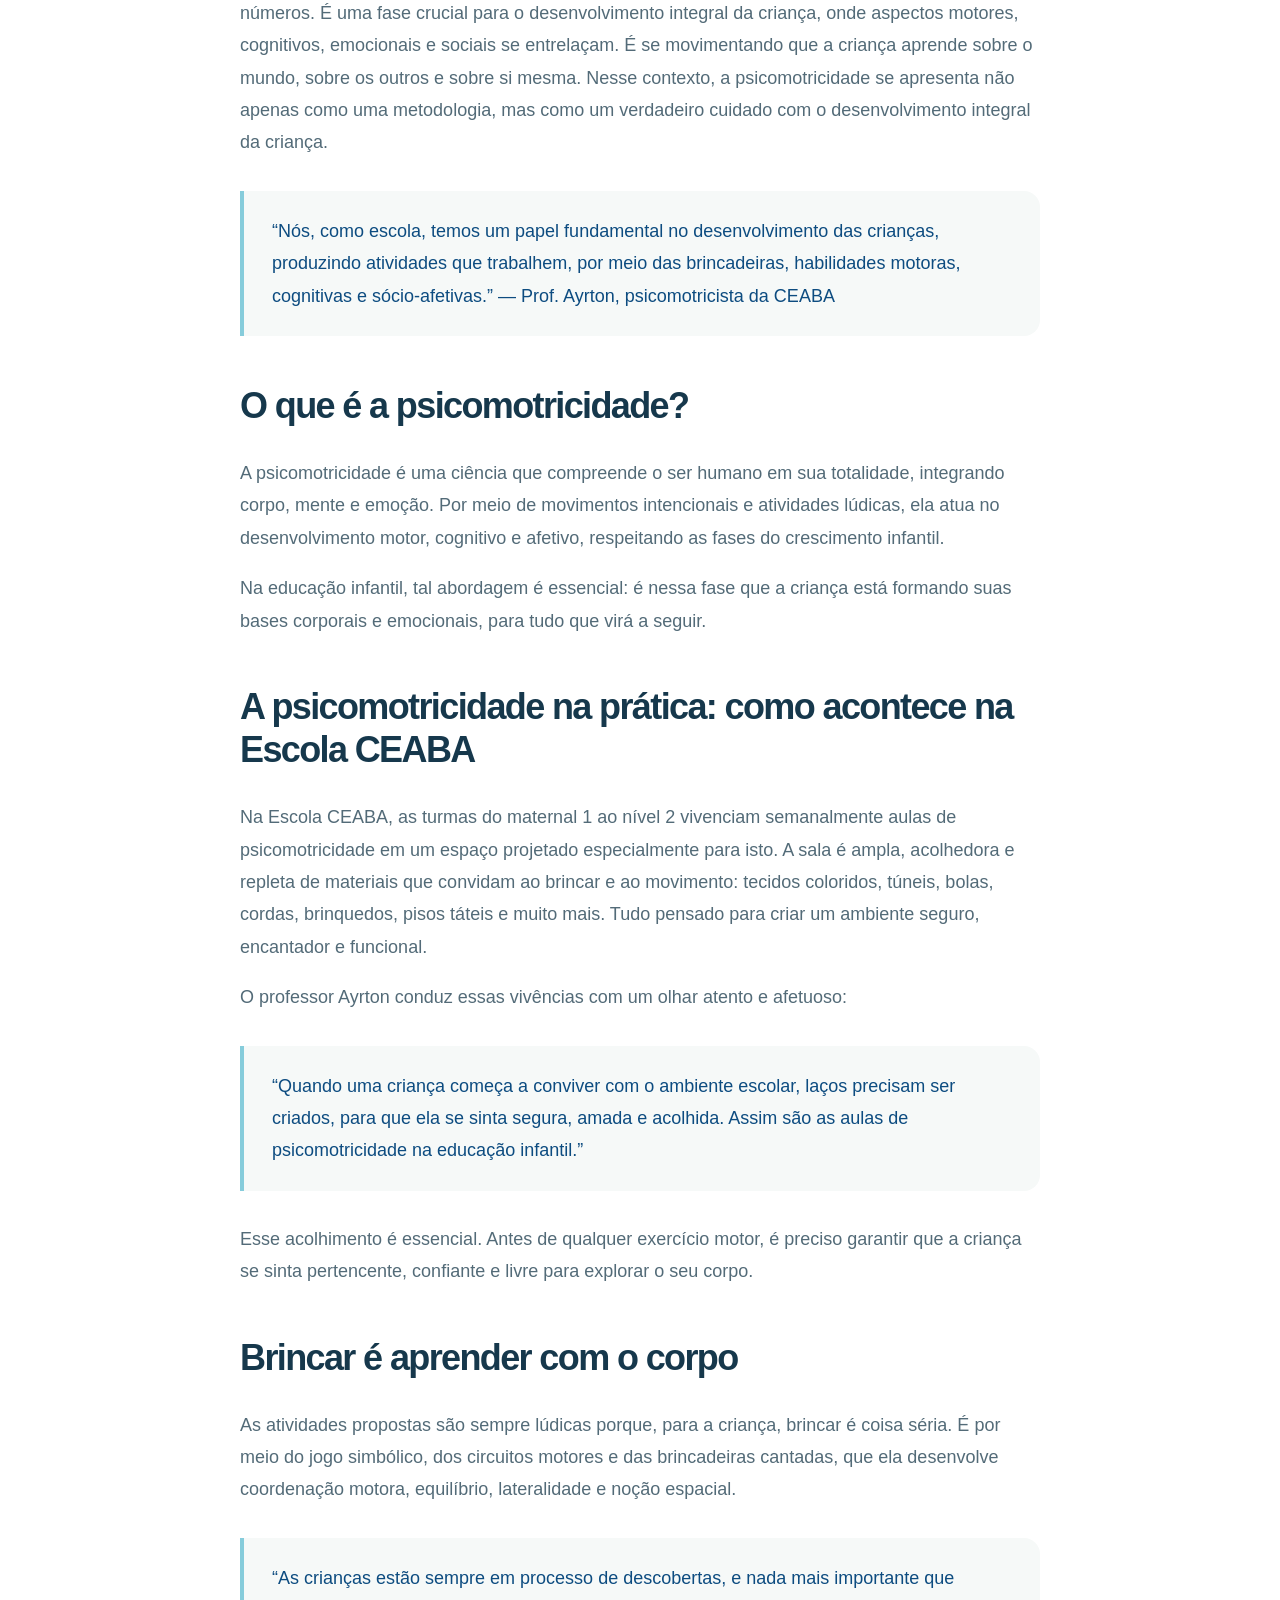
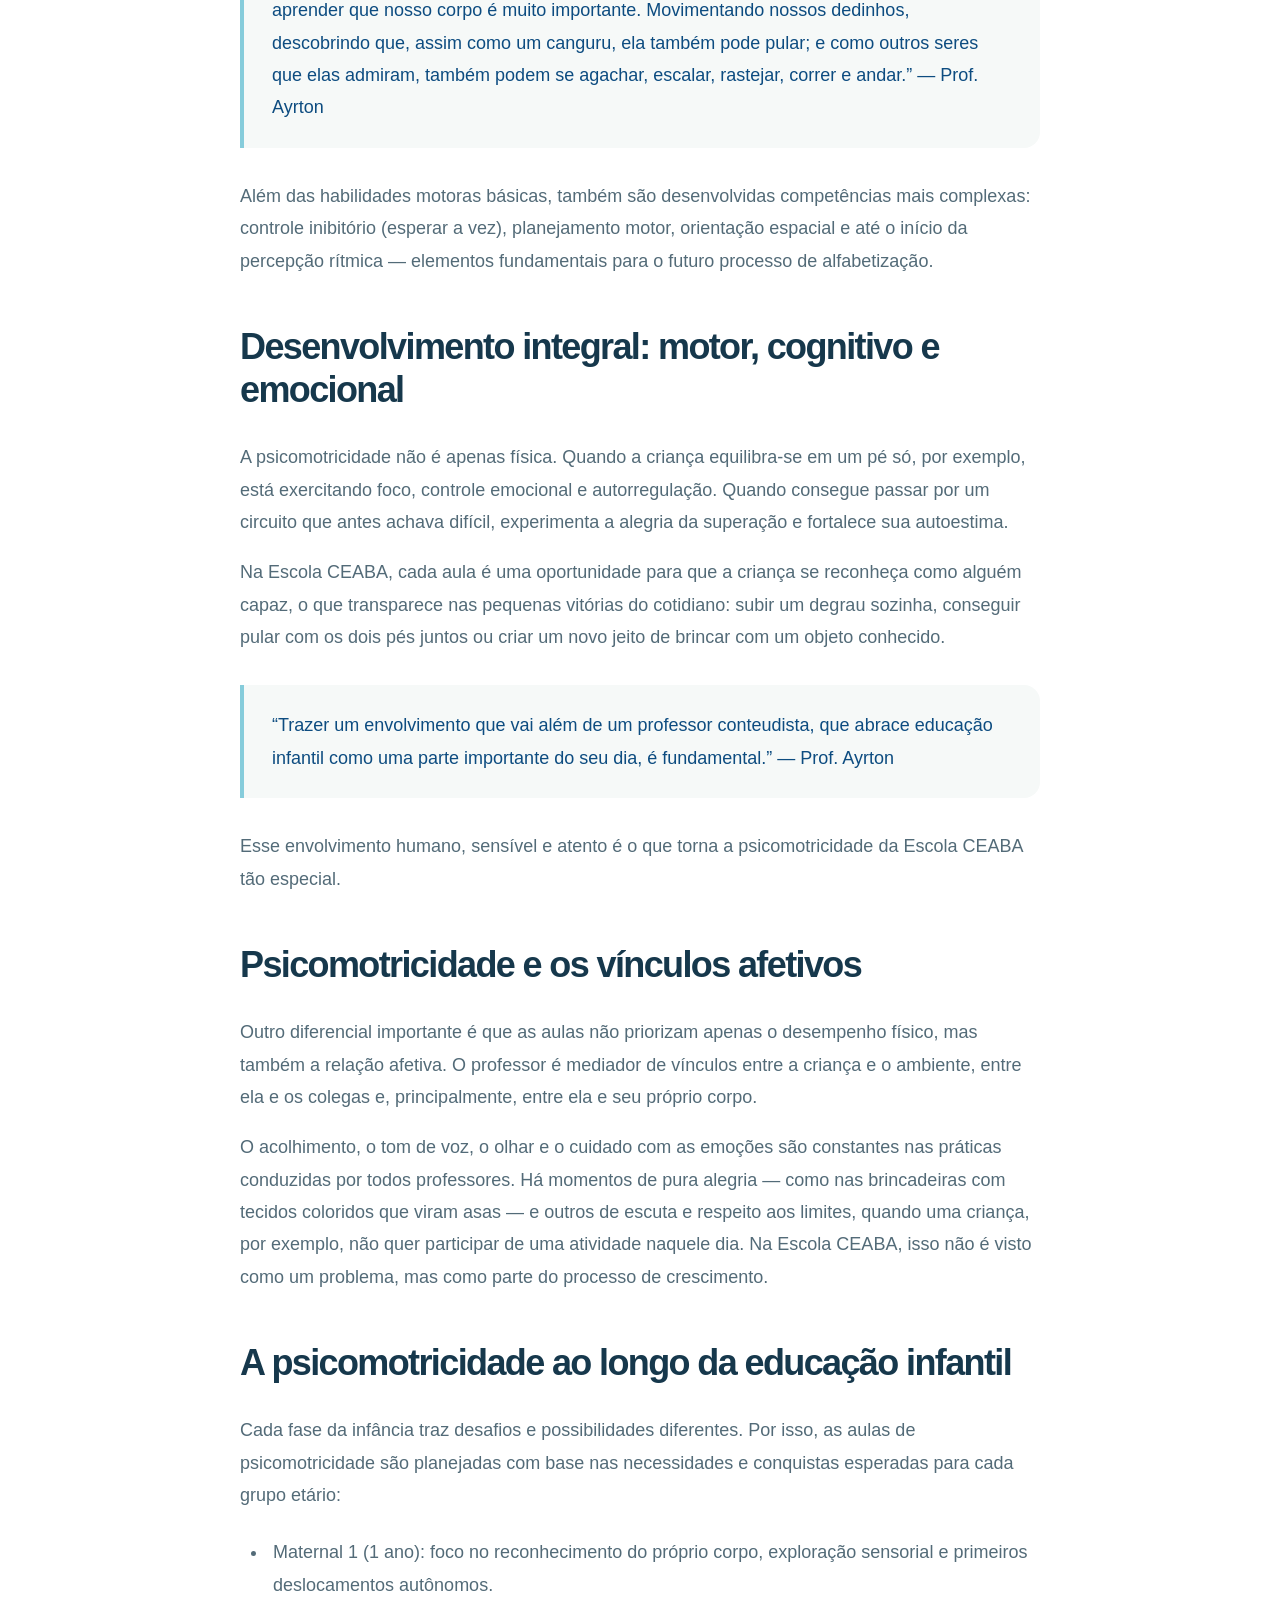
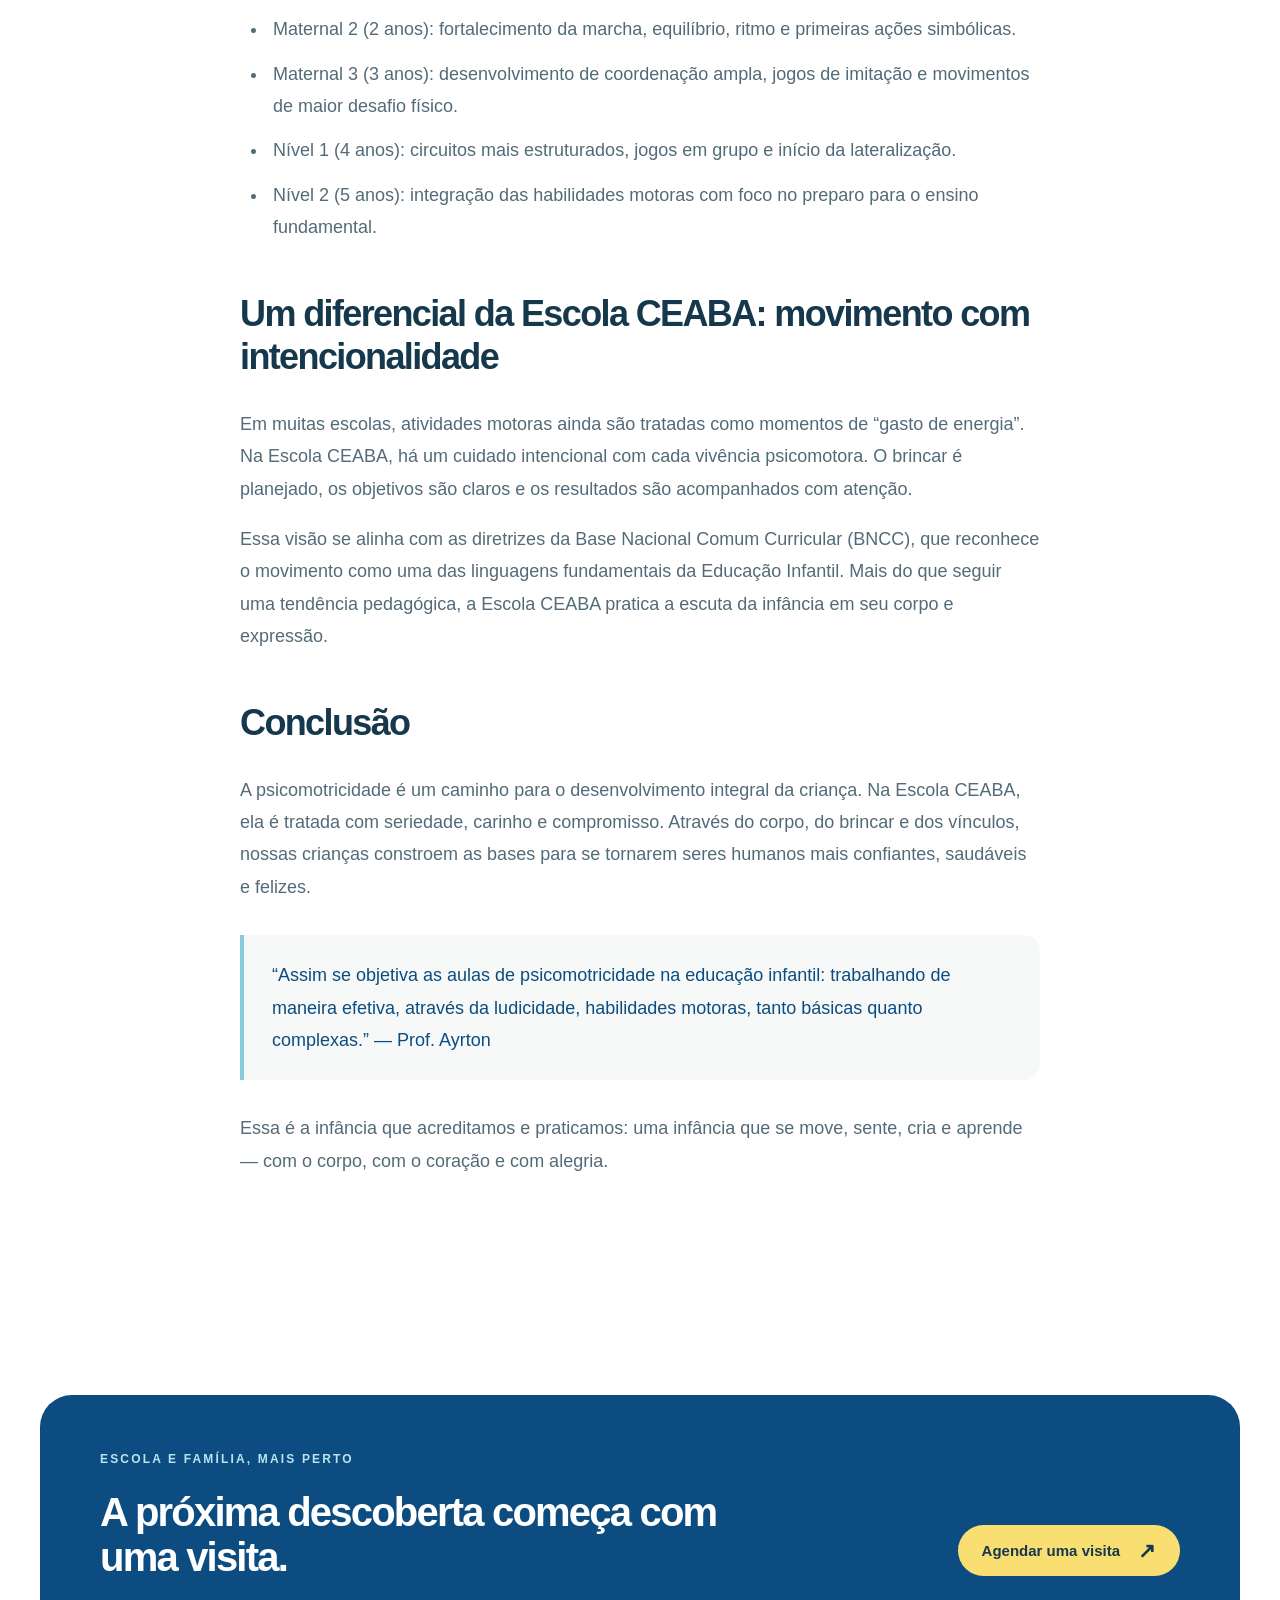
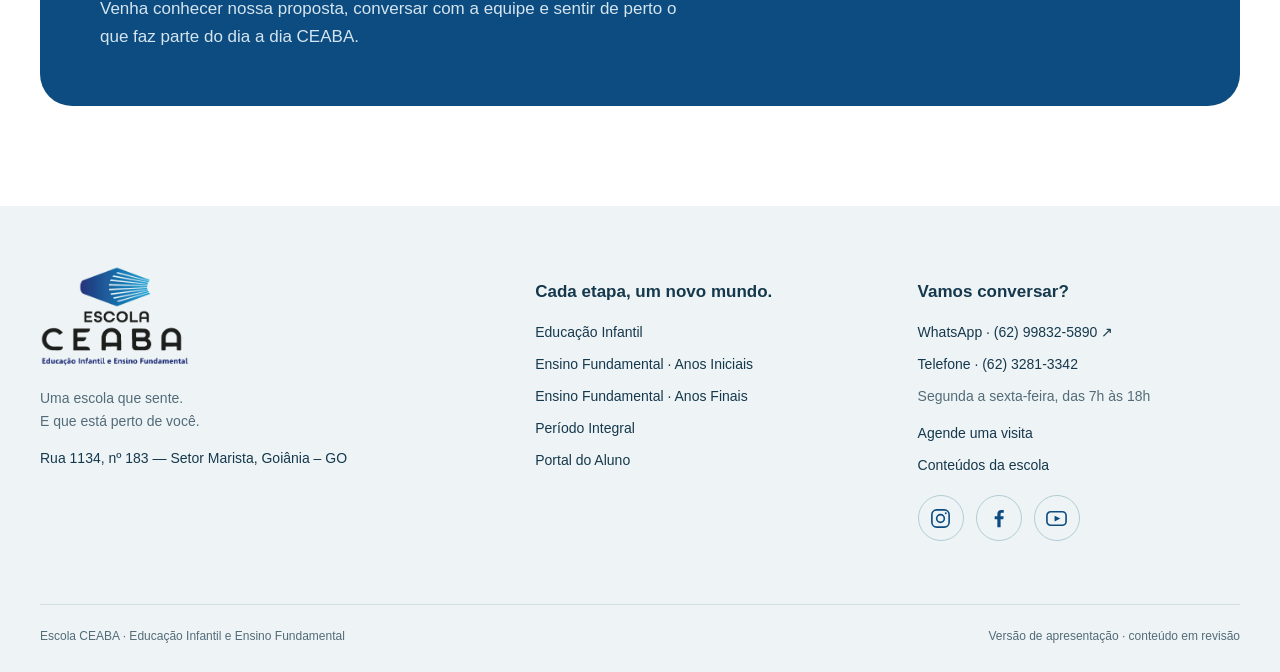
<file: public/blog-psicomotricidade.html>
<!doctype html>
<html lang="pt-BR"><head><meta charset="utf-8"><meta name="viewport" content="width=device-width,initial-scale=1">
<title>Psicomotricidade e o Desenvolvimento da Criança na Educação Infantil | Escola CEABA</title><meta name="description" content="A infância que se move: corpo, emoção e aprendizagem.">
<meta name="robots" content="noindex,nofollow"><meta name="theme-color" content="#0d4c80">
<meta property="og:title" content="Psicomotricidade e o Desenvolvimento da Criança na Educação Infantil | Escola CEABA"><meta property="og:description" content="A infância que se move: corpo, emoção e aprendizagem."><meta property="og:type" content="website"><meta property="og:locale" content="pt_BR">
<link rel="icon" href="assets/logo.png"><link rel="stylesheet" href="assets/style.css"><script src="assets/app.js" defer></script></head>
<body><a class="skip" href="#conteudo">Pular para o conteúdo</a><div class="topline">EDUCAÇÃO INFANTIL E ENSINO FUNDAMENTAL · ESCOLA CEABA</div>
<header class="header"><div class="wrap"><a class="brand" href="index.html" aria-label="Escola CEABA — início"><img src="assets/logo.png" alt="Escola CEABA" width="137" height="91"></a>
<button class="mobile-toggle" aria-controls="navigation" aria-expanded="false">Menu ☰</button>
<nav class="nav" id="navigation" aria-label="Navegação principal"><a href="index.html">Início</a><details><summary>Ensino</summary><div class="subnav"><a href="educacao-infantil.html">Educação Infantil</a><a href="anos-iniciais.html">Anos Iniciais · 1º ao 5º</a><a href="anos-finais.html">Anos Finais · 6º ao 9º</a></div></details><a href="integral.html">Integral</a><a href="blog.html" aria-current="page">Blog</a><a href="portal-do-aluno.html">Portal do Aluno</a><a href="contato.html">Contato</a><a class="button " href="https://wa.me/5562998325890?text=Ol%C3%A1%21%20Estou%20entrando%20em%20contato%20atrav%C3%A9s%20do%20SITE%20para%20agendar%20uma%20visita." target="_blank" rel="noopener noreferrer">Agendar visita<span class="arrow" aria-hidden="true">↗</span></a></nav></div></header>
<main id="conteudo"><section class="page-hero"><div class="wrap content"><div class="article-nav"><a class="text-link" href="blog.html">← Voltar ao blog</a></div><span class="eyebrow">Educação Infantil</span><h1>Psicomotricidade e o Desenvolvimento da Criança na Educação Infantil</h1><span class="article-meta">BLOG CEABA</span></div></section><section class="section"><article class="wrap content article-body"><img src="assets/blog-psicomotricidade.webp" alt="Criança em uma atividade motora na capa do artigo sobre psicomotricidade." class="article-cover square-cover" loading="eager" decoding="async"><h2>A infância que se move: corpo, emoção e aprendizagem</h2><p>Na Escola CEABA, entendemos que a infância é um tempo de descobertas, emoções intensas e, principalmente, movimento. Compreendemos que a educação infantil vai além do ensino de letras e números. É uma fase crucial para o desenvolvimento integral da criança, onde aspectos motores, cognitivos, emocionais e sociais se entrelaçam. É se movimentando que a criança aprende sobre o mundo, sobre os outros e sobre si mesma. Nesse contexto, a psicomotricidade se apresenta não apenas como uma metodologia, mas como um verdadeiro cuidado com o desenvolvimento integral da criança.</p><blockquote><p>“Nós, como escola, temos um papel fundamental no desenvolvimento das crianças, produzindo atividades que trabalhem, por meio das brincadeiras, habilidades motoras, cognitivas e sócio-afetivas.” — Prof. Ayrton, psicomotricista da CEABA</p></blockquote><h2>O que é a psicomotricidade?</h2><p>A psicomotricidade é uma ciência que compreende o ser humano em sua totalidade, integrando corpo, mente e emoção. Por meio de movimentos intencionais e atividades lúdicas, ela atua no desenvolvimento motor, cognitivo e afetivo, respeitando as fases do crescimento infantil.</p><p>Na educação infantil, tal abordagem é essencial: é nessa fase que a criança está formando suas bases corporais e emocionais, para tudo que virá a seguir.</p><h2>A psicomotricidade na prática: como acontece na Escola CEABA</h2><p>Na Escola CEABA, as turmas do maternal 1 ao nível 2 vivenciam semanalmente aulas de psicomotricidade em um espaço projetado especialmente para isto. A sala é ampla, acolhedora e repleta de materiais que convidam ao brincar e ao movimento: tecidos coloridos, túneis, bolas, cordas, brinquedos, pisos táteis e muito mais. Tudo pensado para criar um ambiente seguro, encantador e funcional.</p><p>O professor Ayrton conduz essas vivências com um olhar atento e afetuoso:</p><blockquote><p>“Quando uma criança começa a conviver com o ambiente escolar, laços precisam ser criados, para que ela se sinta segura, amada e acolhida. Assim são as aulas de psicomotricidade na educação infantil.”</p></blockquote><p>Esse acolhimento é essencial. Antes de qualquer exercício motor, é preciso garantir que a criança se sinta pertencente, confiante e livre para explorar o seu corpo.</p><h2>Brincar é aprender com o corpo</h2><p>As atividades propostas são sempre lúdicas porque, para a criança, brincar é coisa séria. É por meio do jogo simbólico, dos circuitos motores e das brincadeiras cantadas, que ela desenvolve coordenação motora, equilíbrio, lateralidade e noção espacial.</p><blockquote><p>“As crianças estão sempre em processo de descobertas, e nada mais importante que aprender que nosso corpo é muito importante. Movimentando nossos dedinhos, descobrindo que, assim como um canguru, ela também pode pular; e como outros seres que elas admiram, também podem se agachar, escalar, rastejar, correr e andar.” — Prof. Ayrton</p></blockquote><p>Além das habilidades motoras básicas, também são desenvolvidas competências mais complexas: controle inibitório (esperar a vez), planejamento motor, orientação espacial e até o início da percepção rítmica — elementos fundamentais para o futuro processo de alfabetização.</p><h2>Desenvolvimento integral: motor, cognitivo e emocional</h2><p>A psicomotricidade não é apenas física. Quando a criança equilibra-se em um pé só, por exemplo, está exercitando foco, controle emocional e autorregulação. Quando consegue passar por um circuito que antes achava difícil, experimenta a alegria da superação e fortalece sua autoestima.</p><p>Na Escola CEABA, cada aula é uma oportunidade para que a criança se reconheça como alguém capaz, o que transparece nas pequenas vitórias do cotidiano: subir um degrau sozinha, conseguir pular com os dois pés juntos ou criar um novo jeito de brincar com um objeto conhecido.</p><blockquote><p>“Trazer um envolvimento que vai além de um professor conteudista, que abrace educação infantil como uma parte importante do seu dia, é fundamental.” — Prof. Ayrton</p></blockquote><p>Esse envolvimento humano, sensível e atento é o que torna a psicomotricidade da Escola CEABA tão especial.</p><h2>Psicomotricidade e os vínculos afetivos</h2><p>Outro diferencial importante é que as aulas não priorizam apenas o desempenho físico, mas também a relação afetiva. O professor é mediador de vínculos entre a criança e o ambiente, entre ela e os colegas e, principalmente, entre ela e seu próprio corpo.</p><p>O acolhimento, o tom de voz, o olhar e o cuidado com as emoções são constantes nas práticas conduzidas por todos professores. Há momentos de pura alegria — como nas brincadeiras com tecidos coloridos que viram asas — e outros de escuta e respeito aos limites, quando uma criança, por exemplo, não quer participar de uma atividade naquele dia. Na Escola CEABA, isso não é visto como um problema, mas como parte do processo de crescimento.</p><h2>A psicomotricidade ao longo da educação infantil</h2><p>Cada fase da infância traz desafios e possibilidades diferentes. Por isso, as aulas de psicomotricidade são planejadas com base nas necessidades e conquistas esperadas para cada grupo etário:</p><ul><li>Maternal 1 (1 ano): foco no reconhecimento do próprio corpo, exploração sensorial e primeiros deslocamentos autônomos.</li><li>Maternal 2 (2 anos): fortalecimento da marcha, equilíbrio, ritmo e primeiras ações simbólicas.</li><li>Maternal 3 (3 anos): desenvolvimento de coordenação ampla, jogos de imitação e movimentos de maior desafio físico.</li><li>Nível 1 (4 anos): circuitos mais estruturados, jogos em grupo e início da lateralização.</li><li>Nível 2 (5 anos): integração das habilidades motoras com foco no preparo para o ensino fundamental.</li></ul><h2>Um diferencial da Escola CEABA: movimento com intencionalidade</h2><p>Em muitas escolas, atividades motoras ainda são tratadas como momentos de “gasto de energia”. Na Escola CEABA, há um cuidado intencional com cada vivência psicomotora. O brincar é planejado, os objetivos são claros e os resultados são acompanhados com atenção.</p><p>Essa visão se alinha com as diretrizes da Base Nacional Comum Curricular (BNCC), que reconhece o movimento como uma das linguagens fundamentais da Educação Infantil. Mais do que seguir uma tendência pedagógica, a Escola CEABA pratica a escuta da infância em seu corpo e expressão.</p><h2>Conclusão</h2><p>A psicomotricidade é um caminho para o desenvolvimento integral da criança. Na Escola CEABA, ela é tratada com seriedade, carinho e compromisso. Através do corpo, do brincar e dos vínculos, nossas crianças constroem as bases para se tornarem seres humanos mais confiantes, saudáveis e felizes.</p><blockquote><p>“Assim se objetiva as aulas de psicomotricidade na educação infantil: trabalhando de maneira efetiva, através da ludicidade, habilidades motoras, tanto básicas quanto complexas.” — Prof. Ayrton</p></blockquote><p>Essa é a infância que acreditamos e praticamos: uma infância que se move, sente, cria e aprende — com o corpo, com o coração e com alegria.</p></article></section><section class="section"><div class="wrap"><div class="wide-cta"><div><span class="eyebrow" style="color:#bce3ed">ESCOLA E FAMÍLIA, MAIS PERTO</span><h2>A próxima descoberta começa com uma visita.</h2><p>Venha conhecer nossa proposta, conversar com a equipe e sentir de perto o que faz parte do dia a dia CEABA.</p></div><a class="button yellow" href="https://wa.me/5562998325890?text=Ol%C3%A1%21%20Estou%20entrando%20em%20contato%20atrav%C3%A9s%20do%20SITE%20para%20agendar%20uma%20visita." target="_blank" rel="noopener noreferrer">Agendar uma visita<span class="arrow" aria-hidden="true">↗</span></a></div></div></section></main>
<footer class="footer"><div class="wrap"><div class="footer-grid"><div><img src="assets/logo.png" alt="Escola CEABA" width="150" height="101" loading="lazy"><p>Uma escola que sente.<br>E que está perto de você.</p><a href="https://maps.app.goo.gl/WpX1V1PkWK7XWChd8" target="_blank" rel="noopener noreferrer">Rua 1134, nº 183 — Setor Marista, Goiânia – GO</a></div><div><h3>Cada etapa, um novo mundo.</h3><a href="educacao-infantil.html">Educação Infantil</a><a href="anos-iniciais.html">Ensino Fundamental · Anos Iniciais</a><a href="anos-finais.html">Ensino Fundamental · Anos Finais</a><a href="integral.html">Período Integral</a><a href="portal-do-aluno.html">Portal do Aluno</a></div><div><h3>Vamos conversar?</h3><a href="https://wa.me/5562998325890?text=Ol%C3%A1%21%20Estou%20entrando%20em%20contato%20atrav%C3%A9s%20do%20SITE%20para%20agendar%20uma%20visita." target="_blank" rel="noopener noreferrer">WhatsApp · (62) 99832-5890 ↗</a><a href="tel:+556232813342">Telefone · (62) 3281-3342</a><p>Segunda a sexta-feira, das 7h às 18h</p><a href="contato.html">Agende uma visita</a><a href="blog.html">Conteúdos da escola</a><div class="social-links icon-links" role="group" aria-label="Redes sociais da Escola CEABA"><a href="https://www.instagram.com/escola.ceaba" target="_blank" rel="noopener noreferrer" title="Instagram" aria-label="Instagram da Escola CEABA (abre em nova aba)"><svg viewBox="0 0 24 24" width="23" height="23" fill="none" stroke="currentColor" stroke-width="1.7" aria-hidden="true" focusable="false"><rect x="3" y="3" width="18" height="18" rx="5"/><circle cx="12" cy="12" r="4"/><circle cx="17.5" cy="6.5" r="1" fill="currentColor" stroke="none"/></svg></a><a href="https://www.facebook.com/ceabagoiania" target="_blank" rel="noopener noreferrer" title="Facebook" aria-label="Facebook da Escola CEABA (abre em nova aba)"><svg viewBox="0 0 24 24" width="23" height="23" fill="none" stroke="currentColor" stroke-width="1.7" aria-hidden="true" focusable="false"><path d="M14.2 21v-8.2H17l.4-3.2h-3.2v-2c0-.9.3-1.5 1.6-1.5h1.7V3.2c-.3 0-1.3-.2-2.5-.2-2.5 0-4.2 1.5-4.2 4.3v2.3H8v3.2h2.8V21z" fill="currentColor" stroke="none"/></svg></a><a href="https://www.youtube.com/@escolaceaba/videos" target="_blank" rel="noopener noreferrer" title="YouTube" aria-label="YouTube da Escola CEABA (abre em nova aba)"><svg viewBox="0 0 24 24" width="23" height="23" fill="none" stroke="currentColor" stroke-width="1.7" aria-hidden="true" focusable="false"><rect x="2" y="5" width="20" height="14" rx="4"/><path d="m10 9 6 3-6 3z" fill="currentColor" stroke="none"/></svg></a></div></div></div><div class="footer-bottom"><span>Escola CEABA · Educação Infantil e Ensino Fundamental</span><span>Versão de apresentação · conteúdo em revisão</span></div></div></footer>
<a class="whatsapp" href="https://wa.me/5562998325890?text=Ol%C3%A1%21%20Estou%20entrando%20em%20contato%20atrav%C3%A9s%20do%20SITE%20para%20agendar%20uma%20visita." target="_blank" rel="noopener noreferrer" aria-label="Conversar com a Escola CEABA pelo WhatsApp (abre em nova aba)">Vamos conversar? ↗</a></body></html>
</file>
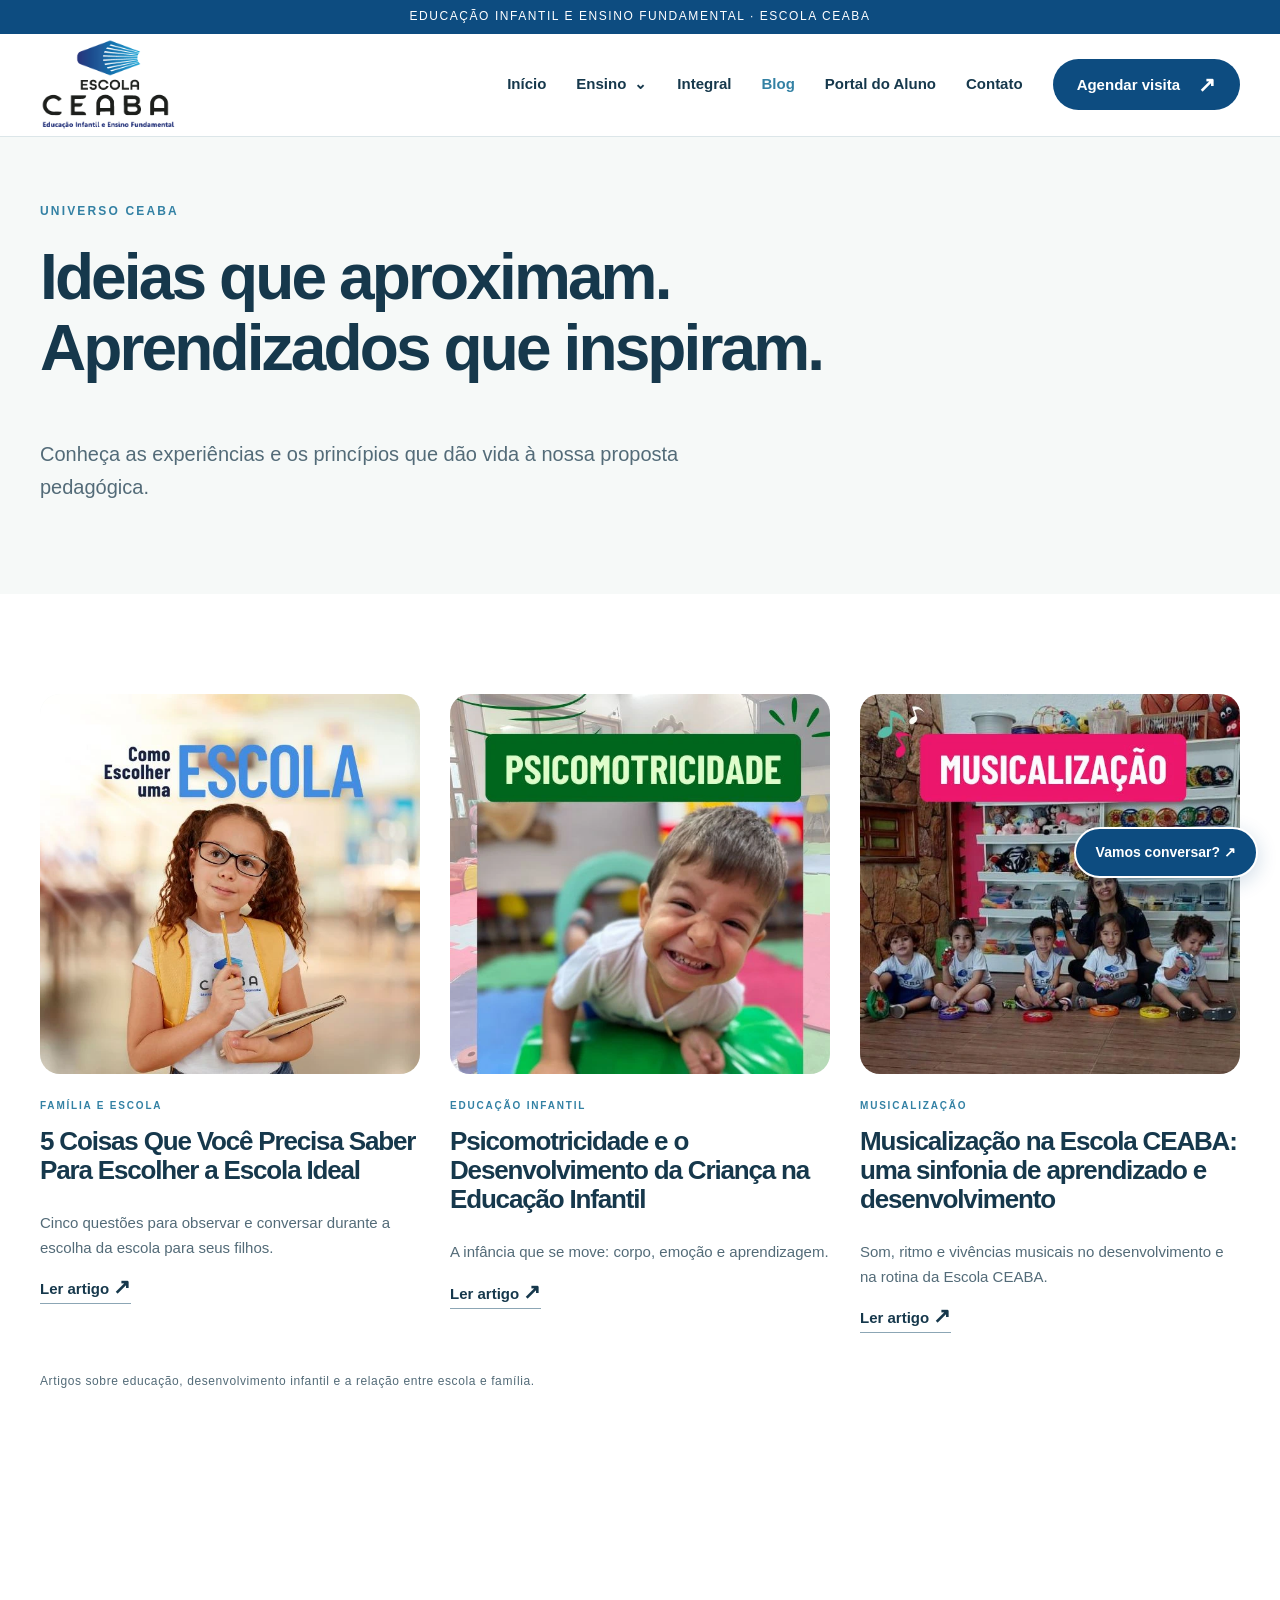
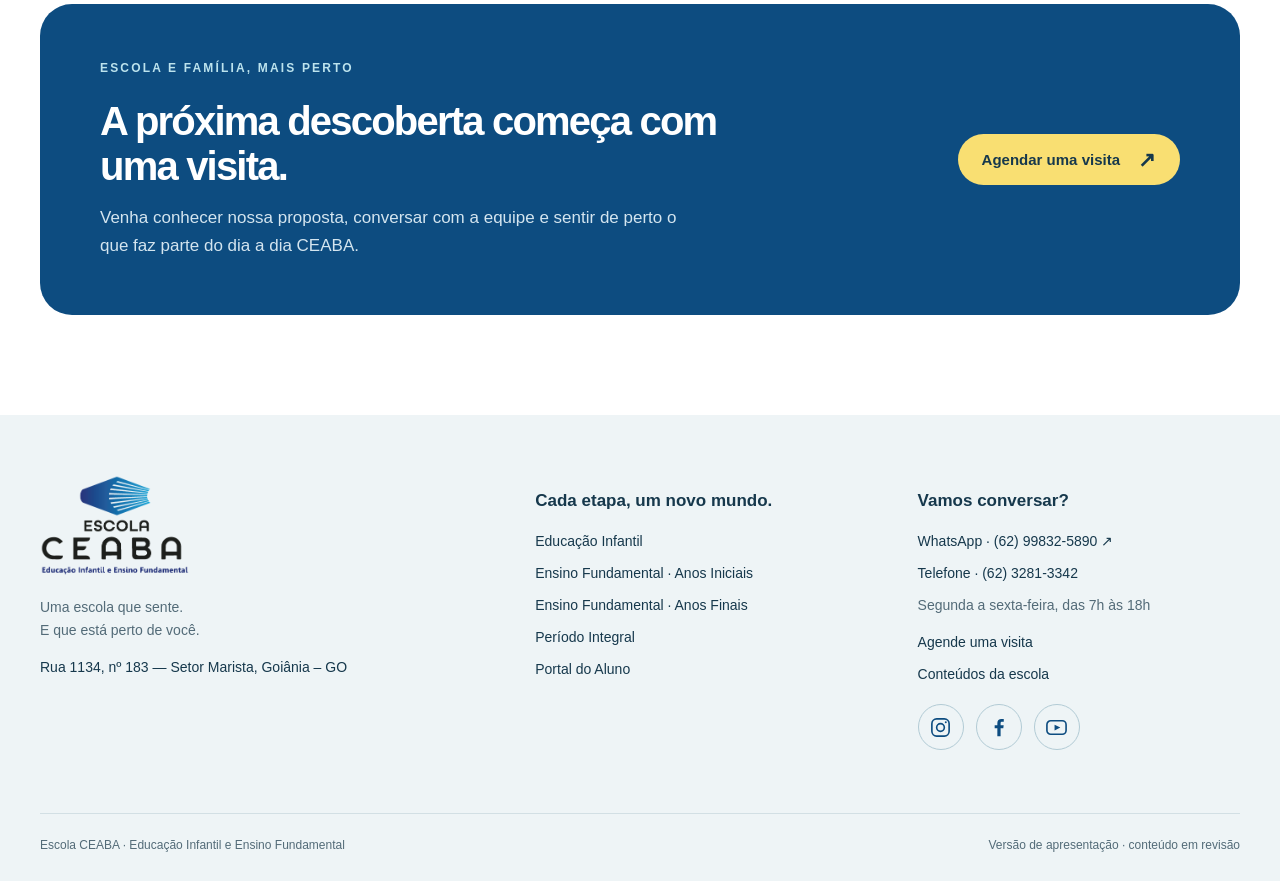
<file: public/blog.html>
<!doctype html>
<html lang="pt-BR"><head><meta charset="utf-8"><meta name="viewport" content="width=device-width,initial-scale=1">
<title>Universo CEABA | Escola CEABA</title><meta name="description" content="Conheça a proposta pedagógica e as experiências de aprendizagem da Escola CEABA.">
<meta name="robots" content="noindex,nofollow"><meta name="theme-color" content="#0d4c80">
<meta property="og:title" content="Universo CEABA | Escola CEABA"><meta property="og:description" content="Conheça a proposta pedagógica e as experiências de aprendizagem da Escola CEABA."><meta property="og:type" content="website"><meta property="og:locale" content="pt_BR">
<link rel="icon" href="assets/logo.png"><link rel="stylesheet" href="assets/style.css"><script src="assets/app.js" defer></script></head>
<body><a class="skip" href="#conteudo">Pular para o conteúdo</a><div class="topline">EDUCAÇÃO INFANTIL E ENSINO FUNDAMENTAL · ESCOLA CEABA</div>
<header class="header"><div class="wrap"><a class="brand" href="index.html" aria-label="Escola CEABA — início"><img src="assets/logo.png" alt="Escola CEABA" width="137" height="91"></a>
<button class="mobile-toggle" aria-controls="navigation" aria-expanded="false">Menu ☰</button>
<nav class="nav" id="navigation" aria-label="Navegação principal"><a href="index.html">Início</a><details><summary>Ensino</summary><div class="subnav"><a href="educacao-infantil.html">Educação Infantil</a><a href="anos-iniciais.html">Anos Iniciais · 1º ao 5º</a><a href="anos-finais.html">Anos Finais · 6º ao 9º</a></div></details><a href="integral.html">Integral</a><a href="blog.html" aria-current="page">Blog</a><a href="portal-do-aluno.html">Portal do Aluno</a><a href="contato.html">Contato</a><a class="button " href="https://wa.me/5562998325890?text=Ol%C3%A1%21%20Estou%20entrando%20em%20contato%20atrav%C3%A9s%20do%20SITE%20para%20agendar%20uma%20visita." target="_blank" rel="noopener noreferrer">Agendar visita<span class="arrow" aria-hidden="true">↗</span></a></nav></div></header>
<main id="conteudo"><section class="page-hero"><div class="wrap"><span class="eyebrow">UNIVERSO CEABA</span><h1>Ideias que aproximam.<br>Aprendizados que inspiram.</h1><p class="lead">Conheça as experiências e os princípios que dão vida à nossa proposta pedagógica.</p></div></section><section class="section"><div class="wrap"><div class="story-grid"><article class="story cover-square"><a href="blog-escolher-escola-ideal.html"><img src="assets/blog-escolher-escola-ideal.webp" alt="Criança com mochila e caderno na capa Como Escolher uma Escola." class="" loading="lazy" decoding="async"><span class="eyebrow">Família e escola</span><h3>5 Coisas Que Você Precisa Saber Para Escolher a Escola Ideal</h3><p>Cinco questões para observar e conversar durante a escolha da escola para seus filhos.</p><span class="text-link">Ler artigo <span class="arrow" aria-hidden="true">↗</span></span></a></article><article class="story cover-square"><a href="blog-psicomotricidade.html"><img src="assets/blog-psicomotricidade.webp" alt="Criança em uma atividade motora na capa do artigo sobre psicomotricidade." class="" loading="lazy" decoding="async"><span class="eyebrow">Educação Infantil</span><h3>Psicomotricidade e o Desenvolvimento da Criança na Educação Infantil</h3><p>A infância que se move: corpo, emoção e aprendizagem.</p><span class="text-link">Ler artigo <span class="arrow" aria-hidden="true">↗</span></span></a></article><article class="story cover-square"><a href="blog-musicalizacao-infantil.html"><img src="assets/blog-musicalizacao-infantil.webp" alt="Professora e crianças com instrumentos na capa do artigo sobre musicalização." class="" loading="lazy" decoding="async"><span class="eyebrow">Musicalização</span><h3>Musicalização na Escola CEABA: uma sinfonia de aprendizado e desenvolvimento</h3><p>Som, ritmo e vivências musicais no desenvolvimento e na rotina da Escola CEABA.</p><span class="text-link">Ler artigo <span class="arrow" aria-hidden="true">↗</span></span></a></article></div><p class="caption" style="margin-top:40px">Artigos sobre educação, desenvolvimento infantil e a relação entre escola e família.</p></div></section><section class="section"><div class="wrap"><div class="wide-cta"><div><span class="eyebrow" style="color:#bce3ed">ESCOLA E FAMÍLIA, MAIS PERTO</span><h2>A próxima descoberta começa com uma visita.</h2><p>Venha conhecer nossa proposta, conversar com a equipe e sentir de perto o que faz parte do dia a dia CEABA.</p></div><a class="button yellow" href="https://wa.me/5562998325890?text=Ol%C3%A1%21%20Estou%20entrando%20em%20contato%20atrav%C3%A9s%20do%20SITE%20para%20agendar%20uma%20visita." target="_blank" rel="noopener noreferrer">Agendar uma visita<span class="arrow" aria-hidden="true">↗</span></a></div></div></section></main>
<footer class="footer"><div class="wrap"><div class="footer-grid"><div><img src="assets/logo.png" alt="Escola CEABA" width="150" height="101" loading="lazy"><p>Uma escola que sente.<br>E que está perto de você.</p><a href="https://maps.app.goo.gl/WpX1V1PkWK7XWChd8" target="_blank" rel="noopener noreferrer">Rua 1134, nº 183 — Setor Marista, Goiânia – GO</a></div><div><h3>Cada etapa, um novo mundo.</h3><a href="educacao-infantil.html">Educação Infantil</a><a href="anos-iniciais.html">Ensino Fundamental · Anos Iniciais</a><a href="anos-finais.html">Ensino Fundamental · Anos Finais</a><a href="integral.html">Período Integral</a><a href="portal-do-aluno.html">Portal do Aluno</a></div><div><h3>Vamos conversar?</h3><a href="https://wa.me/5562998325890?text=Ol%C3%A1%21%20Estou%20entrando%20em%20contato%20atrav%C3%A9s%20do%20SITE%20para%20agendar%20uma%20visita." target="_blank" rel="noopener noreferrer">WhatsApp · (62) 99832-5890 ↗</a><a href="tel:+556232813342">Telefone · (62) 3281-3342</a><p>Segunda a sexta-feira, das 7h às 18h</p><a href="contato.html">Agende uma visita</a><a href="blog.html">Conteúdos da escola</a><div class="social-links icon-links" role="group" aria-label="Redes sociais da Escola CEABA"><a href="https://www.instagram.com/escola.ceaba" target="_blank" rel="noopener noreferrer" title="Instagram" aria-label="Instagram da Escola CEABA (abre em nova aba)"><svg viewBox="0 0 24 24" width="23" height="23" fill="none" stroke="currentColor" stroke-width="1.7" aria-hidden="true" focusable="false"><rect x="3" y="3" width="18" height="18" rx="5"/><circle cx="12" cy="12" r="4"/><circle cx="17.5" cy="6.5" r="1" fill="currentColor" stroke="none"/></svg></a><a href="https://www.facebook.com/ceabagoiania" target="_blank" rel="noopener noreferrer" title="Facebook" aria-label="Facebook da Escola CEABA (abre em nova aba)"><svg viewBox="0 0 24 24" width="23" height="23" fill="none" stroke="currentColor" stroke-width="1.7" aria-hidden="true" focusable="false"><path d="M14.2 21v-8.2H17l.4-3.2h-3.2v-2c0-.9.3-1.5 1.6-1.5h1.7V3.2c-.3 0-1.3-.2-2.5-.2-2.5 0-4.2 1.5-4.2 4.3v2.3H8v3.2h2.8V21z" fill="currentColor" stroke="none"/></svg></a><a href="https://www.youtube.com/@escolaceaba/videos" target="_blank" rel="noopener noreferrer" title="YouTube" aria-label="YouTube da Escola CEABA (abre em nova aba)"><svg viewBox="0 0 24 24" width="23" height="23" fill="none" stroke="currentColor" stroke-width="1.7" aria-hidden="true" focusable="false"><rect x="2" y="5" width="20" height="14" rx="4"/><path d="m10 9 6 3-6 3z" fill="currentColor" stroke="none"/></svg></a></div></div></div><div class="footer-bottom"><span>Escola CEABA · Educação Infantil e Ensino Fundamental</span><span>Versão de apresentação · conteúdo em revisão</span></div></div></footer>
<a class="whatsapp" href="https://wa.me/5562998325890?text=Ol%C3%A1%21%20Estou%20entrando%20em%20contato%20atrav%C3%A9s%20do%20SITE%20para%20agendar%20uma%20visita." target="_blank" rel="noopener noreferrer" aria-label="Conversar com a Escola CEABA pelo WhatsApp (abre em nova aba)">Vamos conversar? ↗</a></body></html>
</file>
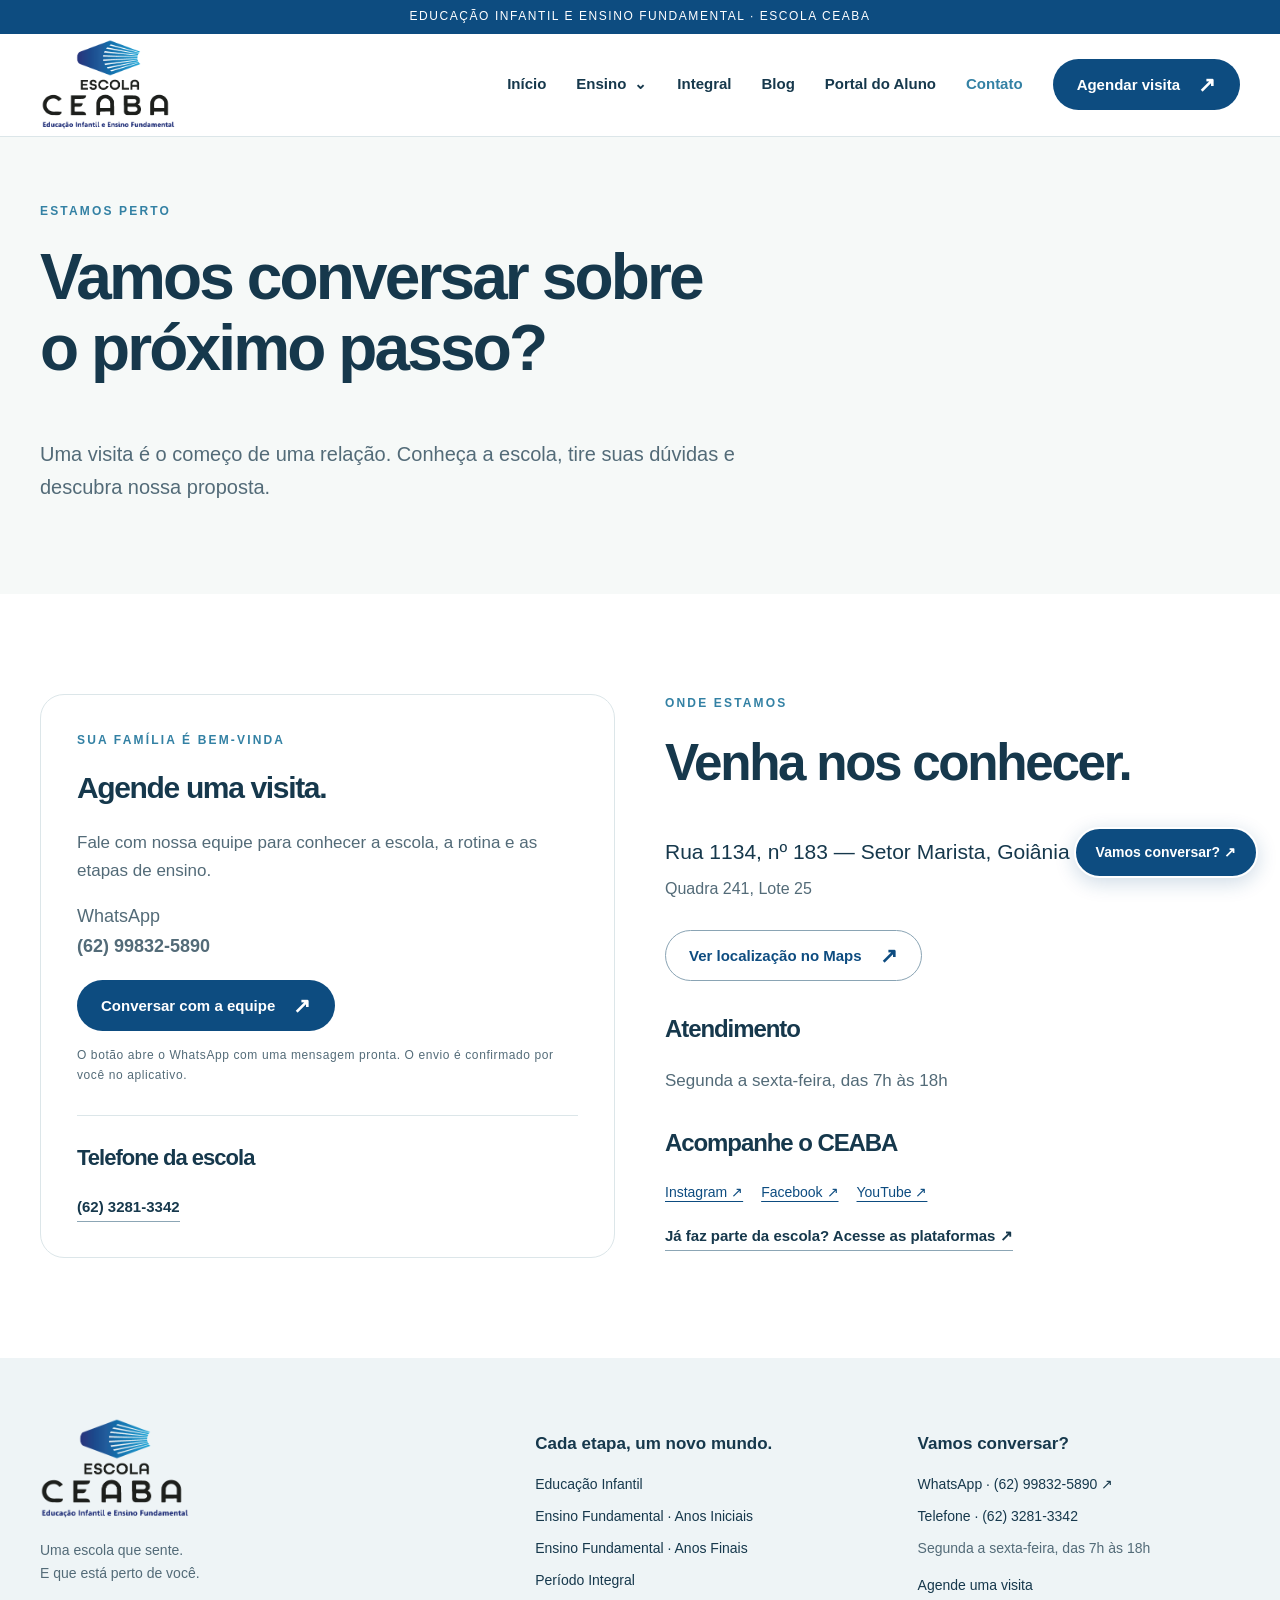
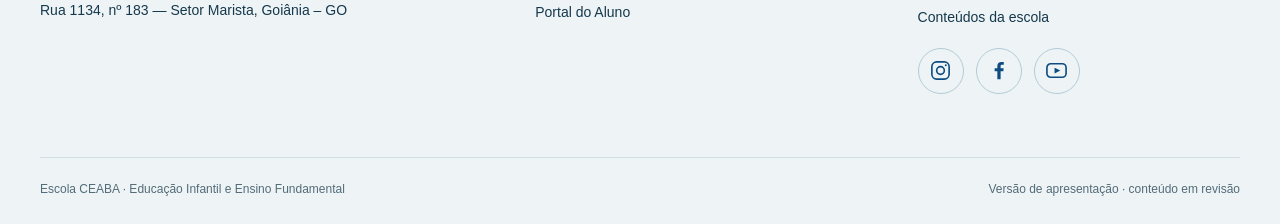
<file: public/contato.html>
<!doctype html>
<html lang="pt-BR"><head><meta charset="utf-8"><meta name="viewport" content="width=device-width,initial-scale=1">
<title>Agende uma visita | Escola CEABA</title><meta name="description" content="Converse com a equipe da Escola CEABA pelo WhatsApp e agende uma visita para conhecer a escola.">
<meta name="robots" content="noindex,nofollow"><meta name="theme-color" content="#0d4c80">
<meta property="og:title" content="Agende uma visita | Escola CEABA"><meta property="og:description" content="Converse com a equipe da Escola CEABA pelo WhatsApp e agende uma visita para conhecer a escola."><meta property="og:type" content="website"><meta property="og:locale" content="pt_BR">
<link rel="icon" href="assets/logo.png"><link rel="stylesheet" href="assets/style.css"><script src="assets/app.js" defer></script></head>
<body><a class="skip" href="#conteudo">Pular para o conteúdo</a><div class="topline">EDUCAÇÃO INFANTIL E ENSINO FUNDAMENTAL · ESCOLA CEABA</div>
<header class="header"><div class="wrap"><a class="brand" href="index.html" aria-label="Escola CEABA — início"><img src="assets/logo.png" alt="Escola CEABA" width="137" height="91"></a>
<button class="mobile-toggle" aria-controls="navigation" aria-expanded="false">Menu ☰</button>
<nav class="nav" id="navigation" aria-label="Navegação principal"><a href="index.html">Início</a><details><summary>Ensino</summary><div class="subnav"><a href="educacao-infantil.html">Educação Infantil</a><a href="anos-iniciais.html">Anos Iniciais · 1º ao 5º</a><a href="anos-finais.html">Anos Finais · 6º ao 9º</a></div></details><a href="integral.html">Integral</a><a href="blog.html">Blog</a><a href="portal-do-aluno.html">Portal do Aluno</a><a href="contato.html" aria-current="page">Contato</a><a class="button " href="https://wa.me/5562998325890?text=Ol%C3%A1%21%20Estou%20entrando%20em%20contato%20atrav%C3%A9s%20do%20SITE%20para%20agendar%20uma%20visita." target="_blank" rel="noopener noreferrer">Agendar visita<span class="arrow" aria-hidden="true">↗</span></a></nav></div></header>
<main id="conteudo"><section class="page-hero"><div class="wrap"><span class="eyebrow">ESTAMOS PERTO</span><h1>Vamos conversar sobre<br>o próximo passo?</h1><p class="lead">Uma visita é o começo de uma relação. Conheça a escola, tire suas dúvidas e descubra nossa proposta.</p></div></section><section class="section"><div class="wrap contact-grid"><div class="contact-box"><span class="eyebrow">SUA FAMÍLIA É BEM-VINDA</span><h2>Agende uma visita.</h2><p>Fale com nossa equipe para conhecer a escola, a rotina e as etapas de ensino.</p><p class="contact-number">WhatsApp<br><strong>(62) 99832-5890</strong></p><a class="button " href="https://wa.me/5562998325890?text=Ol%C3%A1%21%20Estou%20entrando%20em%20contato%20atrav%C3%A9s%20do%20SITE%20para%20agendar%20uma%20visita." target="_blank" rel="noopener noreferrer">Conversar com a equipe<span class="arrow" aria-hidden="true">↗</span></a><p class="caption">O botão abre o WhatsApp com uma mensagem pronta. O envio é confirmado por você no aplicativo.</p><div class="contact-separator"></div><h3>Telefone da escola</h3><a class="text-link" href="tel:+556232813342">(62) 3281-3342</a></div><div class="contact-location"><span class="eyebrow">ONDE ESTAMOS</span><h2>Venha nos conhecer.</h2><address>Rua 1134, nº 183 — Setor Marista, Goiânia – GO<br><span>Quadra 241, Lote 25</span></address><a class="button outline" href="https://maps.app.goo.gl/WpX1V1PkWK7XWChd8" target="_blank" rel="noopener noreferrer">Ver localização no Maps<span class="arrow" aria-hidden="true">↗</span></a><h3>Atendimento</h3><p>Segunda a sexta-feira, das 7h às 18h</p><h3>Acompanhe o CEABA</h3><div class="social-links" role="group" aria-label="Redes sociais da Escola CEABA"><a href="https://www.instagram.com/escola.ceaba" target="_blank" rel="noopener noreferrer" title="Instagram" aria-label="Instagram da Escola CEABA (abre em nova aba)">Instagram ↗</a><a href="https://www.facebook.com/ceabagoiania" target="_blank" rel="noopener noreferrer" title="Facebook" aria-label="Facebook da Escola CEABA (abre em nova aba)">Facebook ↗</a><a href="https://www.youtube.com/@escolaceaba/videos" target="_blank" rel="noopener noreferrer" title="YouTube" aria-label="YouTube da Escola CEABA (abre em nova aba)">YouTube ↗</a></div><a class="text-link" href="portal-do-aluno.html">Já faz parte da escola? Acesse as plataformas ↗</a></div></div></section></main>
<footer class="footer"><div class="wrap"><div class="footer-grid"><div><img src="assets/logo.png" alt="Escola CEABA" width="150" height="101" loading="lazy"><p>Uma escola que sente.<br>E que está perto de você.</p><a href="https://maps.app.goo.gl/WpX1V1PkWK7XWChd8" target="_blank" rel="noopener noreferrer">Rua 1134, nº 183 — Setor Marista, Goiânia – GO</a></div><div><h3>Cada etapa, um novo mundo.</h3><a href="educacao-infantil.html">Educação Infantil</a><a href="anos-iniciais.html">Ensino Fundamental · Anos Iniciais</a><a href="anos-finais.html">Ensino Fundamental · Anos Finais</a><a href="integral.html">Período Integral</a><a href="portal-do-aluno.html">Portal do Aluno</a></div><div><h3>Vamos conversar?</h3><a href="https://wa.me/5562998325890?text=Ol%C3%A1%21%20Estou%20entrando%20em%20contato%20atrav%C3%A9s%20do%20SITE%20para%20agendar%20uma%20visita." target="_blank" rel="noopener noreferrer">WhatsApp · (62) 99832-5890 ↗</a><a href="tel:+556232813342">Telefone · (62) 3281-3342</a><p>Segunda a sexta-feira, das 7h às 18h</p><a href="contato.html">Agende uma visita</a><a href="blog.html">Conteúdos da escola</a><div class="social-links icon-links" role="group" aria-label="Redes sociais da Escola CEABA"><a href="https://www.instagram.com/escola.ceaba" target="_blank" rel="noopener noreferrer" title="Instagram" aria-label="Instagram da Escola CEABA (abre em nova aba)"><svg viewBox="0 0 24 24" width="23" height="23" fill="none" stroke="currentColor" stroke-width="1.7" aria-hidden="true" focusable="false"><rect x="3" y="3" width="18" height="18" rx="5"/><circle cx="12" cy="12" r="4"/><circle cx="17.5" cy="6.5" r="1" fill="currentColor" stroke="none"/></svg></a><a href="https://www.facebook.com/ceabagoiania" target="_blank" rel="noopener noreferrer" title="Facebook" aria-label="Facebook da Escola CEABA (abre em nova aba)"><svg viewBox="0 0 24 24" width="23" height="23" fill="none" stroke="currentColor" stroke-width="1.7" aria-hidden="true" focusable="false"><path d="M14.2 21v-8.2H17l.4-3.2h-3.2v-2c0-.9.3-1.5 1.6-1.5h1.7V3.2c-.3 0-1.3-.2-2.5-.2-2.5 0-4.2 1.5-4.2 4.3v2.3H8v3.2h2.8V21z" fill="currentColor" stroke="none"/></svg></a><a href="https://www.youtube.com/@escolaceaba/videos" target="_blank" rel="noopener noreferrer" title="YouTube" aria-label="YouTube da Escola CEABA (abre em nova aba)"><svg viewBox="0 0 24 24" width="23" height="23" fill="none" stroke="currentColor" stroke-width="1.7" aria-hidden="true" focusable="false"><rect x="2" y="5" width="20" height="14" rx="4"/><path d="m10 9 6 3-6 3z" fill="currentColor" stroke="none"/></svg></a></div></div></div><div class="footer-bottom"><span>Escola CEABA · Educação Infantil e Ensino Fundamental</span><span>Versão de apresentação · conteúdo em revisão</span></div></div></footer>
<a class="whatsapp" href="https://wa.me/5562998325890?text=Ol%C3%A1%21%20Estou%20entrando%20em%20contato%20atrav%C3%A9s%20do%20SITE%20para%20agendar%20uma%20visita." target="_blank" rel="noopener noreferrer" aria-label="Conversar com a Escola CEABA pelo WhatsApp (abre em nova aba)">Vamos conversar? ↗</a></body></html>
</file>
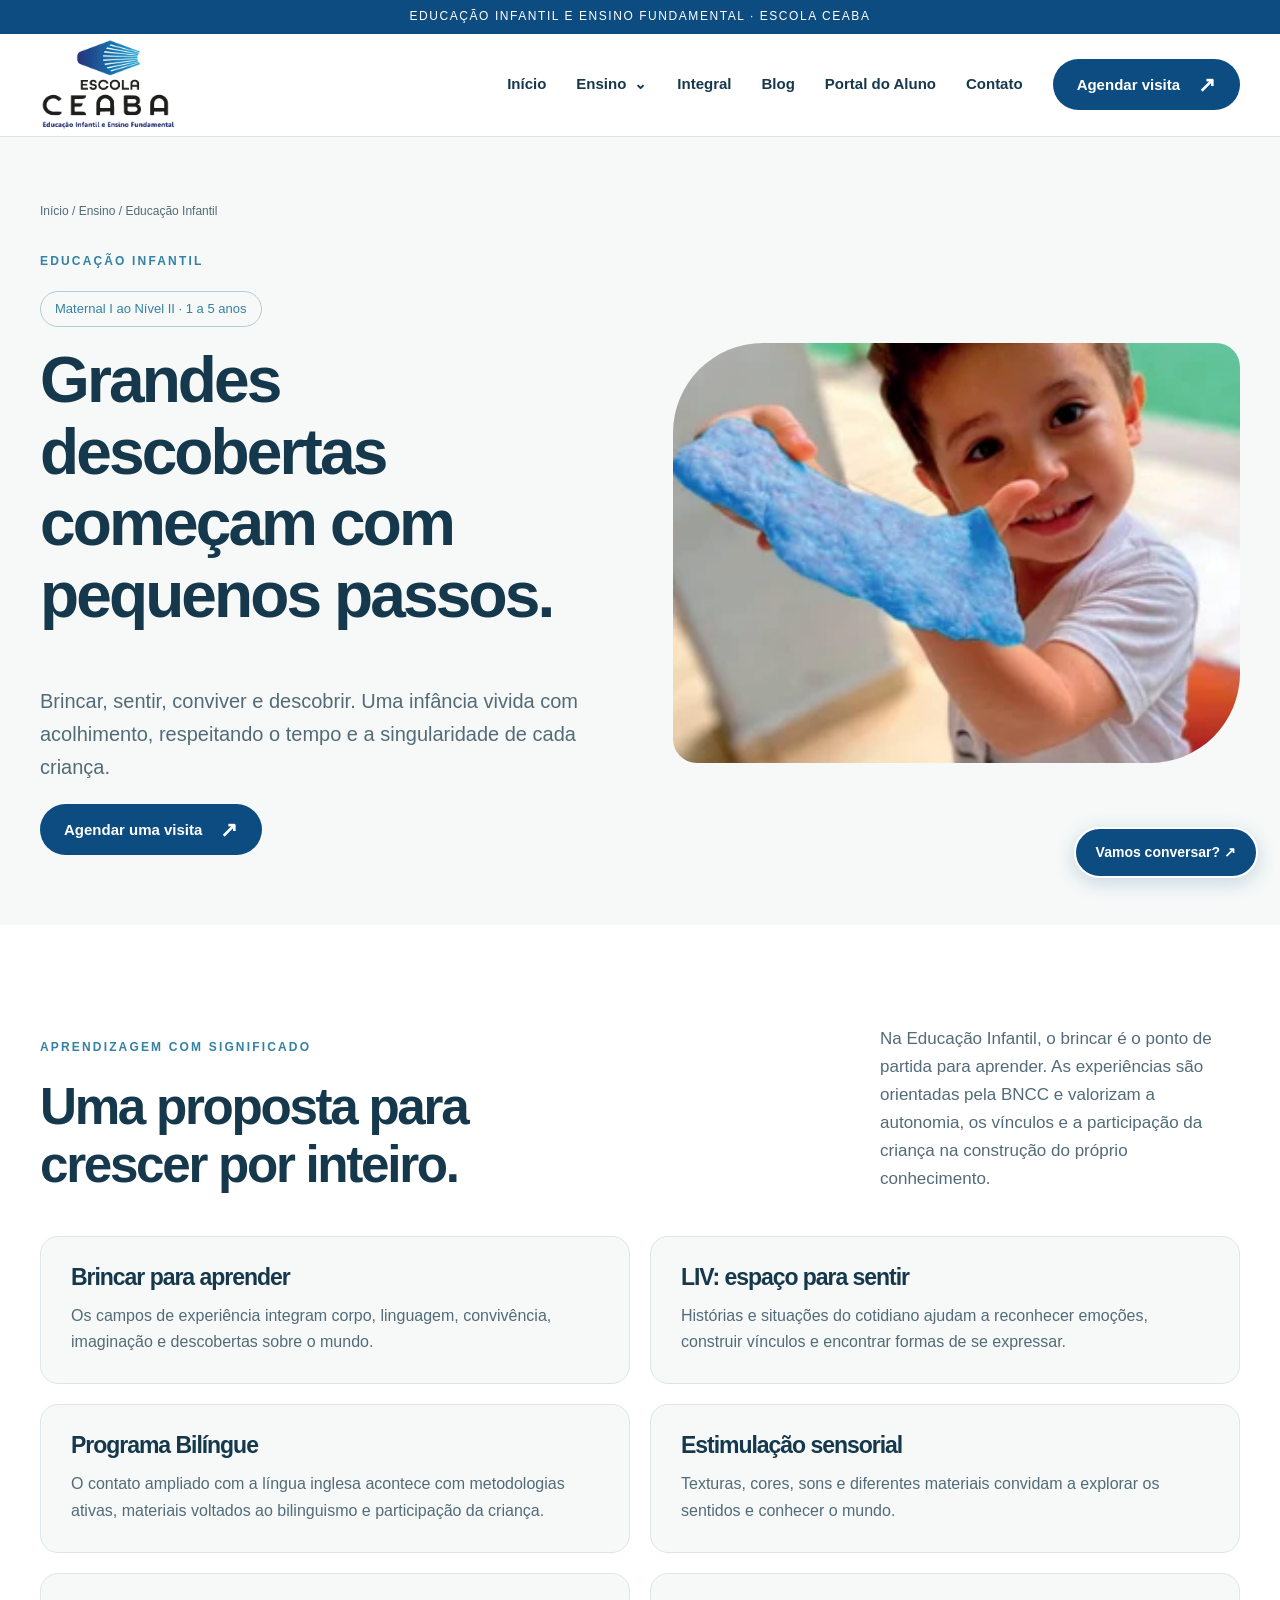
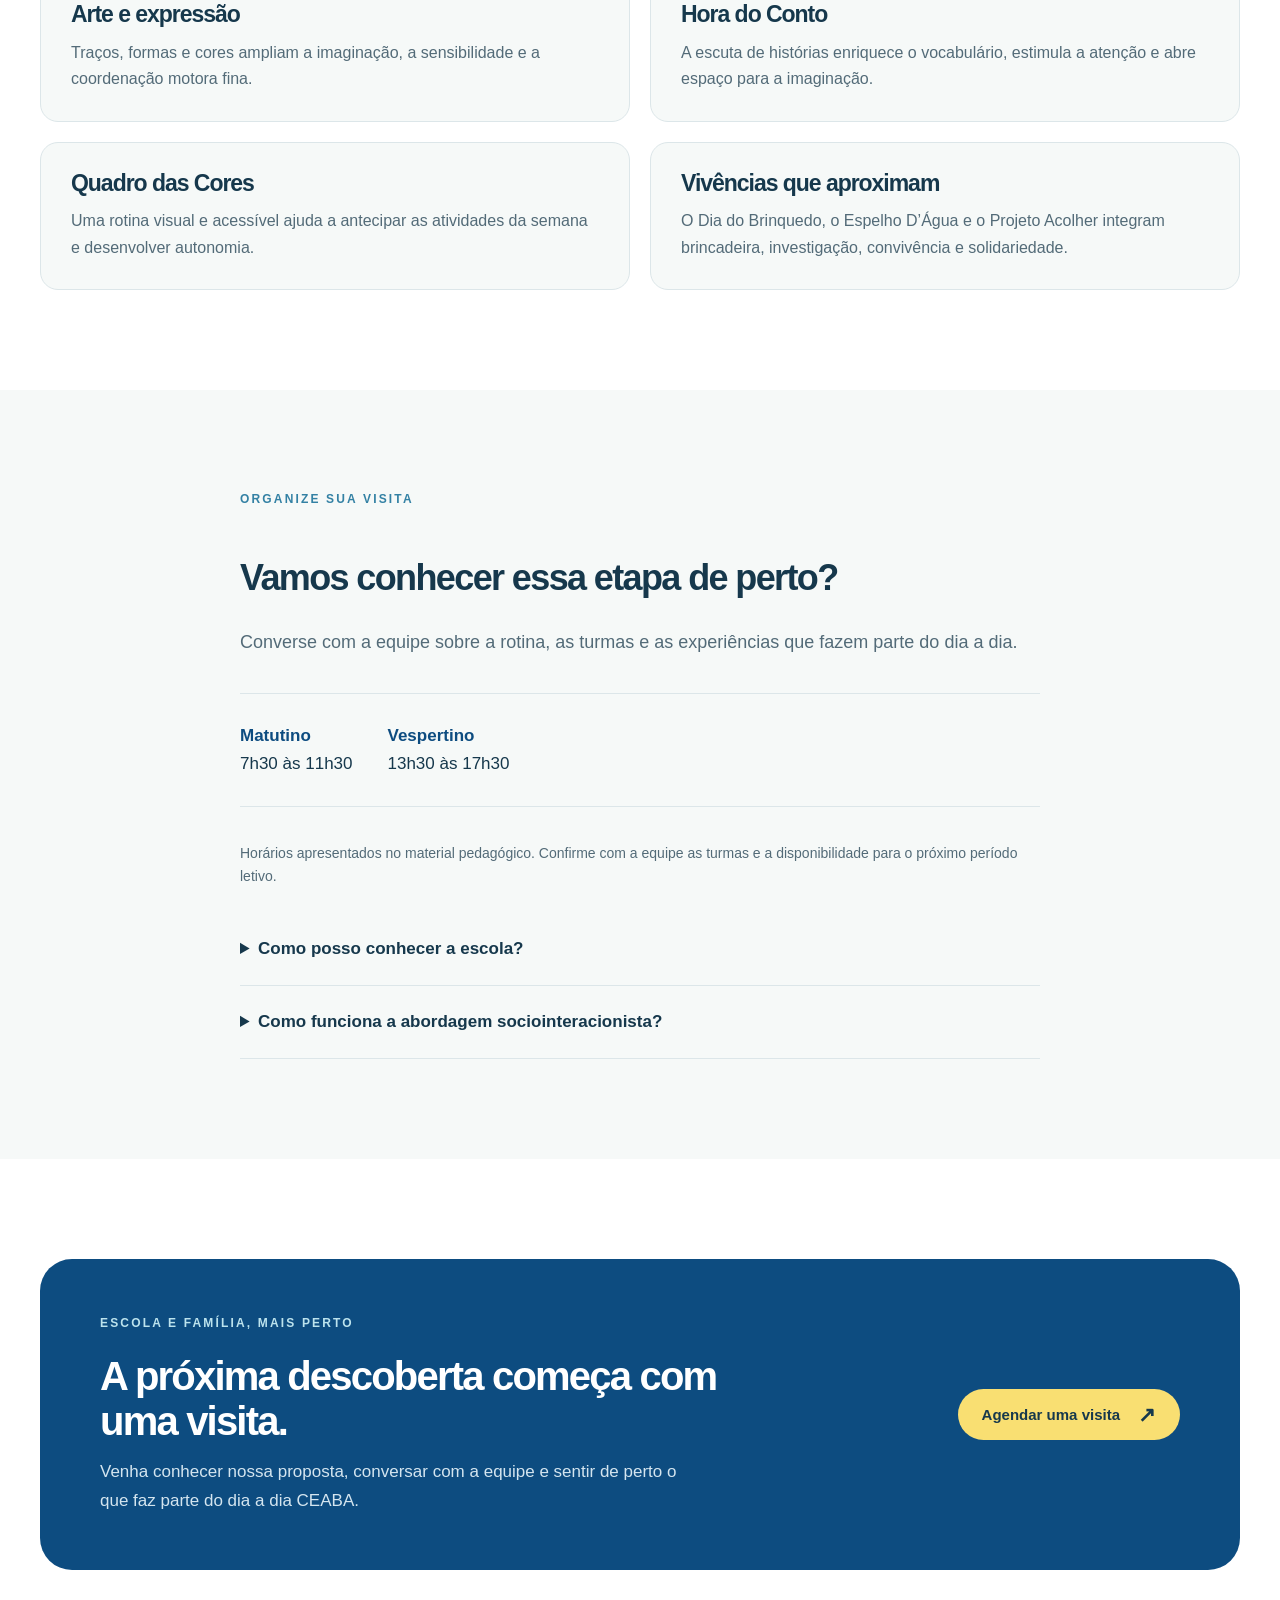
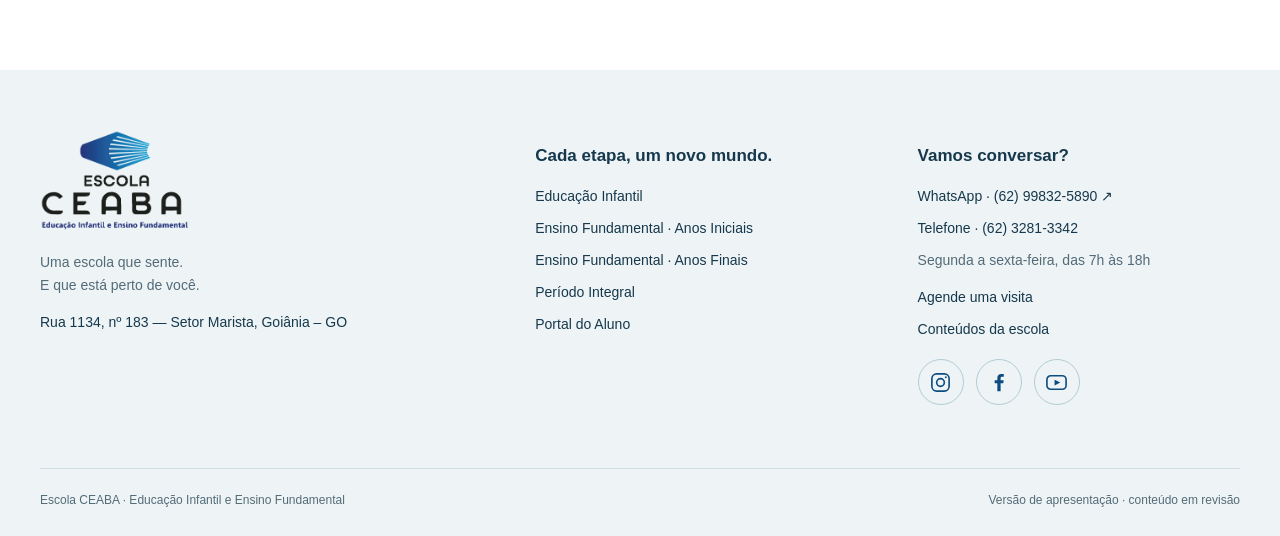
<file: public/educacao-infantil.html>
<!doctype html>
<html lang="pt-BR"><head><meta charset="utf-8"><meta name="viewport" content="width=device-width,initial-scale=1">
<title>Educação Infantil | Escola CEABA</title><meta name="description" content="Brincar, sentir, conviver e descobrir. Uma infância vivida com acolhimento, respeitando o tempo e a singularidade de cada criança.">
<meta name="robots" content="noindex,nofollow"><meta name="theme-color" content="#0d4c80">
<meta property="og:title" content="Educação Infantil | Escola CEABA"><meta property="og:description" content="Brincar, sentir, conviver e descobrir. Uma infância vivida com acolhimento, respeitando o tempo e a singularidade de cada criança."><meta property="og:type" content="website"><meta property="og:locale" content="pt_BR">
<link rel="icon" href="assets/logo.png"><link rel="stylesheet" href="assets/style.css"><script src="assets/app.js" defer></script></head>
<body><a class="skip" href="#conteudo">Pular para o conteúdo</a><div class="topline">EDUCAÇÃO INFANTIL E ENSINO FUNDAMENTAL · ESCOLA CEABA</div>
<header class="header"><div class="wrap"><a class="brand" href="index.html" aria-label="Escola CEABA — início"><img src="assets/logo.png" alt="Escola CEABA" width="137" height="91"></a>
<button class="mobile-toggle" aria-controls="navigation" aria-expanded="false">Menu ☰</button>
<nav class="nav" id="navigation" aria-label="Navegação principal"><a href="index.html">Início</a><details><summary>Ensino</summary><div class="subnav"><a href="educacao-infantil.html" aria-current="page">Educação Infantil</a><a href="anos-iniciais.html">Anos Iniciais · 1º ao 5º</a><a href="anos-finais.html">Anos Finais · 6º ao 9º</a></div></details><a href="integral.html">Integral</a><a href="blog.html">Blog</a><a href="portal-do-aluno.html">Portal do Aluno</a><a href="contato.html">Contato</a><a class="button " href="https://wa.me/5562998325890?text=Ol%C3%A1%21%20Estou%20entrando%20em%20contato%20atrav%C3%A9s%20do%20SITE%20para%20agendar%20uma%20visita." target="_blank" rel="noopener noreferrer">Agendar visita<span class="arrow" aria-hidden="true">↗</span></a></nav></div></header>
<main id="conteudo"><section class="page-hero"><div class="wrap"><div class="crumb"><a href="index.html">Início</a> / Ensino / Educação Infantil</div><div class="split"><div><span class="eyebrow">Educação Infantil</span><span class="age">Maternal I ao Nível II · 1 a 5 anos</span><h1>Grandes descobertas começam com pequenos passos.</h1><p class="lead">Brincar, sentir, conviver e descobrir. Uma infância vivida com acolhimento, respeitando o tempo e a singularidade de cada criança.</p><a class="button " href="https://wa.me/5562998325890?text=Ol%C3%A1%21%20Estou%20entrando%20em%20contato%20atrav%C3%A9s%20do%20SITE%20para%20agendar%20uma%20visita." target="_blank" rel="noopener noreferrer">Agendar uma visita<span class="arrow" aria-hidden="true">↗</span></a></div><img src="assets/infantil.webp" alt="Vivência pedagógica da Escola CEABA" class="" loading="eager" decoding="async"></div></div></section><section class="section"><div class="wrap"><div class="section-head"><div><span class="eyebrow">APRENDIZAGEM COM SIGNIFICADO</span><h2>Uma proposta para<br>crescer por inteiro.</h2></div><p>Na Educação Infantil, o brincar é o ponto de partida para aprender. As experiências são orientadas pela BNCC e valorizam a autonomia, os vínculos e a participação da criança na construção do próprio conhecimento.</p></div><div class="projects"><article class="project"><h3>Brincar para aprender</h3><p>Os campos de experiência integram corpo, linguagem, convivência, imaginação e descobertas sobre o mundo.</p></article><article class="project"><h3>LIV: espaço para sentir</h3><p>Histórias e situações do cotidiano ajudam a reconhecer emoções, construir vínculos e encontrar formas de se expressar.</p></article><article class="project"><h3>Programa Bilíngue</h3><p>O contato ampliado com a língua inglesa acontece com metodologias ativas, materiais voltados ao bilinguismo e participação da criança.</p></article><article class="project"><h3>Estimulação sensorial</h3><p>Texturas, cores, sons e diferentes materiais convidam a explorar os sentidos e conhecer o mundo.</p></article><article class="project"><h3>Arte e expressão</h3><p>Traços, formas e cores ampliam a imaginação, a sensibilidade e a coordenação motora fina.</p></article><article class="project"><h3>Hora do Conto</h3><p>A escuta de histórias enriquece o vocabulário, estimula a atenção e abre espaço para a imaginação.</p></article><article class="project"><h3>Quadro das Cores</h3><p>Uma rotina visual e acessível ajuda a antecipar as atividades da semana e desenvolver autonomia.</p></article><article class="project"><h3>Vivências que aproximam</h3><p>O Dia do Brinquedo, o Espelho D’Água e o Projeto Acolher integram brincadeira, investigação, convivência e solidariedade.</p></article></div></div></section><section class="section soft"><div class="wrap content"><span class="eyebrow">ORGANIZE SUA VISITA</span><h2>Vamos conhecer essa etapa de perto?</h2><p>Converse com a equipe sobre a rotina, as turmas e as experiências que fazem parte do dia a dia.</p><div class="schedule"><div><strong>Matutino</strong>7h30 às 11h30</div><div><strong>Vespertino</strong>13h30 às 17h30</div></div><p style="font-size:14px">Horários apresentados no material pedagógico. Confirme com a equipe as turmas e a disponibilidade para o próximo período letivo.</p><div class="faq"><details><summary>Como posso conhecer a escola?</summary><p>Agende uma visita pelo WhatsApp. Nossa equipe poderá conversar sobre a proposta pedagógica e combinar um horário para receber sua família.</p></details><details><summary>Como funciona a abordagem sociointeracionista?</summary><p>A aprendizagem é construída por meio das interações, das experiências e da participação ativa dos estudantes. O professor faz a mediação, reconhecendo o repertório e o desenvolvimento de cada aluno.</p></details></div></div></section><section class="section"><div class="wrap"><div class="wide-cta"><div><span class="eyebrow" style="color:#bce3ed">ESCOLA E FAMÍLIA, MAIS PERTO</span><h2>A próxima descoberta começa com uma visita.</h2><p>Venha conhecer nossa proposta, conversar com a equipe e sentir de perto o que faz parte do dia a dia CEABA.</p></div><a class="button yellow" href="https://wa.me/5562998325890?text=Ol%C3%A1%21%20Estou%20entrando%20em%20contato%20atrav%C3%A9s%20do%20SITE%20para%20agendar%20uma%20visita." target="_blank" rel="noopener noreferrer">Agendar uma visita<span class="arrow" aria-hidden="true">↗</span></a></div></div></section></main>
<footer class="footer"><div class="wrap"><div class="footer-grid"><div><img src="assets/logo.png" alt="Escola CEABA" width="150" height="101" loading="lazy"><p>Uma escola que sente.<br>E que está perto de você.</p><a href="https://maps.app.goo.gl/WpX1V1PkWK7XWChd8" target="_blank" rel="noopener noreferrer">Rua 1134, nº 183 — Setor Marista, Goiânia – GO</a></div><div><h3>Cada etapa, um novo mundo.</h3><a href="educacao-infantil.html">Educação Infantil</a><a href="anos-iniciais.html">Ensino Fundamental · Anos Iniciais</a><a href="anos-finais.html">Ensino Fundamental · Anos Finais</a><a href="integral.html">Período Integral</a><a href="portal-do-aluno.html">Portal do Aluno</a></div><div><h3>Vamos conversar?</h3><a href="https://wa.me/5562998325890?text=Ol%C3%A1%21%20Estou%20entrando%20em%20contato%20atrav%C3%A9s%20do%20SITE%20para%20agendar%20uma%20visita." target="_blank" rel="noopener noreferrer">WhatsApp · (62) 99832-5890 ↗</a><a href="tel:+556232813342">Telefone · (62) 3281-3342</a><p>Segunda a sexta-feira, das 7h às 18h</p><a href="contato.html">Agende uma visita</a><a href="blog.html">Conteúdos da escola</a><div class="social-links icon-links" role="group" aria-label="Redes sociais da Escola CEABA"><a href="https://www.instagram.com/escola.ceaba" target="_blank" rel="noopener noreferrer" title="Instagram" aria-label="Instagram da Escola CEABA (abre em nova aba)"><svg viewBox="0 0 24 24" width="23" height="23" fill="none" stroke="currentColor" stroke-width="1.7" aria-hidden="true" focusable="false"><rect x="3" y="3" width="18" height="18" rx="5"/><circle cx="12" cy="12" r="4"/><circle cx="17.5" cy="6.5" r="1" fill="currentColor" stroke="none"/></svg></a><a href="https://www.facebook.com/ceabagoiania" target="_blank" rel="noopener noreferrer" title="Facebook" aria-label="Facebook da Escola CEABA (abre em nova aba)"><svg viewBox="0 0 24 24" width="23" height="23" fill="none" stroke="currentColor" stroke-width="1.7" aria-hidden="true" focusable="false"><path d="M14.2 21v-8.2H17l.4-3.2h-3.2v-2c0-.9.3-1.5 1.6-1.5h1.7V3.2c-.3 0-1.3-.2-2.5-.2-2.5 0-4.2 1.5-4.2 4.3v2.3H8v3.2h2.8V21z" fill="currentColor" stroke="none"/></svg></a><a href="https://www.youtube.com/@escolaceaba/videos" target="_blank" rel="noopener noreferrer" title="YouTube" aria-label="YouTube da Escola CEABA (abre em nova aba)"><svg viewBox="0 0 24 24" width="23" height="23" fill="none" stroke="currentColor" stroke-width="1.7" aria-hidden="true" focusable="false"><rect x="2" y="5" width="20" height="14" rx="4"/><path d="m10 9 6 3-6 3z" fill="currentColor" stroke="none"/></svg></a></div></div></div><div class="footer-bottom"><span>Escola CEABA · Educação Infantil e Ensino Fundamental</span><span>Versão de apresentação · conteúdo em revisão</span></div></div></footer>
<a class="whatsapp" href="https://wa.me/5562998325890?text=Ol%C3%A1%21%20Estou%20entrando%20em%20contato%20atrav%C3%A9s%20do%20SITE%20para%20agendar%20uma%20visita." target="_blank" rel="noopener noreferrer" aria-label="Conversar com a Escola CEABA pelo WhatsApp (abre em nova aba)">Vamos conversar? ↗</a></body></html>
</file>
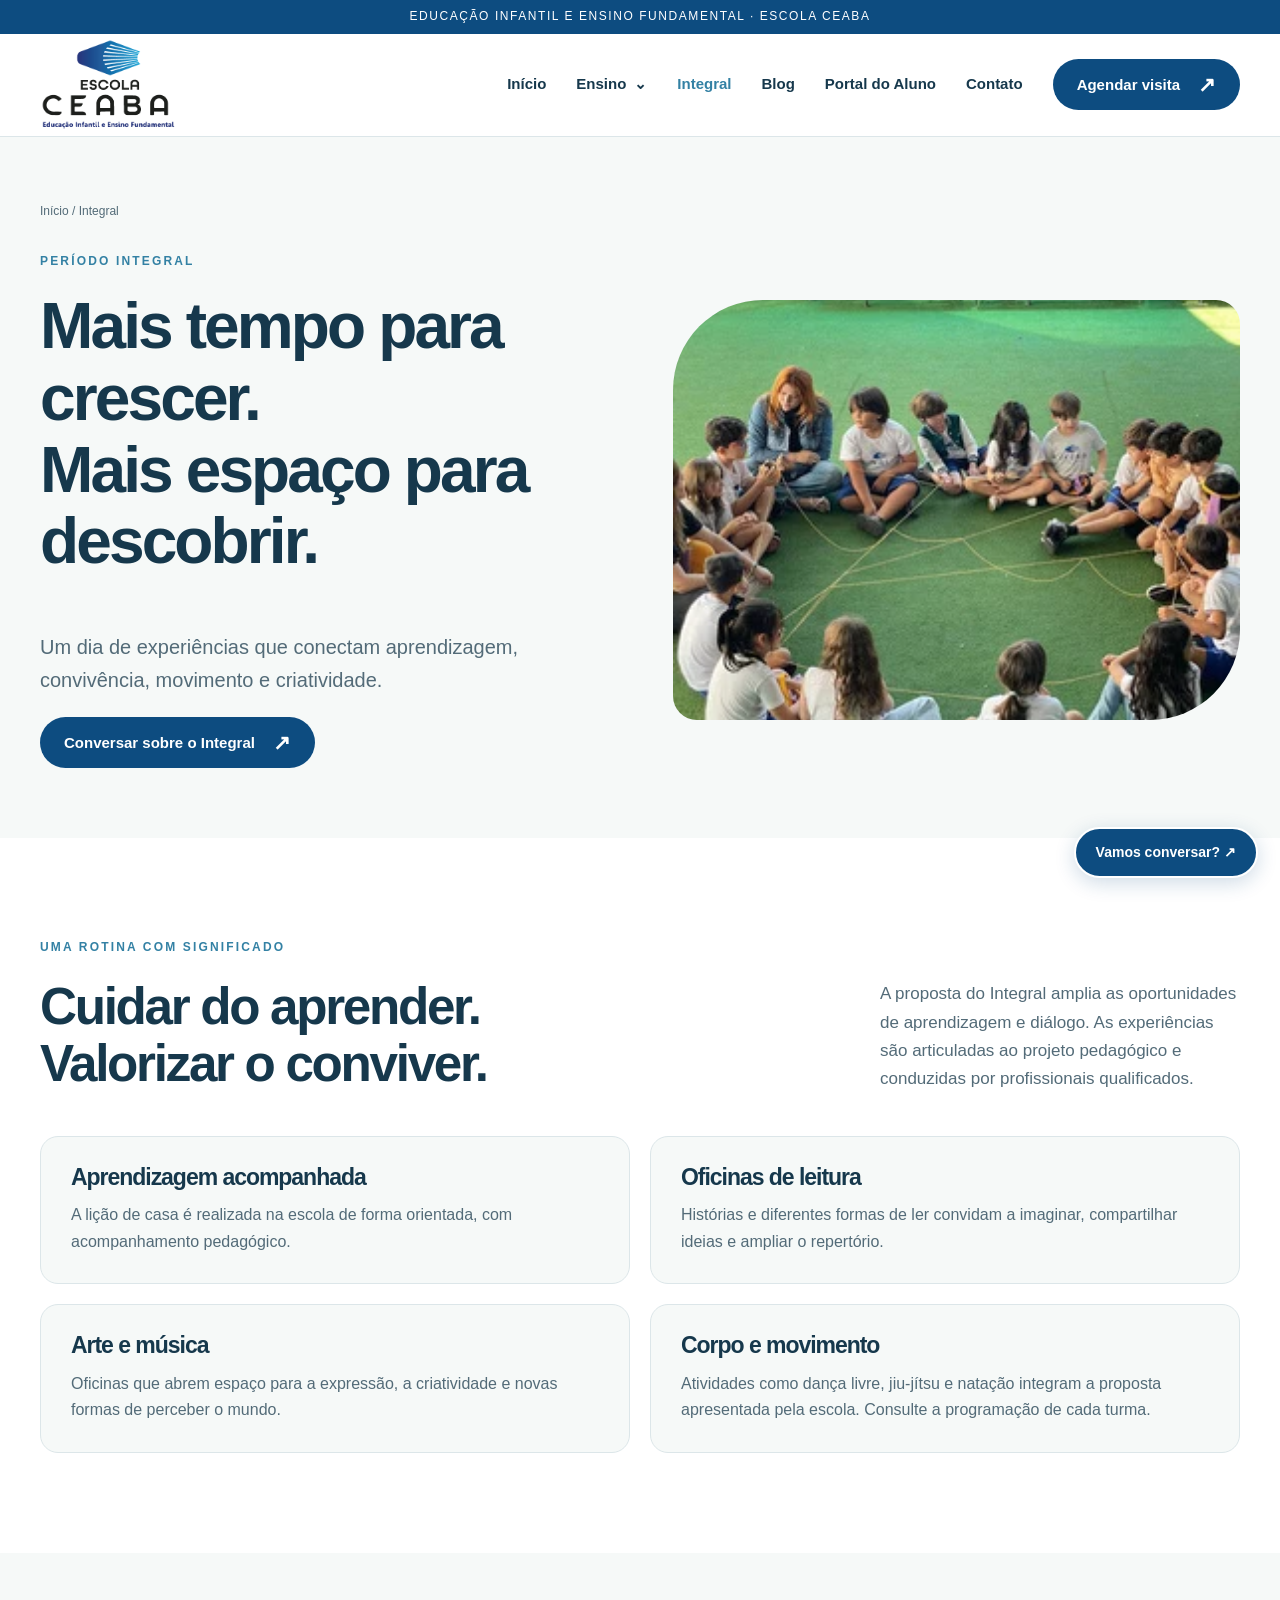
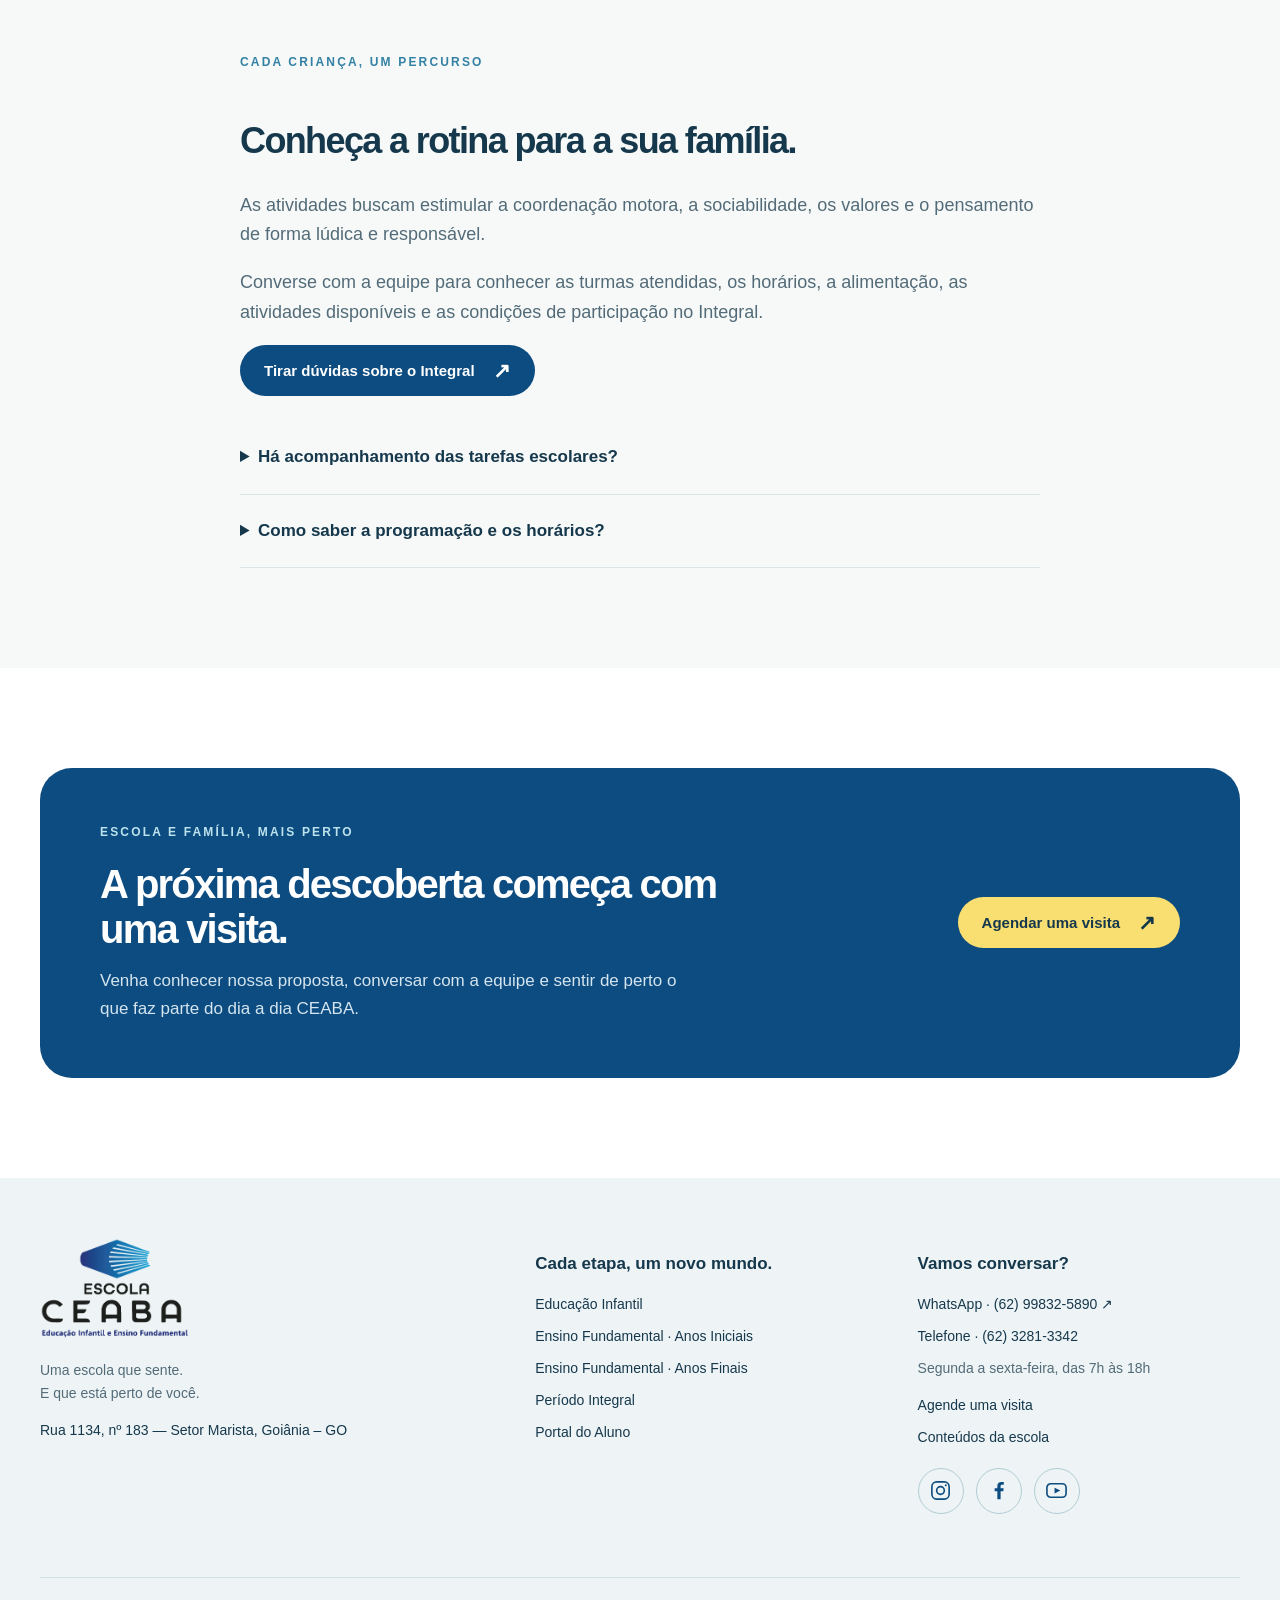
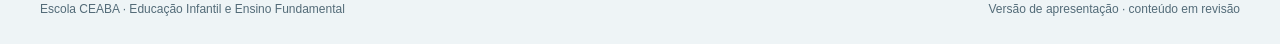
<file: public/integral.html>
<!doctype html>
<html lang="pt-BR"><head><meta charset="utf-8"><meta name="viewport" content="width=device-width,initial-scale=1">
<title>Período Integral | Escola CEABA</title><meta name="description" content="Conheça o Integral da Escola CEABA: acompanhamento pedagógico, convivência, oficinas e atividades para ampliar as experiências de aprendizagem.">
<meta name="robots" content="noindex,nofollow"><meta name="theme-color" content="#0d4c80">
<meta property="og:title" content="Período Integral | Escola CEABA"><meta property="og:description" content="Conheça o Integral da Escola CEABA: acompanhamento pedagógico, convivência, oficinas e atividades para ampliar as experiências de aprendizagem."><meta property="og:type" content="website"><meta property="og:locale" content="pt_BR">
<link rel="icon" href="assets/logo.png"><link rel="stylesheet" href="assets/style.css"><script src="assets/app.js" defer></script></head>
<body><a class="skip" href="#conteudo">Pular para o conteúdo</a><div class="topline">EDUCAÇÃO INFANTIL E ENSINO FUNDAMENTAL · ESCOLA CEABA</div>
<header class="header"><div class="wrap"><a class="brand" href="index.html" aria-label="Escola CEABA — início"><img src="assets/logo.png" alt="Escola CEABA" width="137" height="91"></a>
<button class="mobile-toggle" aria-controls="navigation" aria-expanded="false">Menu ☰</button>
<nav class="nav" id="navigation" aria-label="Navegação principal"><a href="index.html">Início</a><details><summary>Ensino</summary><div class="subnav"><a href="educacao-infantil.html">Educação Infantil</a><a href="anos-iniciais.html">Anos Iniciais · 1º ao 5º</a><a href="anos-finais.html">Anos Finais · 6º ao 9º</a></div></details><a href="integral.html" aria-current="page">Integral</a><a href="blog.html">Blog</a><a href="portal-do-aluno.html">Portal do Aluno</a><a href="contato.html">Contato</a><a class="button " href="https://wa.me/5562998325890?text=Ol%C3%A1%21%20Estou%20entrando%20em%20contato%20atrav%C3%A9s%20do%20SITE%20para%20agendar%20uma%20visita." target="_blank" rel="noopener noreferrer">Agendar visita<span class="arrow" aria-hidden="true">↗</span></a></nav></div></header>
<main id="conteudo"><section class="page-hero"><div class="wrap"><div class="crumb"><a href="index.html">Início</a> / Integral</div><div class="split"><div><span class="eyebrow">PERÍODO INTEGRAL</span><h1>Mais tempo para crescer.<br>Mais espaço para descobrir.</h1><p class="lead">Um dia de experiências que conectam aprendizagem, convivência, movimento e criatividade.</p><a class="button " href="https://wa.me/5562998325890?text=Ol%C3%A1%21%20Estou%20entrando%20em%20contato%20atrav%C3%A9s%20do%20SITE%20para%20agendar%20uma%20visita." target="_blank" rel="noopener noreferrer">Conversar sobre o Integral<span class="arrow" aria-hidden="true">↗</span></a></div><img src="assets/acolhimento.webp" alt="Vivência coletiva de estudantes da Escola CEABA" class="" loading="eager" decoding="async"></div></div></section><section class="section"><div class="wrap"><div class="section-head"><div><span class="eyebrow">UMA ROTINA COM SIGNIFICADO</span><h2>Cuidar do aprender.<br>Valorizar o conviver.</h2></div><p>A proposta do Integral amplia as oportunidades de aprendizagem e diálogo. As experiências são articuladas ao projeto pedagógico e conduzidas por profissionais qualificados.</p></div><div class="projects"><article class="project"><h3>Aprendizagem acompanhada</h3><p>A lição de casa é realizada na escola de forma orientada, com acompanhamento pedagógico.</p></article><article class="project"><h3>Oficinas de leitura</h3><p>Histórias e diferentes formas de ler convidam a imaginar, compartilhar ideias e ampliar o repertório.</p></article><article class="project"><h3>Arte e música</h3><p>Oficinas que abrem espaço para a expressão, a criatividade e novas formas de perceber o mundo.</p></article><article class="project"><h3>Corpo e movimento</h3><p>Atividades como dança livre, jiu-jítsu e natação integram a proposta apresentada pela escola. Consulte a programação de cada turma.</p></article></div></div></section><section class="section soft"><div class="wrap content"><span class="eyebrow">CADA CRIANÇA, UM PERCURSO</span><h2>Conheça a rotina para a sua família.</h2><p>As atividades buscam estimular a coordenação motora, a sociabilidade, os valores e o pensamento de forma lúdica e responsável.</p><p>Converse com a equipe para conhecer as turmas atendidas, os horários, a alimentação, as atividades disponíveis e as condições de participação no Integral.</p><a class="button " href="https://wa.me/5562998325890?text=Ol%C3%A1%21%20Estou%20entrando%20em%20contato%20atrav%C3%A9s%20do%20SITE%20para%20agendar%20uma%20visita." target="_blank" rel="noopener noreferrer">Tirar dúvidas sobre o Integral<span class="arrow" aria-hidden="true">↗</span></a><div class="faq"><details><summary>Há acompanhamento das tarefas escolares?</summary><p>Sim. A proposta inclui acompanhamento pedagógico para a realização orientada da lição de casa na escola.</p></details><details><summary>Como saber a programação e os horários?</summary><p>A equipe da escola orienta sobre a rotina de cada turma, as atividades oferecidas e a disponibilidade. Agende uma conversa pelo WhatsApp.</p></details></div></div></section><section class="section"><div class="wrap"><div class="wide-cta"><div><span class="eyebrow" style="color:#bce3ed">ESCOLA E FAMÍLIA, MAIS PERTO</span><h2>A próxima descoberta começa com uma visita.</h2><p>Venha conhecer nossa proposta, conversar com a equipe e sentir de perto o que faz parte do dia a dia CEABA.</p></div><a class="button yellow" href="https://wa.me/5562998325890?text=Ol%C3%A1%21%20Estou%20entrando%20em%20contato%20atrav%C3%A9s%20do%20SITE%20para%20agendar%20uma%20visita." target="_blank" rel="noopener noreferrer">Agendar uma visita<span class="arrow" aria-hidden="true">↗</span></a></div></div></section></main>
<footer class="footer"><div class="wrap"><div class="footer-grid"><div><img src="assets/logo.png" alt="Escola CEABA" width="150" height="101" loading="lazy"><p>Uma escola que sente.<br>E que está perto de você.</p><a href="https://maps.app.goo.gl/WpX1V1PkWK7XWChd8" target="_blank" rel="noopener noreferrer">Rua 1134, nº 183 — Setor Marista, Goiânia – GO</a></div><div><h3>Cada etapa, um novo mundo.</h3><a href="educacao-infantil.html">Educação Infantil</a><a href="anos-iniciais.html">Ensino Fundamental · Anos Iniciais</a><a href="anos-finais.html">Ensino Fundamental · Anos Finais</a><a href="integral.html">Período Integral</a><a href="portal-do-aluno.html">Portal do Aluno</a></div><div><h3>Vamos conversar?</h3><a href="https://wa.me/5562998325890?text=Ol%C3%A1%21%20Estou%20entrando%20em%20contato%20atrav%C3%A9s%20do%20SITE%20para%20agendar%20uma%20visita." target="_blank" rel="noopener noreferrer">WhatsApp · (62) 99832-5890 ↗</a><a href="tel:+556232813342">Telefone · (62) 3281-3342</a><p>Segunda a sexta-feira, das 7h às 18h</p><a href="contato.html">Agende uma visita</a><a href="blog.html">Conteúdos da escola</a><div class="social-links icon-links" role="group" aria-label="Redes sociais da Escola CEABA"><a href="https://www.instagram.com/escola.ceaba" target="_blank" rel="noopener noreferrer" title="Instagram" aria-label="Instagram da Escola CEABA (abre em nova aba)"><svg viewBox="0 0 24 24" width="23" height="23" fill="none" stroke="currentColor" stroke-width="1.7" aria-hidden="true" focusable="false"><rect x="3" y="3" width="18" height="18" rx="5"/><circle cx="12" cy="12" r="4"/><circle cx="17.5" cy="6.5" r="1" fill="currentColor" stroke="none"/></svg></a><a href="https://www.facebook.com/ceabagoiania" target="_blank" rel="noopener noreferrer" title="Facebook" aria-label="Facebook da Escola CEABA (abre em nova aba)"><svg viewBox="0 0 24 24" width="23" height="23" fill="none" stroke="currentColor" stroke-width="1.7" aria-hidden="true" focusable="false"><path d="M14.2 21v-8.2H17l.4-3.2h-3.2v-2c0-.9.3-1.5 1.6-1.5h1.7V3.2c-.3 0-1.3-.2-2.5-.2-2.5 0-4.2 1.5-4.2 4.3v2.3H8v3.2h2.8V21z" fill="currentColor" stroke="none"/></svg></a><a href="https://www.youtube.com/@escolaceaba/videos" target="_blank" rel="noopener noreferrer" title="YouTube" aria-label="YouTube da Escola CEABA (abre em nova aba)"><svg viewBox="0 0 24 24" width="23" height="23" fill="none" stroke="currentColor" stroke-width="1.7" aria-hidden="true" focusable="false"><rect x="2" y="5" width="20" height="14" rx="4"/><path d="m10 9 6 3-6 3z" fill="currentColor" stroke="none"/></svg></a></div></div></div><div class="footer-bottom"><span>Escola CEABA · Educação Infantil e Ensino Fundamental</span><span>Versão de apresentação · conteúdo em revisão</span></div></div></footer>
<a class="whatsapp" href="https://wa.me/5562998325890?text=Ol%C3%A1%21%20Estou%20entrando%20em%20contato%20atrav%C3%A9s%20do%20SITE%20para%20agendar%20uma%20visita." target="_blank" rel="noopener noreferrer" aria-label="Conversar com a Escola CEABA pelo WhatsApp (abre em nova aba)">Vamos conversar? ↗</a></body></html>
</file>
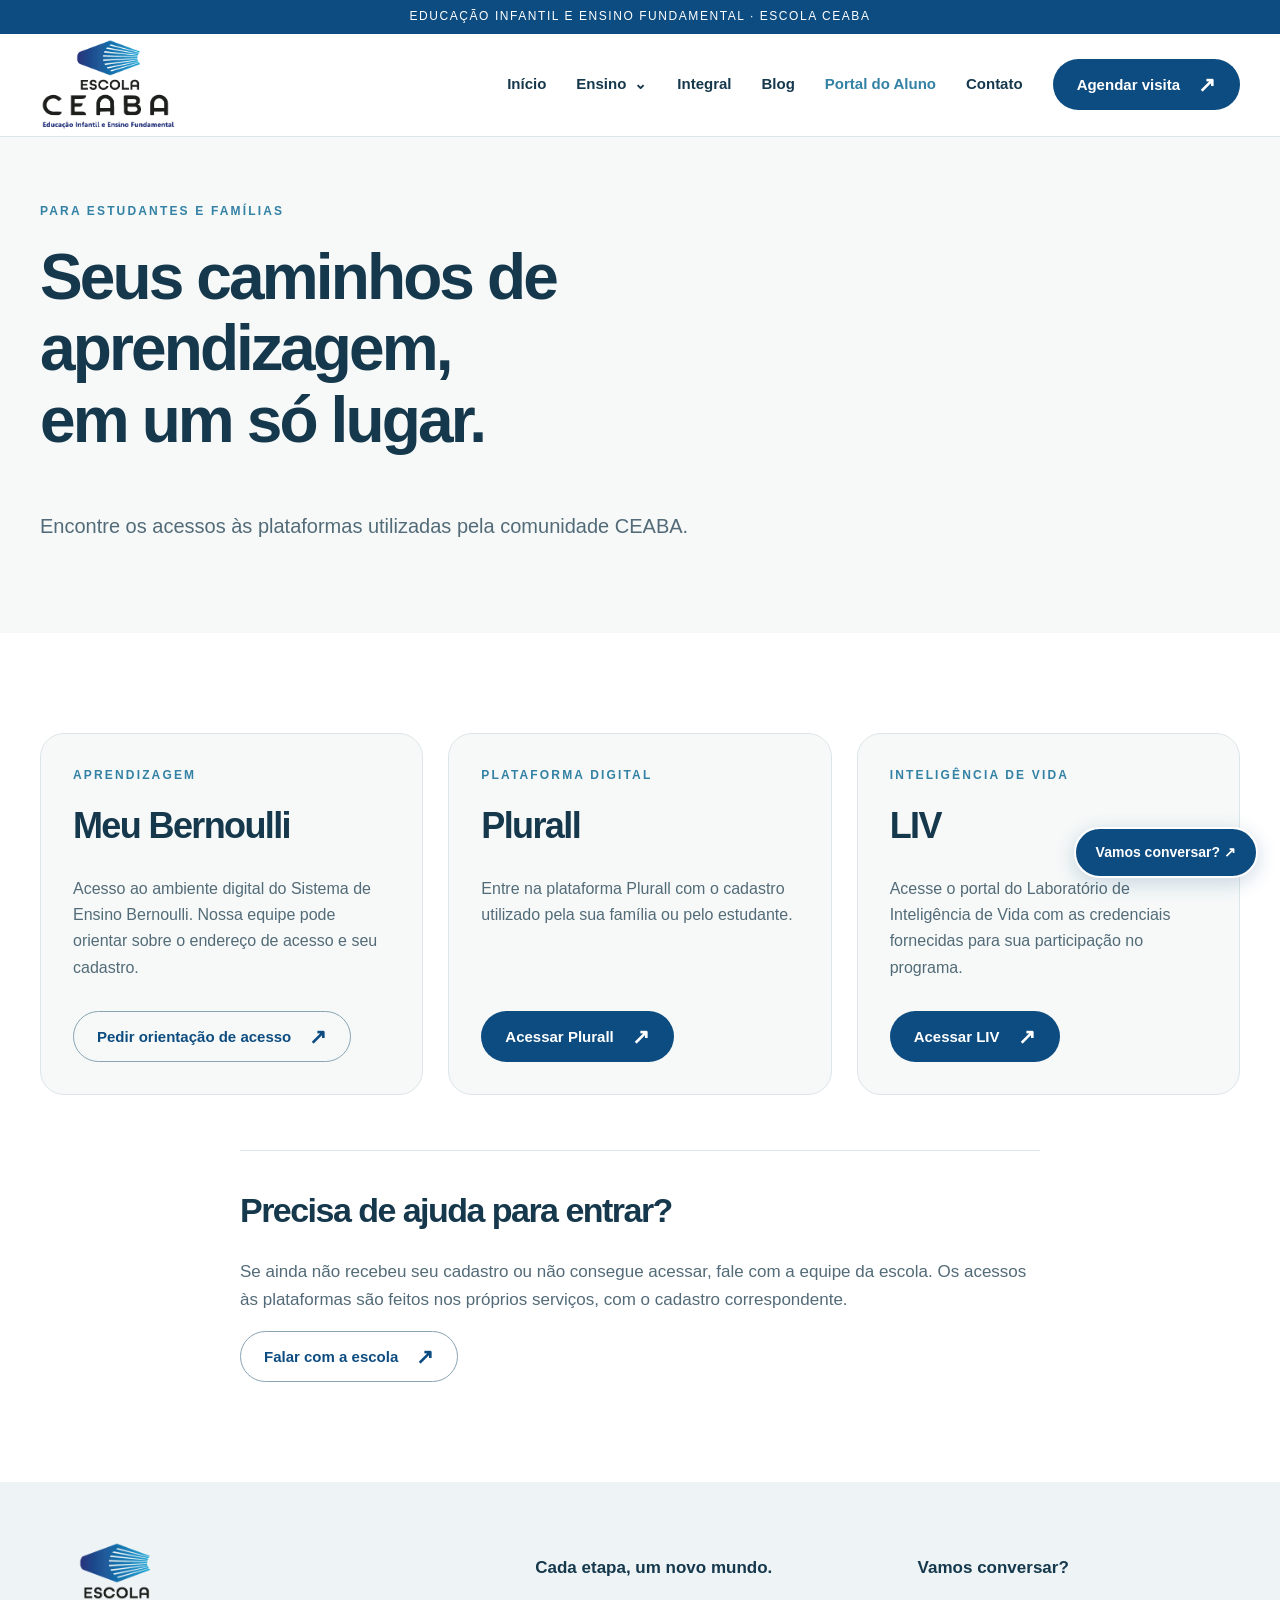
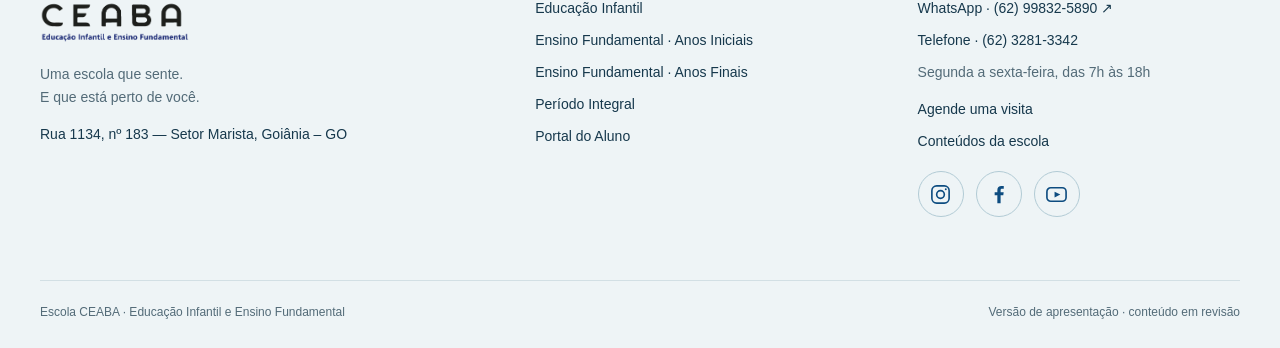
<file: public/portal-do-aluno.html>
<!doctype html>
<html lang="pt-BR"><head><meta charset="utf-8"><meta name="viewport" content="width=device-width,initial-scale=1">
<title>Portal do Aluno | Escola CEABA</title><meta name="description" content="Acessos às plataformas educacionais da comunidade CEABA: Plurall, LIV e orientação sobre o Meu Bernoulli.">
<meta name="robots" content="noindex,nofollow"><meta name="theme-color" content="#0d4c80">
<meta property="og:title" content="Portal do Aluno | Escola CEABA"><meta property="og:description" content="Acessos às plataformas educacionais da comunidade CEABA: Plurall, LIV e orientação sobre o Meu Bernoulli."><meta property="og:type" content="website"><meta property="og:locale" content="pt_BR">
<link rel="icon" href="assets/logo.png"><link rel="stylesheet" href="assets/style.css"><script src="assets/app.js" defer></script></head>
<body><a class="skip" href="#conteudo">Pular para o conteúdo</a><div class="topline">EDUCAÇÃO INFANTIL E ENSINO FUNDAMENTAL · ESCOLA CEABA</div>
<header class="header"><div class="wrap"><a class="brand" href="index.html" aria-label="Escola CEABA — início"><img src="assets/logo.png" alt="Escola CEABA" width="137" height="91"></a>
<button class="mobile-toggle" aria-controls="navigation" aria-expanded="false">Menu ☰</button>
<nav class="nav" id="navigation" aria-label="Navegação principal"><a href="index.html">Início</a><details><summary>Ensino</summary><div class="subnav"><a href="educacao-infantil.html">Educação Infantil</a><a href="anos-iniciais.html">Anos Iniciais · 1º ao 5º</a><a href="anos-finais.html">Anos Finais · 6º ao 9º</a></div></details><a href="integral.html">Integral</a><a href="blog.html">Blog</a><a href="portal-do-aluno.html" aria-current="page">Portal do Aluno</a><a href="contato.html">Contato</a><a class="button " href="https://wa.me/5562998325890?text=Ol%C3%A1%21%20Estou%20entrando%20em%20contato%20atrav%C3%A9s%20do%20SITE%20para%20agendar%20uma%20visita." target="_blank" rel="noopener noreferrer">Agendar visita<span class="arrow" aria-hidden="true">↗</span></a></nav></div></header>
<main id="conteudo"><section class="page-hero"><div class="wrap"><span class="eyebrow">PARA ESTUDANTES E FAMÍLIAS</span><h1>Seus caminhos de aprendizagem,<br>em um só lugar.</h1><p class="lead">Encontre os acessos às plataformas utilizadas pela comunidade CEABA.</p></div></section><section class="section"><div class="wrap"><div class="platforms"><article class="platform-card"><span class="eyebrow">APRENDIZAGEM</span><h2>Meu Bernoulli</h2><p>Acesso ao ambiente digital do Sistema de Ensino Bernoulli. Nossa equipe pode orientar sobre o endereço de acesso e seu cadastro.</p><a class="button outline" href="https://wa.me/5562998325890?text=Ol%C3%A1%21%20Preciso%20de%20orienta%C3%A7%C3%A3o%20para%20acessar%20o%20Meu%20Bernoulli%20da%20Escola%20CEABA." target="_blank" rel="noopener noreferrer">Pedir orientação de acesso<span class="arrow" aria-hidden="true">↗</span></a></article><article class="platform-card"><span class="eyebrow">PLATAFORMA DIGITAL</span><h2>Plurall</h2><p>Entre na plataforma Plurall com o cadastro utilizado pela sua família ou pelo estudante.</p><a class="button " href="https://login.plurall.net/" target="_blank" rel="noopener noreferrer">Acessar Plurall<span class="arrow" aria-hidden="true">↗</span></a></article><article class="platform-card"><span class="eyebrow">INTELIGÊNCIA DE VIDA</span><h2>LIV</h2><p>Acesse o portal do Laboratório de Inteligência de Vida com as credenciais fornecidas para sua participação no programa.</p><a class="button " href="https://portal.inteligenciadevida.com.br/auth/login" target="_blank" rel="noopener noreferrer">Acessar LIV<span class="arrow" aria-hidden="true">↗</span></a></article></div><div class="portal-help"><h2>Precisa de ajuda para entrar?</h2><p>Se ainda não recebeu seu cadastro ou não consegue acessar, fale com a equipe da escola. Os acessos às plataformas são feitos nos próprios serviços, com o cadastro correspondente.</p><a class="button outline" href="https://wa.me/5562998325890?text=Ol%C3%A1%21%20Estou%20entrando%20em%20contato%20atrav%C3%A9s%20do%20SITE%20para%20agendar%20uma%20visita." target="_blank" rel="noopener noreferrer">Falar com a escola<span class="arrow" aria-hidden="true">↗</span></a></div></div></section></main>
<footer class="footer"><div class="wrap"><div class="footer-grid"><div><img src="assets/logo.png" alt="Escola CEABA" width="150" height="101" loading="lazy"><p>Uma escola que sente.<br>E que está perto de você.</p><a href="https://maps.app.goo.gl/WpX1V1PkWK7XWChd8" target="_blank" rel="noopener noreferrer">Rua 1134, nº 183 — Setor Marista, Goiânia – GO</a></div><div><h3>Cada etapa, um novo mundo.</h3><a href="educacao-infantil.html">Educação Infantil</a><a href="anos-iniciais.html">Ensino Fundamental · Anos Iniciais</a><a href="anos-finais.html">Ensino Fundamental · Anos Finais</a><a href="integral.html">Período Integral</a><a href="portal-do-aluno.html">Portal do Aluno</a></div><div><h3>Vamos conversar?</h3><a href="https://wa.me/5562998325890?text=Ol%C3%A1%21%20Estou%20entrando%20em%20contato%20atrav%C3%A9s%20do%20SITE%20para%20agendar%20uma%20visita." target="_blank" rel="noopener noreferrer">WhatsApp · (62) 99832-5890 ↗</a><a href="tel:+556232813342">Telefone · (62) 3281-3342</a><p>Segunda a sexta-feira, das 7h às 18h</p><a href="contato.html">Agende uma visita</a><a href="blog.html">Conteúdos da escola</a><div class="social-links icon-links" role="group" aria-label="Redes sociais da Escola CEABA"><a href="https://www.instagram.com/escola.ceaba" target="_blank" rel="noopener noreferrer" title="Instagram" aria-label="Instagram da Escola CEABA (abre em nova aba)"><svg viewBox="0 0 24 24" width="23" height="23" fill="none" stroke="currentColor" stroke-width="1.7" aria-hidden="true" focusable="false"><rect x="3" y="3" width="18" height="18" rx="5"/><circle cx="12" cy="12" r="4"/><circle cx="17.5" cy="6.5" r="1" fill="currentColor" stroke="none"/></svg></a><a href="https://www.facebook.com/ceabagoiania" target="_blank" rel="noopener noreferrer" title="Facebook" aria-label="Facebook da Escola CEABA (abre em nova aba)"><svg viewBox="0 0 24 24" width="23" height="23" fill="none" stroke="currentColor" stroke-width="1.7" aria-hidden="true" focusable="false"><path d="M14.2 21v-8.2H17l.4-3.2h-3.2v-2c0-.9.3-1.5 1.6-1.5h1.7V3.2c-.3 0-1.3-.2-2.5-.2-2.5 0-4.2 1.5-4.2 4.3v2.3H8v3.2h2.8V21z" fill="currentColor" stroke="none"/></svg></a><a href="https://www.youtube.com/@escolaceaba/videos" target="_blank" rel="noopener noreferrer" title="YouTube" aria-label="YouTube da Escola CEABA (abre em nova aba)"><svg viewBox="0 0 24 24" width="23" height="23" fill="none" stroke="currentColor" stroke-width="1.7" aria-hidden="true" focusable="false"><rect x="2" y="5" width="20" height="14" rx="4"/><path d="m10 9 6 3-6 3z" fill="currentColor" stroke="none"/></svg></a></div></div></div><div class="footer-bottom"><span>Escola CEABA · Educação Infantil e Ensino Fundamental</span><span>Versão de apresentação · conteúdo em revisão</span></div></div></footer>
<a class="whatsapp" href="https://wa.me/5562998325890?text=Ol%C3%A1%21%20Estou%20entrando%20em%20contato%20atrav%C3%A9s%20do%20SITE%20para%20agendar%20uma%20visita." target="_blank" rel="noopener noreferrer" aria-label="Conversar com a Escola CEABA pelo WhatsApp (abre em nova aba)">Vamos conversar? ↗</a></body></html>
</file>
<file: public/assets/style.css>
@charset "UTF-8";
:root{--navy:#0d4c80;--blue:#3381a4;--sky:#86ccdb;--ink:#16384c;--muted:#536b78;--paper:#f6f9f8;--yellow:#f9df72;--line:#dce6e9;--radius:24px}*{box-sizing:border-box}html{scroll-behavior:smooth;scroll-padding-top:120px}body{margin:0;color:var(--ink);font-family:"Trebuchet MS",Arial,sans-serif;font-size:17px;line-height:1.65;background:white}a{color:inherit;text-decoration:none}button{font:inherit;cursor:pointer}img{max-width:100%;display:block}h1,h2,h3,p{margin-top:0}h1,h2,h3{line-height:1.12;letter-spacing:-.045em}h1{font-size:clamp(44px,5.8vw,84px);font-weight:700}h2{font-size:clamp(32px,4vw,53px)}h3{font-size:26px}p{color:var(--muted)}.wrap{width:min(1200px,calc(100% - 64px));margin:auto}.skip{position:fixed;top:-100px;left:16px;padding:12px;background:white;z-index:100}.skip:focus{top:12px}:focus-visible{outline:3px solid #be6a00;outline-offset:5px}.topline{background:var(--navy);color:white;font-size:12px;letter-spacing:.13em;padding:7px;text-align:center}.header{position:sticky;top:0;background:#fffffff5;backdrop-filter:blur(15px);z-index:20;border-bottom:1px solid var(--line)}.header .wrap{display:flex;align-items:center;justify-content:space-between;gap:30px;min-height:102px}.brand img{width:137px;height:91px;object-fit:contain}.nav{display:flex;gap:30px;align-items:center;font-size:15px;font-weight:700}.nav>a:not(.button),.nav summary{padding:16px 0}.nav a[aria-current=page]{color:var(--blue)}.nav details{position:relative}.nav summary{cursor:pointer;list-style:none}.nav summary::after{content:'⌄';margin-left:8px}.subnav{position:absolute;top:100%;left:-22px;min-width:260px;background:white;box-shadow:0 15px 40px #123b5020;padding:14px;border-radius:15px;border:1px solid var(--line)}.subnav a{display:block;padding:12px;border-radius:8px}.subnav a:hover{background:var(--paper)}.button{display:inline-flex;align-items:center;justify-content:center;gap:18px;border:1px solid transparent;background:var(--navy);color:white;border-radius:100px;padding:14px 23px;font-size:15px;font-weight:700;line-height:1.4;transition:background .2s,transform .2s}.button:hover{background:#07395f;transform:translateY(-2px)}.button.light{background:white;color:var(--navy)}.button.yellow{background:var(--yellow);color:var(--ink)}.button.outline{background:transparent;color:var(--navy);border-color:#8aa4b4}.arrow{font-size:21px;line-height:1}.mobile-toggle{display:none}.eyebrow{display:block;text-transform:uppercase;font-size:12px;letter-spacing:.18em;font-weight:700;color:var(--blue);margin-bottom:20px}.hero{background:var(--paper);position:relative;overflow:hidden}.hero-grid{display:grid;grid-template-columns:1.03fr 1fr;gap:50px;align-items:center;padding-top:74px;padding-bottom:76px}.hero h1{margin-bottom:26px}.hero h1 em{font-style:normal;color:var(--blue)}.hero .intro{max-width:480px;font-size:18px;margin-bottom:30px}.hero-actions{display:flex;gap:22px;align-items:center;flex-wrap:wrap}.text-link{font-weight:700;font-size:15px;border-bottom:1px solid #8ca6b5;padding:6px 0}.hero-visual{position:relative;padding:24px 0 34px 30px;min-height:525px}.photo-main{width:78%;height:470px;object-fit:cover;image-rendering:auto;border-radius:150px 150px 26px 26px;position:relative;z-index:2}.photo-small{position:absolute;bottom:0;right:0;width:45%;height:250px;object-fit:cover;border:8px solid var(--paper);border-radius:90px 20px 90px 20px;z-index:3}.visual-circle{width:440px;height:440px;position:absolute;right:-30px;top:15px;border-radius:50%;background:#dceff2}.sun{position:absolute;left:0;top:5px;color:var(--blue);font-size:76px;line-height:1;z-index:3}.photo-note{position:absolute;bottom:5px;left:0;z-index:4;background:white;padding:15px 22px;border-radius:14px;box-shadow:0 6px 25px #173d4912;font-size:13px;line-height:1.4}.photo-note strong{display:block;color:var(--navy);font-size:17px}.hero-bottom{border-top:1px solid var(--line);display:flex;justify-content:space-between;gap:20px;padding:22px 0;font-size:13px;color:var(--muted)}.hero-bottom span::before{content:'✦';color:var(--blue);margin-right:10px}.section{padding:100px 0}.section.soft{background:var(--paper)}.section-head{display:flex;justify-content:space-between;gap:60px;align-items:flex-end;margin-bottom:43px}.section-head h2{max-width:600px;margin-bottom:0}.section-head p{max-width:360px;margin:0}.stages{display:grid;grid-template-columns:repeat(3,1fr);gap:25px}.stage{border-radius:var(--radius);overflow:hidden;background:var(--paper);border:1px solid var(--line);transition:transform .2s}.stage:hover{transform:translateY(-6px)}.stage>img{width:100%;height:270px;object-fit:cover}.stage-body{padding:28px}.stage .label{font-size:12px;color:var(--blue);text-transform:uppercase;letter-spacing:.1em}.stage h3{margin:10px 0 15px}.stage p{font-size:15px}.stage .more{display:flex;align-items:center;justify-content:space-between;font-size:14px;font-weight:700;padding-top:18px;border-top:1px solid var(--line);color:var(--navy)}.split{display:grid;grid-template-columns:1fr 1fr;gap:85px;align-items:center}.split-photo{position:relative}.split-photo>img{width:100%;height:510px;object-fit:cover;border-radius:26px 120px 26px 26px}.caption{margin-top:15px;font-size:12px;letter-spacing:.05em;color:var(--muted)}.quote-mark{font-size:80px;color:var(--sky);line-height:1;display:block}.split p{font-size:18px}.pillars{display:grid;grid-template-columns:repeat(4,1fr);gap:35px}.pillar{border-top:1px solid #9db5c3;padding-top:25px}.pillar-number{color:var(--blue);font-size:13px;margin-bottom:28px;display:block}.pillar h3{font-size:24px;letter-spacing:-.035em}.pillar p{font-size:15px}.wide-cta{background:var(--navy);color:white;border-radius:32px;padding:55px 60px;display:flex;align-items:center;justify-content:space-between;gap:30px;position:relative;overflow:hidden}.wide-cta h2{font-size:40px;max-width:620px;margin-bottom:15px}.wide-cta p{color:#d4e5ef;margin-bottom:0;max-width:590px}.wide-cta .button{flex-shrink:0}.story-grid{display:grid;grid-template-columns:repeat(3,1fr);gap:30px}.story img{width:100%;height:240px;object-fit:cover;border-radius:20px}.story .eyebrow{margin-top:24px;margin-bottom:12px;font-size:10px}.story h3{font-size:26px}.story p{font-size:15px}.story a:hover h3{text-decoration:underline}.footer{padding:60px 0 25px;background:#eef4f6}.footer-grid{display:grid;grid-template-columns:1.35fr 1fr 1fr;gap:60px}.footer img{width:150px;margin-bottom:20px}.footer p,.footer a{font-size:14px}.footer h3{font-size:17px;letter-spacing:0;margin:16px 0 20px}.footer a{display:block;margin:9px 0}.footer a:hover{text-decoration:underline}.footer-bottom{border-top:1px solid #d2dfe4;margin-top:45px;padding-top:22px;display:flex;justify-content:space-between;font-size:12px;color:var(--muted)}.whatsapp{position:fixed;bottom:22px;right:22px;z-index:30;background:var(--navy);color:white;box-shadow:0 5px 20px #0d4c8033;border:2px solid white;border-radius:40px;padding:12px 20px;font-size:14px;font-weight:700}.page-hero{padding:65px 0 70px;background:var(--paper)}.crumb{font-size:12px;color:var(--muted);margin-bottom:30px}.page-hero h1{font-size:clamp(40px,5vw,65px);max-width:800px}.page-hero .lead{font-size:20px;max-width:700px}.page-hero .split{gap:65px}.page-hero img{width:100%;height:420px;object-fit:cover;border-radius:90px 24px 90px 24px}.age{display:inline-block;margin-bottom:18px;border:1px solid #b2cbd5;border-radius:40px;padding:6px 14px;color:var(--blue);font-size:13px}.content{max-width:800px;margin:auto}.content h2{font-size:36px;margin-top:48px}.content p{font-size:18px}.projects{display:grid;grid-template-columns:1fr 1fr;gap:20px}.project{padding:28px 30px;background:var(--paper);border-radius:18px;border:1px solid var(--line)}.project h3{font-size:23px;margin-bottom:12px}.project p{font-size:16px;margin:0}.schedule{display:flex;gap:35px;padding:28px 0;border-top:1px solid var(--line);border-bottom:1px solid var(--line);margin:35px 0}.schedule strong{display:block;color:var(--navy)}.faq{margin-top:25px}.faq details{border-bottom:1px solid var(--line);padding:22px 0}.faq summary{font-weight:700;cursor:pointer}.faq p{padding-top:15px;margin-bottom:0}.contact-grid{display:grid;grid-template-columns:1fr 1fr;gap:50px}.contact-box{border:1px solid var(--line);border-radius:24px;padding:36px}.contact-box h2{font-size:30px}.contact-box ul{padding-left:20px;color:var(--muted)}.notice{background:#fff9e7;padding:20px 25px;border-left:3px solid #e8c45c;border-radius:5px;color:#615337;font-size:14px}.article-meta{font-size:12px;text-transform:uppercase;letter-spacing:.12em;color:var(--blue)}.article-cover{width:100%;max-height:480px;object-fit:cover;border-radius:24px;margin-bottom:45px}.article-nav{margin-bottom:30px}.visually-hidden{position:absolute;width:1px;height:1px;overflow:hidden;clip:rect(0,0,0,0)}
@media(min-width:1450px){.hero-grid{padding-top:90px;padding-bottom:90px}}@media(max-width:1000px){.nav{gap:18px}.header .wrap{gap:20px}.hero-grid{gap:20px}.hero-visual{min-height:450px}.photo-main{height:390px}.photo-small{height:220px}.visual-circle{width:330px;height:330px}.split{gap:40px}.pillars{grid-template-columns:1fr 1fr}.stage>img{height:220px}.stage-body{padding:22px}.wide-cta{padding:40px}.wide-cta h2{font-size:34px}.nav .button{padding:12px 17px}}
@media(max-width:760px){.wrap{width:calc(100% - 36px)}.topline{font-size:10px}.header .wrap{min-height:82px}.brand img{width:111px;height:73px}.mobile-toggle{display:block;padding:10px 16px;background:white;border:1px solid var(--line);border-radius:30px;font-size:14px}.nav{display:none;position:absolute;top:100%;left:0;width:100%;background:white;padding:20px;box-shadow:0 20px 30px #123b5015;align-items:stretch;gap:7px;border-bottom:1px solid var(--line)}.nav.open{display:flex;flex-direction:column}.nav>a:not(.button),.nav summary{padding:10px}.subnav{position:static;box-shadow:none;margin-bottom:10px;min-width:0;border:0;background:var(--paper)}.hero-grid{grid-template-columns:1fr;padding-top:45px;padding-bottom:35px}.hero h1{font-size:52px;max-width:520px}.hero .intro{font-size:17px}.hero-visual{width:min(500px,100%);margin:20px auto 0;min-height:400px;padding-left:20px}.photo-main{height:350px}.photo-small{height:205px}.visual-circle{right:0;width:300px;height:300px}.sun{font-size:60px}.photo-note{padding:12px 16px;font-size:11px}.photo-note strong{font-size:15px}.hero-bottom{flex-wrap:wrap;justify-content:center;gap:10px 22px;font-size:11px}.section{padding:62px 0}.section-head{display:block;margin-bottom:30px}.section-head p{margin-top:22px}.stages,.story-grid{grid-template-columns:1fr}.stage{display:grid;grid-template-columns:38% 1fr}.stage>img{height:100%;min-height:280px}.stage-body{padding:22px}.stage h3{font-size:27px}.split,.contact-grid{grid-template-columns:1fr;gap:35px}.split-photo>img{height:390px}.split h2{font-size:36px}.pillar-number{margin-bottom:18px}.pillar h3{font-size:23px}.pillars{gap:25px}.wide-cta{display:block;padding:33px 27px;border-radius:24px}.wide-cta h2{font-size:33px}.wide-cta .button{margin-top:25px}.story-grid{gap:40px}.story{display:grid;grid-template-columns:1fr}.story img{height:270px}.footer-grid{grid-template-columns:1fr;gap:20px}.footer-bottom{display:block;padding-bottom:55px}.footer-bottom span{display:block;margin-bottom:7px}.whatsapp{font-size:12px;padding:10px 15px;right:14px;bottom:14px}.page-hero{padding:40px 0 45px}.page-hero .split{gap:30px}.page-hero h1{font-size:44px}.page-hero img{height:320px}.projects{grid-template-columns:1fr}.schedule{flex-direction:column;gap:15px}.content h2{font-size:30px}.contact-box{padding:26px}}@media(prefers-reduced-motion:reduce){html{scroll-behavior:auto}*,*::before,*::after{transition:none!important;animation:none!important}}

.social-links{display:flex;flex-wrap:wrap;gap:8px 18px;margin:18px 0}.social-links a{font-size:14px;color:var(--navy);text-decoration:underline;text-underline-offset:4px}

.story.cover-square img{height:auto;aspect-ratio:1;object-fit:contain;background:var(--paper)}
.article-cover.square-cover{width:min(600px,100%);max-height:none;height:auto;aspect-ratio:1;object-fit:contain;margin:0 auto 50px;border-radius:20px}
.article-body h2{font-size:clamp(26px,3vw,36px);line-height:1.2}
.article-body p,.article-body li{font-size:18px;line-height:1.8}
.article-body ul,.article-body ol{color:var(--muted);padding-left:28px;margin:25px 0 35px}
.article-body li{padding-left:5px;margin:12px 0}
.article-body blockquote{margin:32px 0;padding:24px 28px;border-left:4px solid var(--sky);background:var(--paper);border-radius:0 16px 16px 0}
.article-body blockquote p{margin:0;color:var(--navy)}

.social-links.icon-links{gap:12px;align-items:center}
.social-links.icon-links a{display:inline-flex;align-items:center;justify-content:center;width:46px;height:46px;margin:0;border:1px solid #b2cbd5;border-radius:50%;color:var(--navy);text-decoration:none;transition:background .2s,color .2s}
.social-links.icon-links a:hover{background:var(--navy);color:white;border-color:var(--navy)}

.testimonials{display:grid;grid-template-columns:repeat(3,1fr);gap:25px}
.testimonial{margin:0;padding:30px;background:var(--paper);border:1px solid var(--line);border-radius:24px;display:flex;flex-direction:column}
.testimonial .quote-mark{font-size:70px;height:52px}
.testimonial blockquote{margin:0 0 30px;font-size:19px;line-height:1.65;color:var(--ink)}
.testimonial figcaption{font-size:14px;font-weight:700;color:var(--navy);margin-top:auto}
.instagram-invite{border-top:1px solid var(--line);padding-top:35px;display:flex;gap:35px;justify-content:space-between;align-items:center}
.instagram-invite h3{font-size:30px}.instagram-invite p{margin-bottom:0;max-width:650px}.instagram-invite .button{flex-shrink:0}
.instagram-widget{margin-bottom:30px;overflow:hidden;border-radius:20px;background:white}
.platforms{display:grid;grid-template-columns:repeat(3,1fr);gap:25px}
.platform-card{border:1px solid var(--line);padding:32px;border-radius:24px;display:flex;flex-direction:column;background:var(--paper)}
.platform-card h2{font-size:36px}.platform-card p{font-size:16px;margin-bottom:30px}.platform-card .button{margin-top:auto;align-self:flex-start}
.portal-help{margin:55px auto 0;max-width:800px;border-top:1px solid var(--line);padding-top:40px}.portal-help h2{font-size:34px}
.contact-location address{font-style:normal;font-size:21px;line-height:1.7;margin-bottom:25px}.contact-location address span{font-size:16px;color:var(--muted)}
.contact-location h3{font-size:24px;margin-top:35px}.contact-number{font-size:18px}.contact-separator{border-top:1px solid var(--line);margin:30px 0}.contact-box .contact-separator+h3{font-size:22px}
@media(max-width:1050px){.mobile-toggle{display:block;padding:10px 16px;background:white;border:1px solid var(--line);border-radius:30px;font-size:14px}.nav{display:none;position:absolute;top:100%;left:0;width:100%;max-height:calc(100dvh - 100px);overflow:auto;background:white;padding:20px;box-shadow:0 20px 30px #123b5015;align-items:stretch;gap:7px;border-bottom:1px solid var(--line)}.nav.open{display:flex;flex-direction:column}.nav>a:not(.button),.nav summary{padding:10px}.subnav{position:static;box-shadow:none;margin-bottom:10px;min-width:0;border:0;background:var(--paper)}}
@media(max-width:760px){.testimonials,.platforms{grid-template-columns:1fr}.instagram-invite{display:block}.instagram-invite .button{margin-top:25px}.testimonial{padding:25px}.platform-card{padding:28px}.contact-location address{font-size:19px}}
</file>
